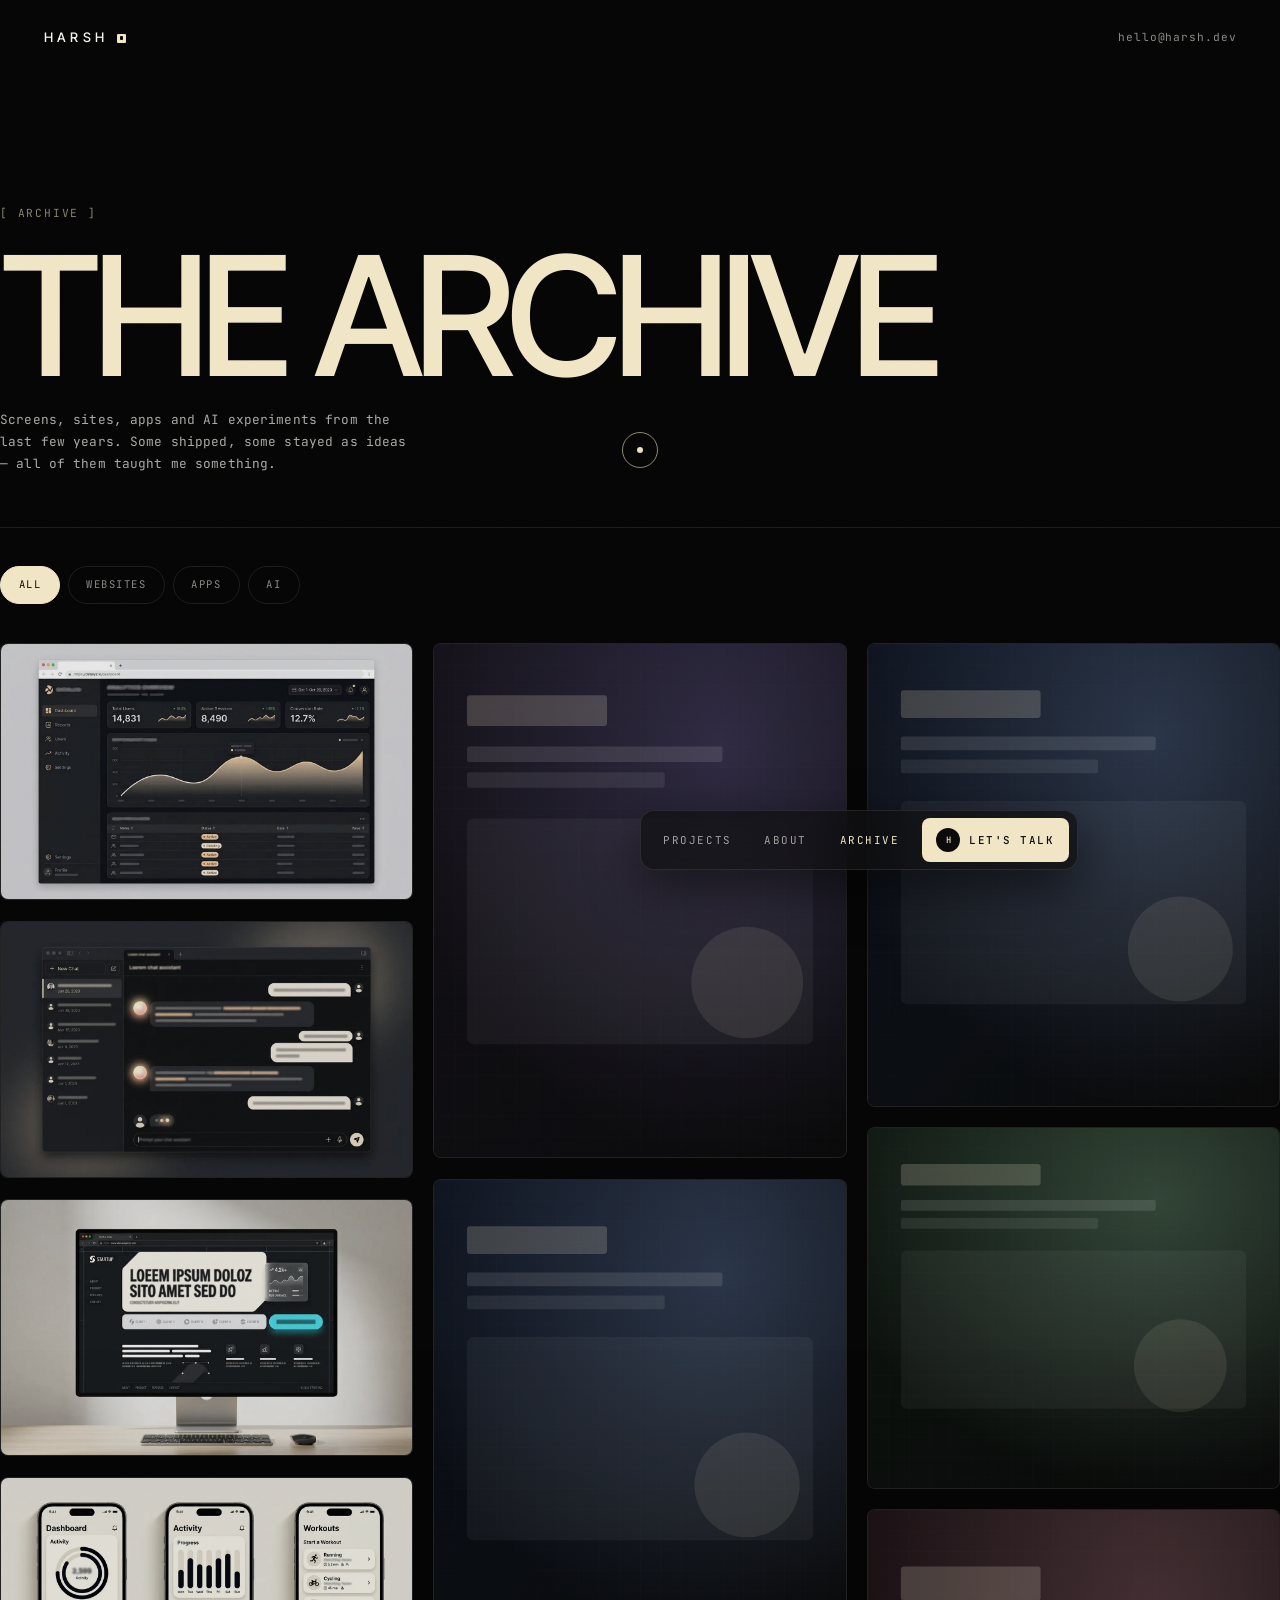
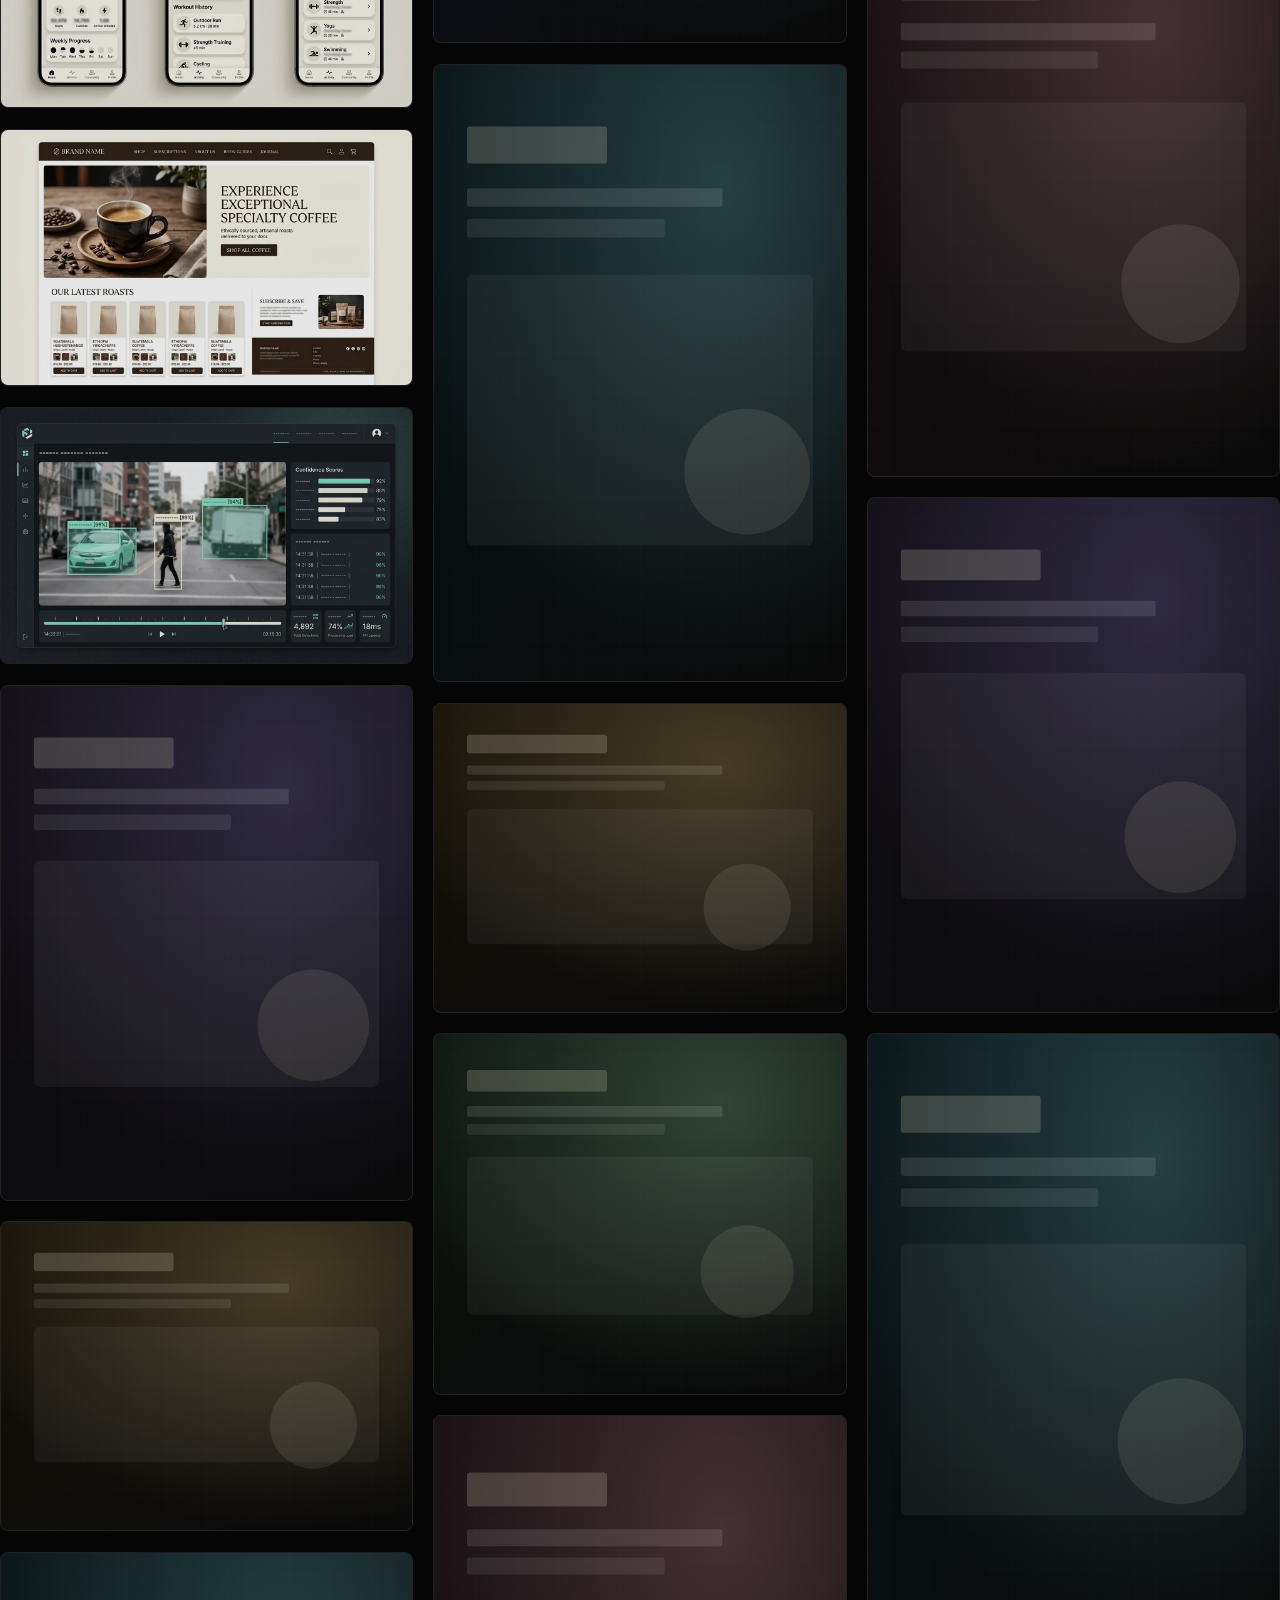
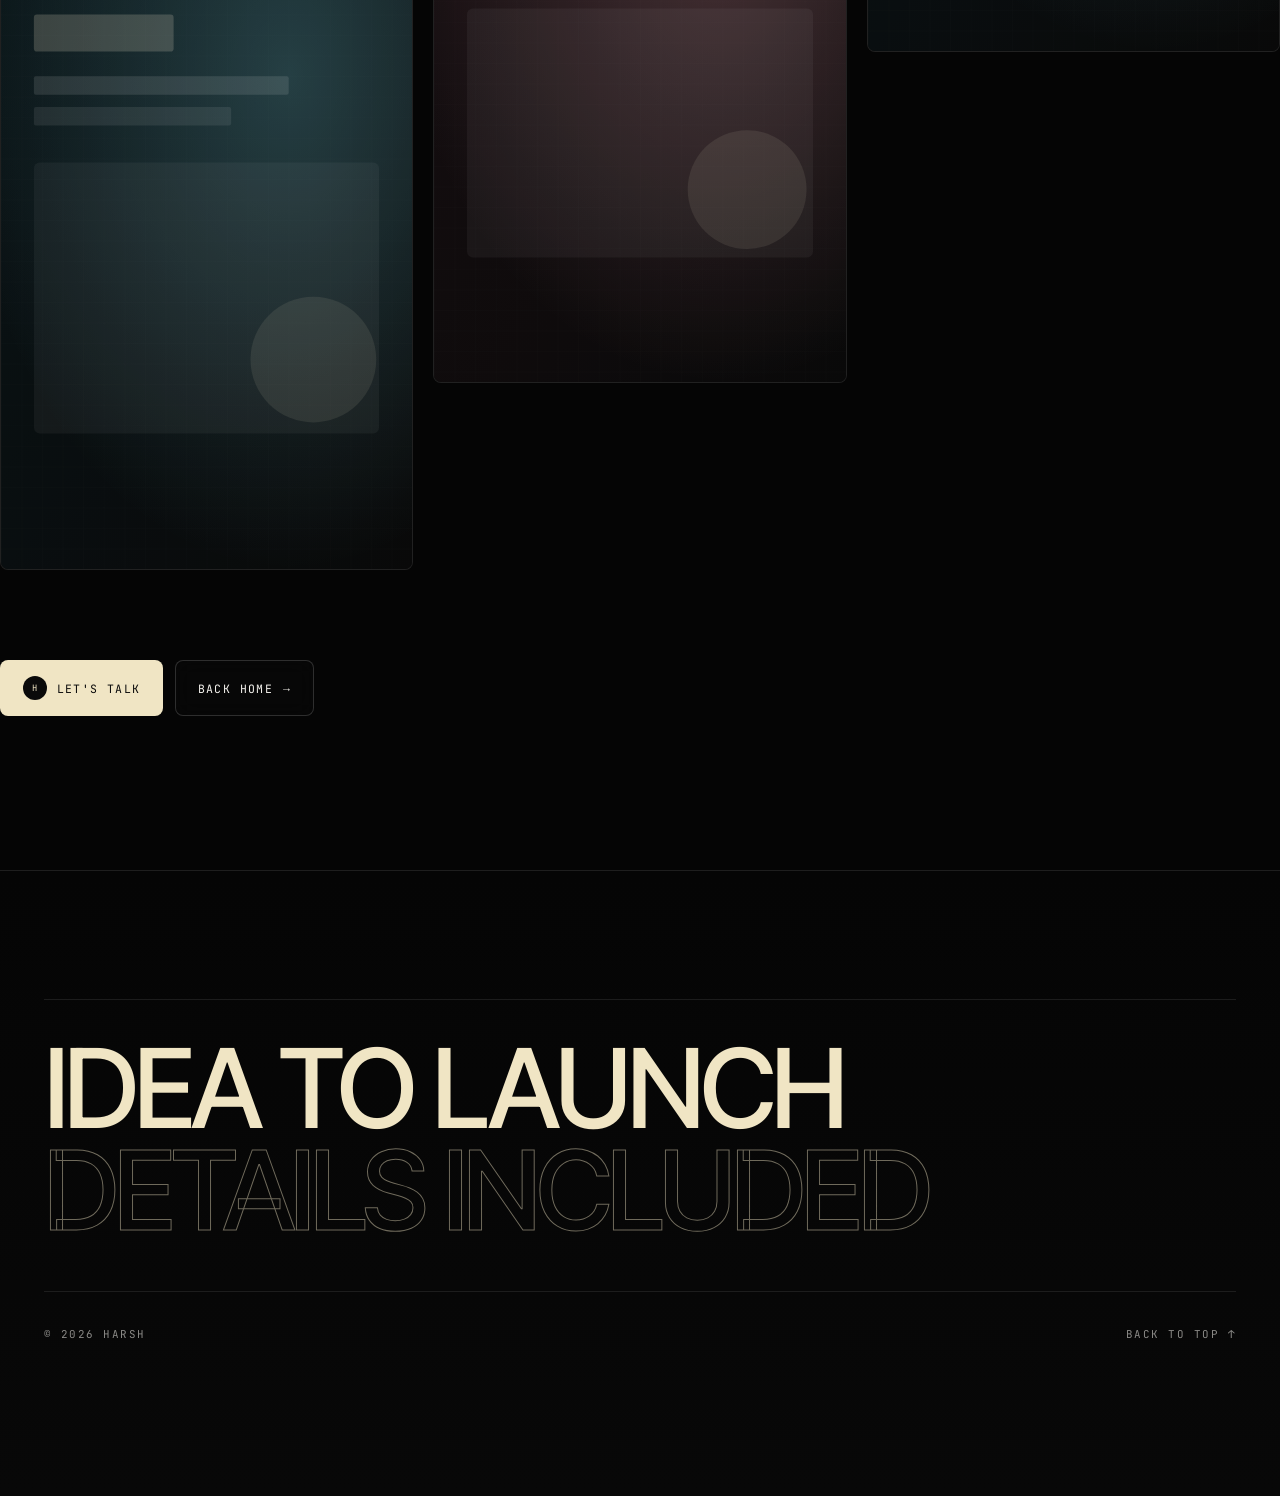
<file: archive.html>
<!DOCTYPE html>
<html lang="en">
<head>
<meta charset="UTF-8">
<script>document.documentElement.classList.add('js');</script>

<meta name="viewport" content="width=device-width, initial-scale=1, viewport-fit=cover">
<title>Archive — Harsh</title>
<meta name="description" content="The archive: websites, apps and AI experiments by Harsh.">
<meta name="theme-color" content="#050505">
<meta property="og:image" content="assets/img/og.png">
<meta property="og:image:width" content="1200">
<meta property="og:image:height" content="630">
<meta name="twitter:card" content="summary_large_image">
<meta name="twitter:title" content="Harsh — Websites, Apps & AI">
<meta name="twitter:description" content="Web developer building websites, apps and AI products.">
<meta name="twitter:image" content="assets/img/og.png">
<meta property="og:title" content="Archive — Harsh">
<meta property="og:description" content="Archive — Harsh — project case study by Harsh.">
<meta property="og:type" content="website">
<link rel="icon" href="assets/img/favicon.svg" type="image/svg+xml">
<link rel="stylesheet" href="assets/css/styles.css">
</head>
<body class="is-loading">

<div class="grain" aria-hidden="true"></div>
<div class="cursor" id="cursor" aria-hidden="true"><span class="cursor__dot"></span><span class="cursor__ring"></span></div>

<header class="topbar">
  <a class="topbar__logo" href="index.html" aria-label="Harsh — home">
    <span class="topbar__logoText">HARSH</span><span class="glyph glyph--sm" aria-hidden="true"></span>
  </a>
  <div class="topbar__right">
    <a class="topbar__mail" href="mailto:hello@harsh.dev">hello@harsh.dev</a>
  </div>
</header>

<main class="archive shell" id="top">
  <header class="archive__head">
    <p class="label">[ Archive ]</p>
    <h1 class="archive__title">The archive</h1>
    <p class="mono-sm archive__sub">Screens, sites, apps and AI experiments from the last few years. Some shipped, some stayed as ideas — all of them taught me something.</p>
  </header>

  <div class="filters" role="tablist" aria-label="Filter work by type">
    <button type="button" class="is-active" data-filter="all">All</button>
    <button type="button" data-filter="websites">Websites</button>
    <button type="button" data-filter="apps">Apps</button>
    <button type="button" data-filter="ai">AI</button>
  </div>

  <div class="archive__grid">
    <figure class="tile" data-title="Nova — Analytics dashboard" data-cat="apps ai">
      <img src="assets/img/project-nova.webp" alt="Nova analytics dashboard" loading="lazy">
      <figcaption><span>Nova — Analytics dashboard</span><span>App · AI</span></figcaption>
    </figure>

    <figure class="tile" data-title="Aria — AI support agent" data-cat="ai apps">
      <img src="assets/img/project-aria.webp" alt="Aria AI support agent" loading="lazy">
      <figcaption><span>Aria — AI support agent</span><span>AI</span></figcaption>
    </figure>

    <figure class="tile" data-title="Cadence — Startup website" data-cat="websites">
      <img src="assets/img/project-cadence.webp" alt="Cadence startup website" loading="lazy">
      <figcaption><span>Cadence — Startup website</span><span>Website</span></figcaption>
    </figure>

    <figure class="tile" data-title="Fitloop — Fitness app" data-cat="apps">
      <img src="assets/img/project-fitloop.webp" alt="Fitloop fitness app" loading="lazy">
      <figcaption><span>Fitloop — Fitness app</span><span>App</span></figcaption>
    </figure>

    <figure class="tile" data-title="Brew &amp; Co. — Coffee store" data-cat="websites">
      <img src="assets/img/project-brew.webp" alt="Brew and Co coffee store" loading="lazy">
      <figcaption><span>Brew &amp; Co. — Coffee store</span><span>Website</span></figcaption>
    </figure>

    <figure class="tile" data-title="Vision — Computer vision platform" data-cat="ai apps">
      <img src="assets/img/project-vision.webp" alt="Vision computer vision platform" loading="lazy">
      <figcaption><span>Vision — CV platform</span><span>AI</span></figcaption>
    </figure>

    <!-- placeholder tiles — swap the src/figcaption with real screenshots -->
    <figure class="tile" data-title="Onboarding flow for a SaaS product" data-cat="apps">
      <img src="assets/img/tile-01.svg" alt="Onboarding flow screens" loading="lazy">
      <figcaption><span>Onboarding flow</span><span>App</span></figcaption>
    </figure>

    <figure class="tile" data-title="Pricing page experiment" data-cat="websites">
      <img src="assets/img/tile-02.svg" alt="Pricing page experiment" loading="lazy">
      <figcaption><span>Pricing experiment</span><span>Website</span></figcaption>
    </figure>

    <figure class="tile" data-title="Chat playground for an LLM product" data-cat="ai">
      <img src="assets/img/tile-03.svg" alt="LLM chat playground" loading="lazy">
      <figcaption><span>LLM playground</span><span>AI</span></figcaption>
    </figure>

    <figure class="tile" data-title="Design system — buttons and inputs" data-cat="websites apps">
      <img src="assets/img/tile-01.svg" alt="Design system components" loading="lazy">
      <figcaption><span>Design system</span><span>Systems</span></figcaption>
    </figure>

    <figure class="tile" data-title="Fintech landing page" data-cat="websites">
      <img src="assets/img/tile-04.svg" alt="Fintech landing page" loading="lazy">
      <figcaption><span>Fintech landing</span><span>Website</span></figcaption>
    </figure>

    <figure class="tile" data-title="Automated invoice generator" data-cat="ai apps">
      <img src="assets/img/tile-03.svg" alt="Invoice generator tool" loading="lazy">
      <figcaption><span>Invoice generator</span><span>AI · Tool</span></figcaption>
    </figure>

    <figure class="tile" data-title="Booking flow for a service business" data-cat="apps websites">
      <img src="assets/img/tile-02.svg" alt="Booking flow" loading="lazy">
      <figcaption><span>Booking flow</span><span>App</span></figcaption>
    </figure>

    <figure class="tile" data-title="Docs site for a developer tool" data-cat="websites">
      <img src="assets/img/tile-05.svg" alt="Developer documentation site" loading="lazy">
      <figcaption><span>Docs site</span><span>Website</span></figcaption>
    </figure>

    <figure class="tile" data-title="Voice AI demo" data-cat="ai">
      <img src="assets/img/tile-06.svg" alt="Voice AI demo" loading="lazy">
      <figcaption><span>Voice AI demo</span><span>AI</span></figcaption>
    </figure>

    <figure class="tile" data-title="Mobile navigation patterns" data-cat="apps">
      <img src="assets/img/tile-04.svg" alt="Mobile navigation patterns" loading="lazy">
      <figcaption><span>Mobile nav patterns</span><span>App</span></figcaption>
    </figure>

    <figure class="tile" data-title="Analytics charts library" data-cat="apps ai">
      <img src="assets/img/tile-05.svg" alt="Charts library" loading="lazy">
      <figcaption><span>Charts library</span><span>App</span></figcaption>
    </figure>

    <figure class="tile" data-title="Portfolio 2025" data-cat="websites">
      <img src="assets/img/tile-06.svg" alt="Portfolio 2025" loading="lazy">
      <figcaption><span>Portfolio '25</span><span>Website</span></figcaption>
    </figure>

    <figure class="tile" data-title="Auth screens — login, signup, reset" data-cat="apps">
      <img src="assets/img/tile-01.svg" alt="Auth screens" loading="lazy">
      <figcaption><span>Auth screens</span><span>App</span></figcaption>
    </figure>

    <figure class="tile" data-title="Email templates for a product launch" data-cat="websites">
      <img src="assets/img/tile-03.svg" alt="Email templates" loading="lazy">
      <figcaption><span>Email templates</span><span>Marketing</span></figcaption>
    </figure>
  </div>

  <div class="cta__actions" style="justify-content:flex-start;margin-top:clamp(50px,7vw,90px)">
    <a class="btn btn--cream" href="mailto:hello@harsh.dev"><span class="avatar avatar--btn" data-initials="H"></span>Let's talk</a>
    <a class="btn btn--ghost" href="index.html">Back home <span aria-hidden="true">→</span></a>
  </div>
</main>

<footer class="footer">
  <div class="shell">
    <div class="footer__huge" aria-hidden="true">
      <span>IDEA TO LAUNCH</span>
      <span class="is-outline">DETAILS INCLUDED</span>
    </div>
    <div class="footer__bottom">
      <p class="mono-xs">© <span data-year>2026</span> harsh</p>
      <a class="mono-xs footer__top-link" href="#top">Back to top ↑</a>
    </div>
  </div>
</footer>

<nav class="dock" aria-label="Primary">
  <div class="dock__inner">
    <a href="index.html#featured">Projects</a>
    <a href="index.html#about">About</a>
    <a href="archive.html" class="is-active">Archive</a>
    <a class="dock__cta" href="mailto:hello@harsh.dev"><span class="avatar avatar--btn" data-initials="H"></span>Let's talk</a>
  </div>
</nav>

<div class="lightbox" id="lightbox" hidden role="dialog" aria-modal="true" aria-label="Project preview">
  <button class="lightbox__close" type="button">Close ✕</button>
  <div>
    <img src="assets/img/project-nova.webp" alt="">
    <div class="lightbox__bar">
      <span class="mono-xs" data-lb-title></span>
      <span class="mono-xs" data-lb-cat></span>
    </div>
  </div>
</div>

<script src="assets/js/main.js"></script>
</body>
</html>
</file>
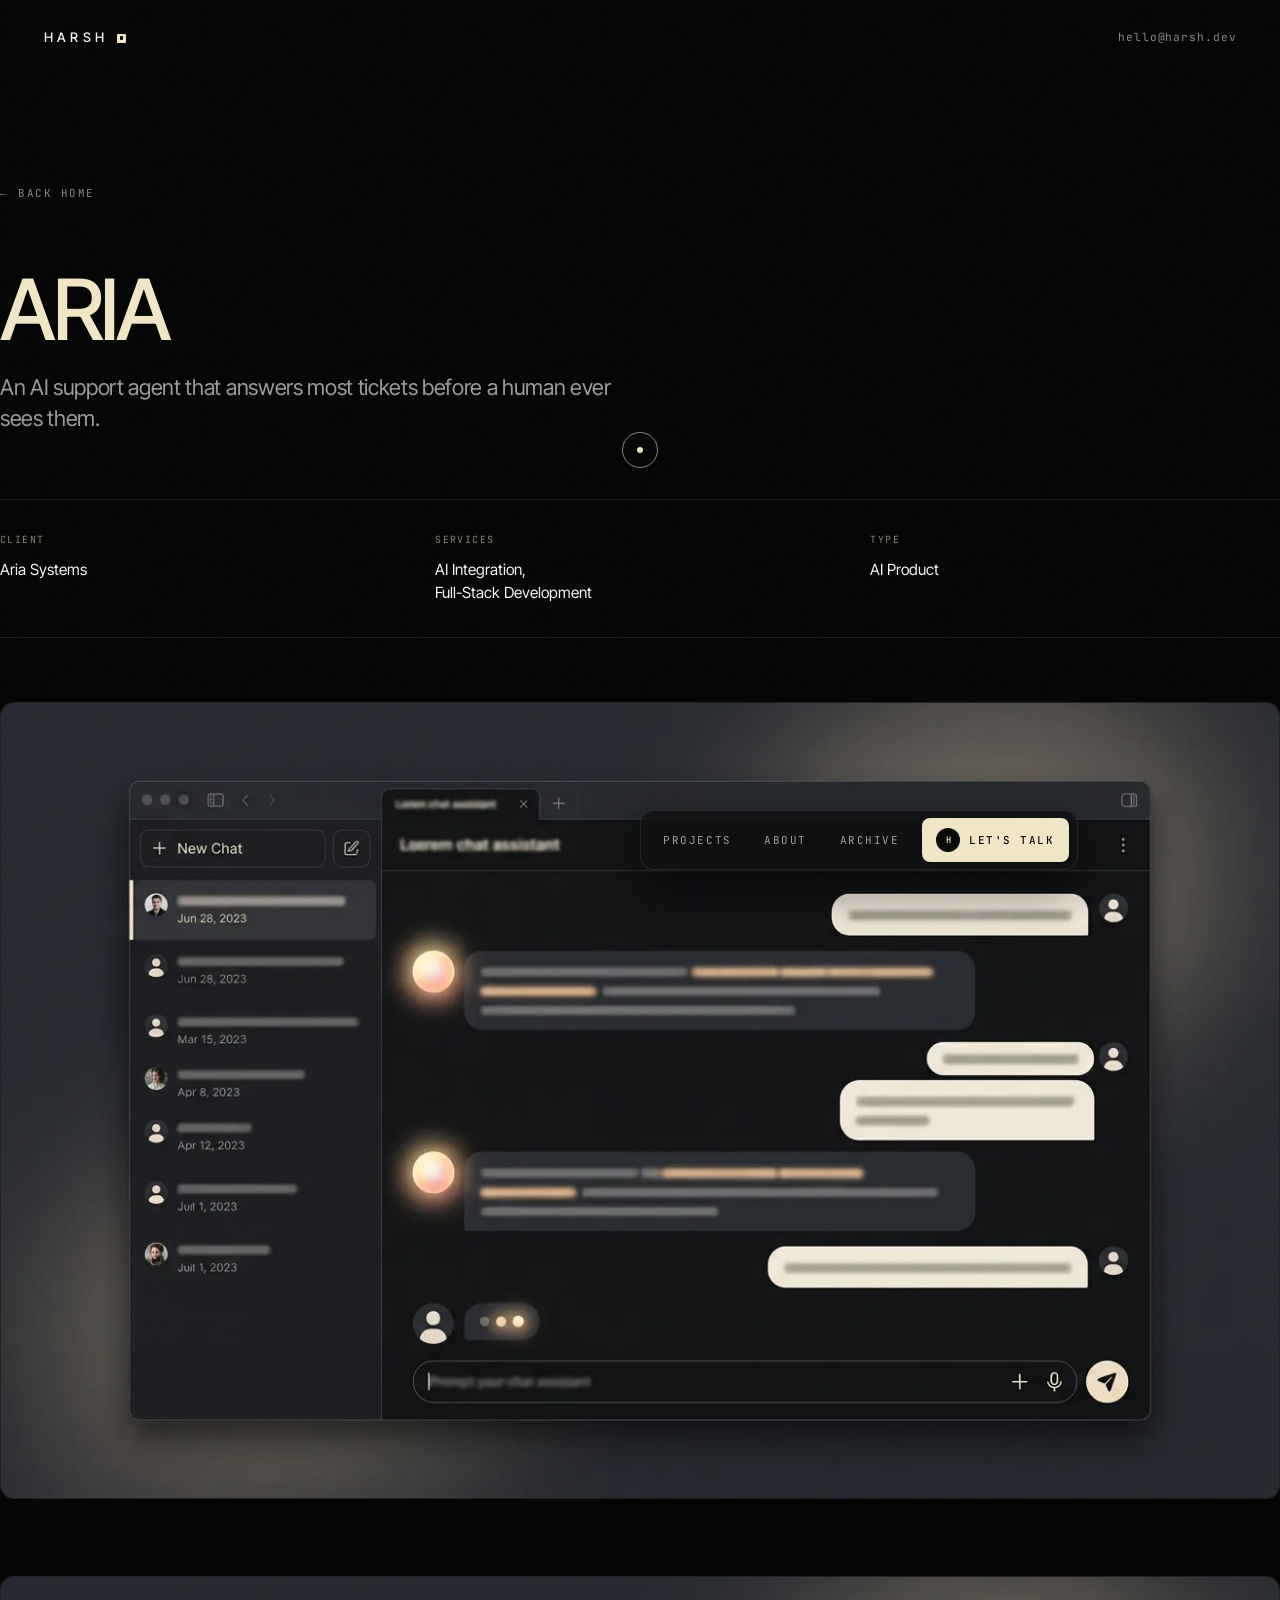
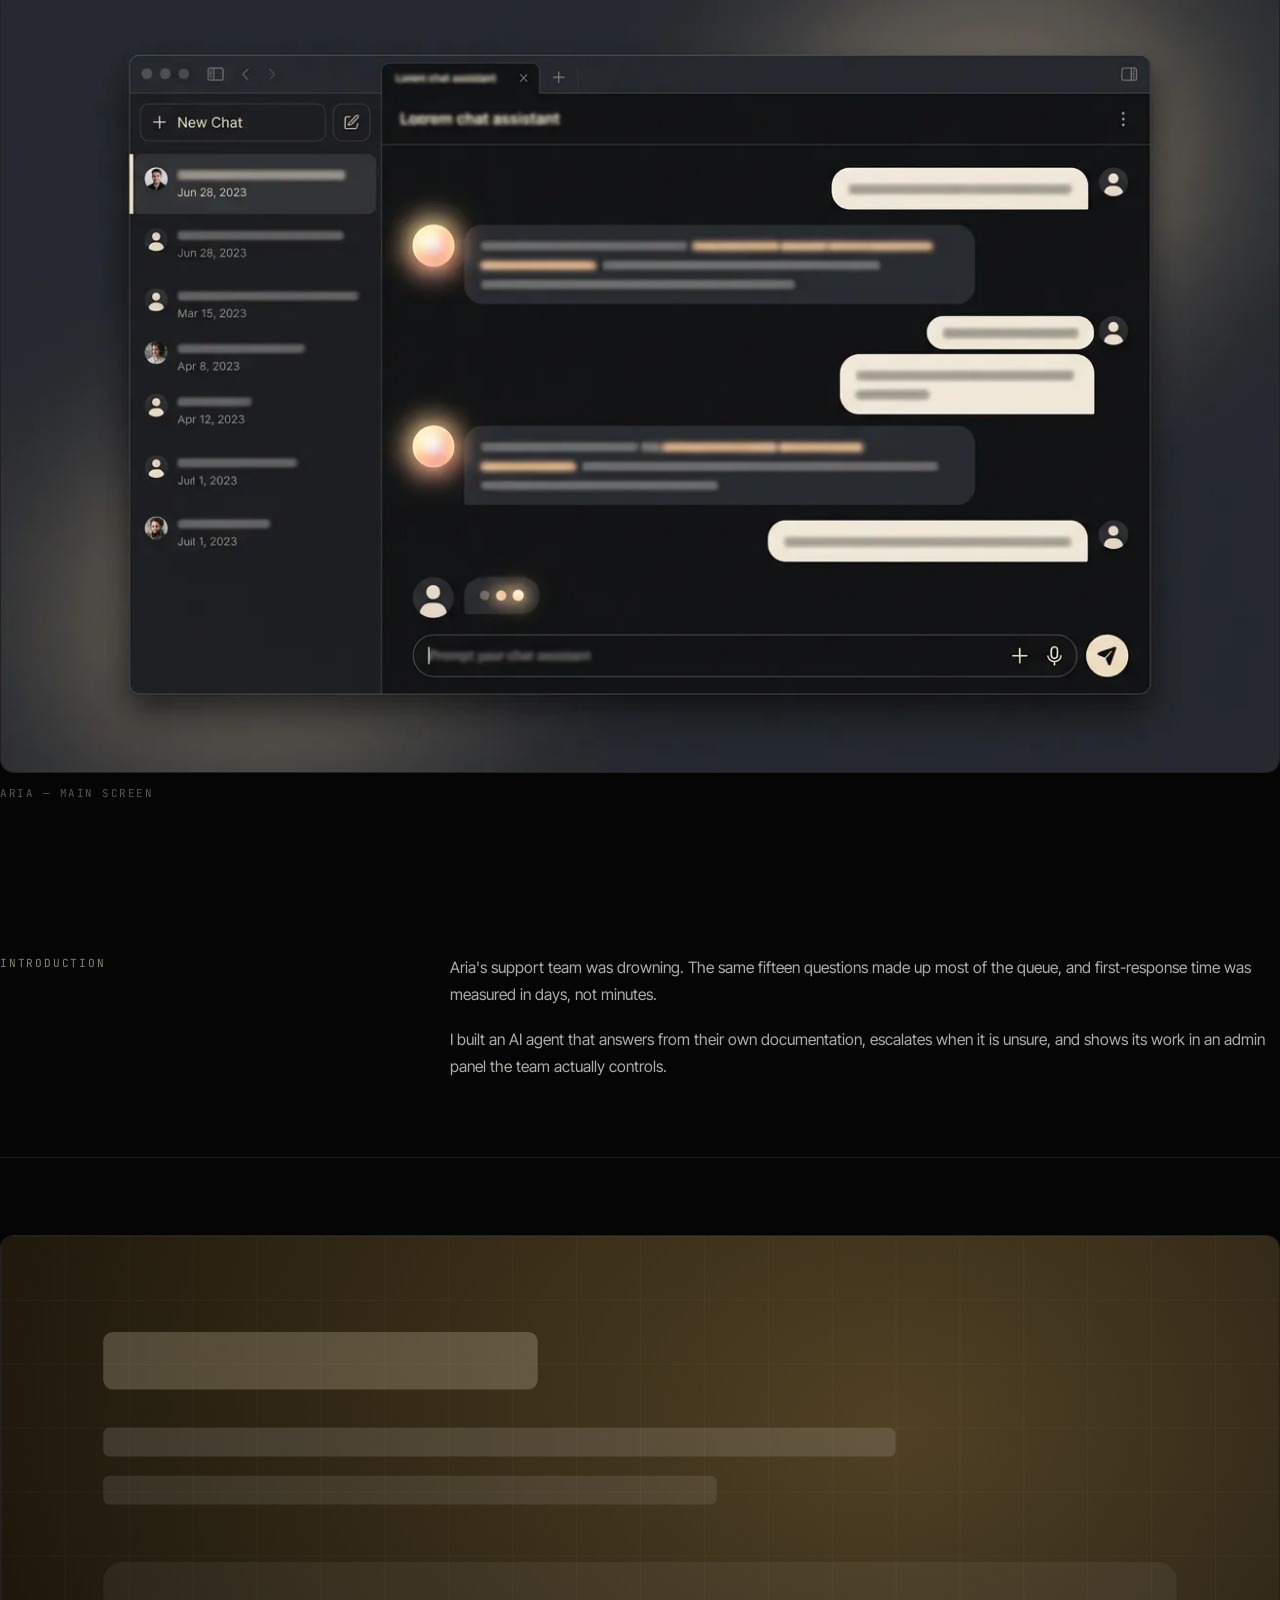
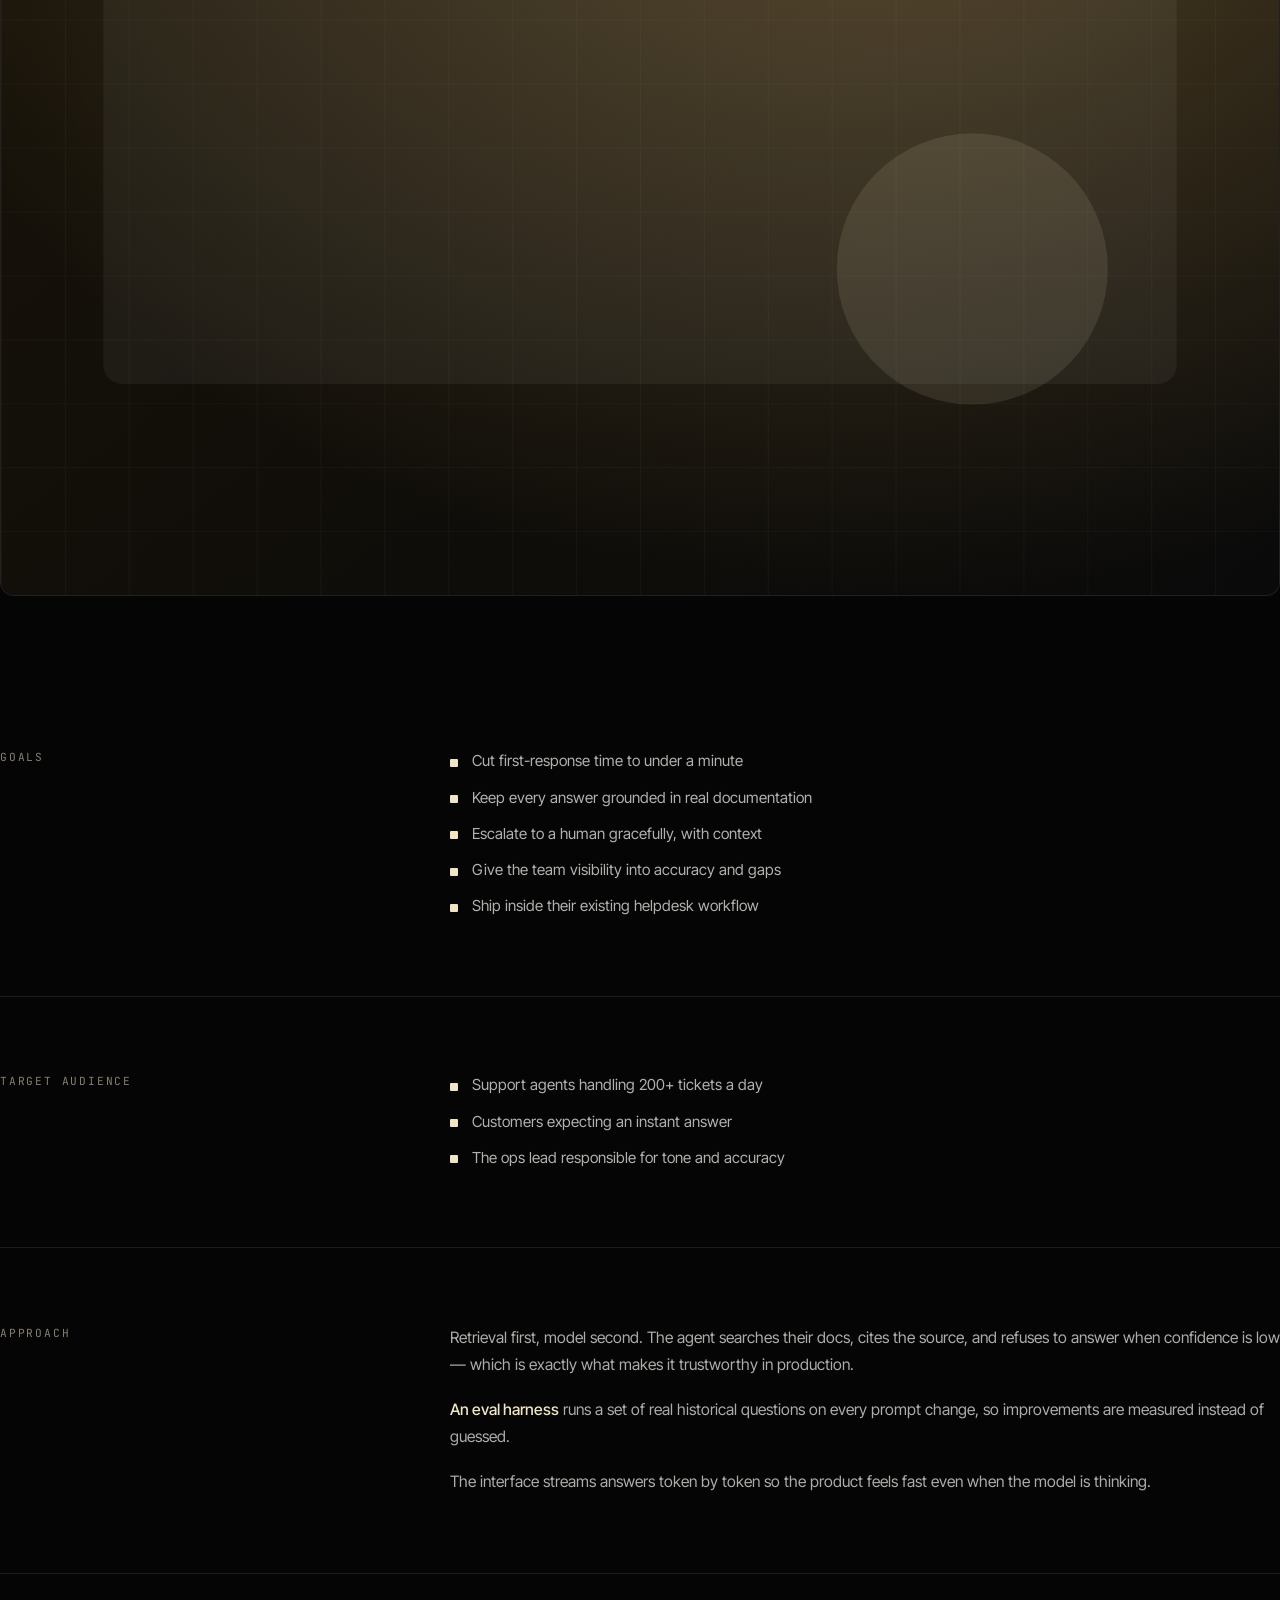
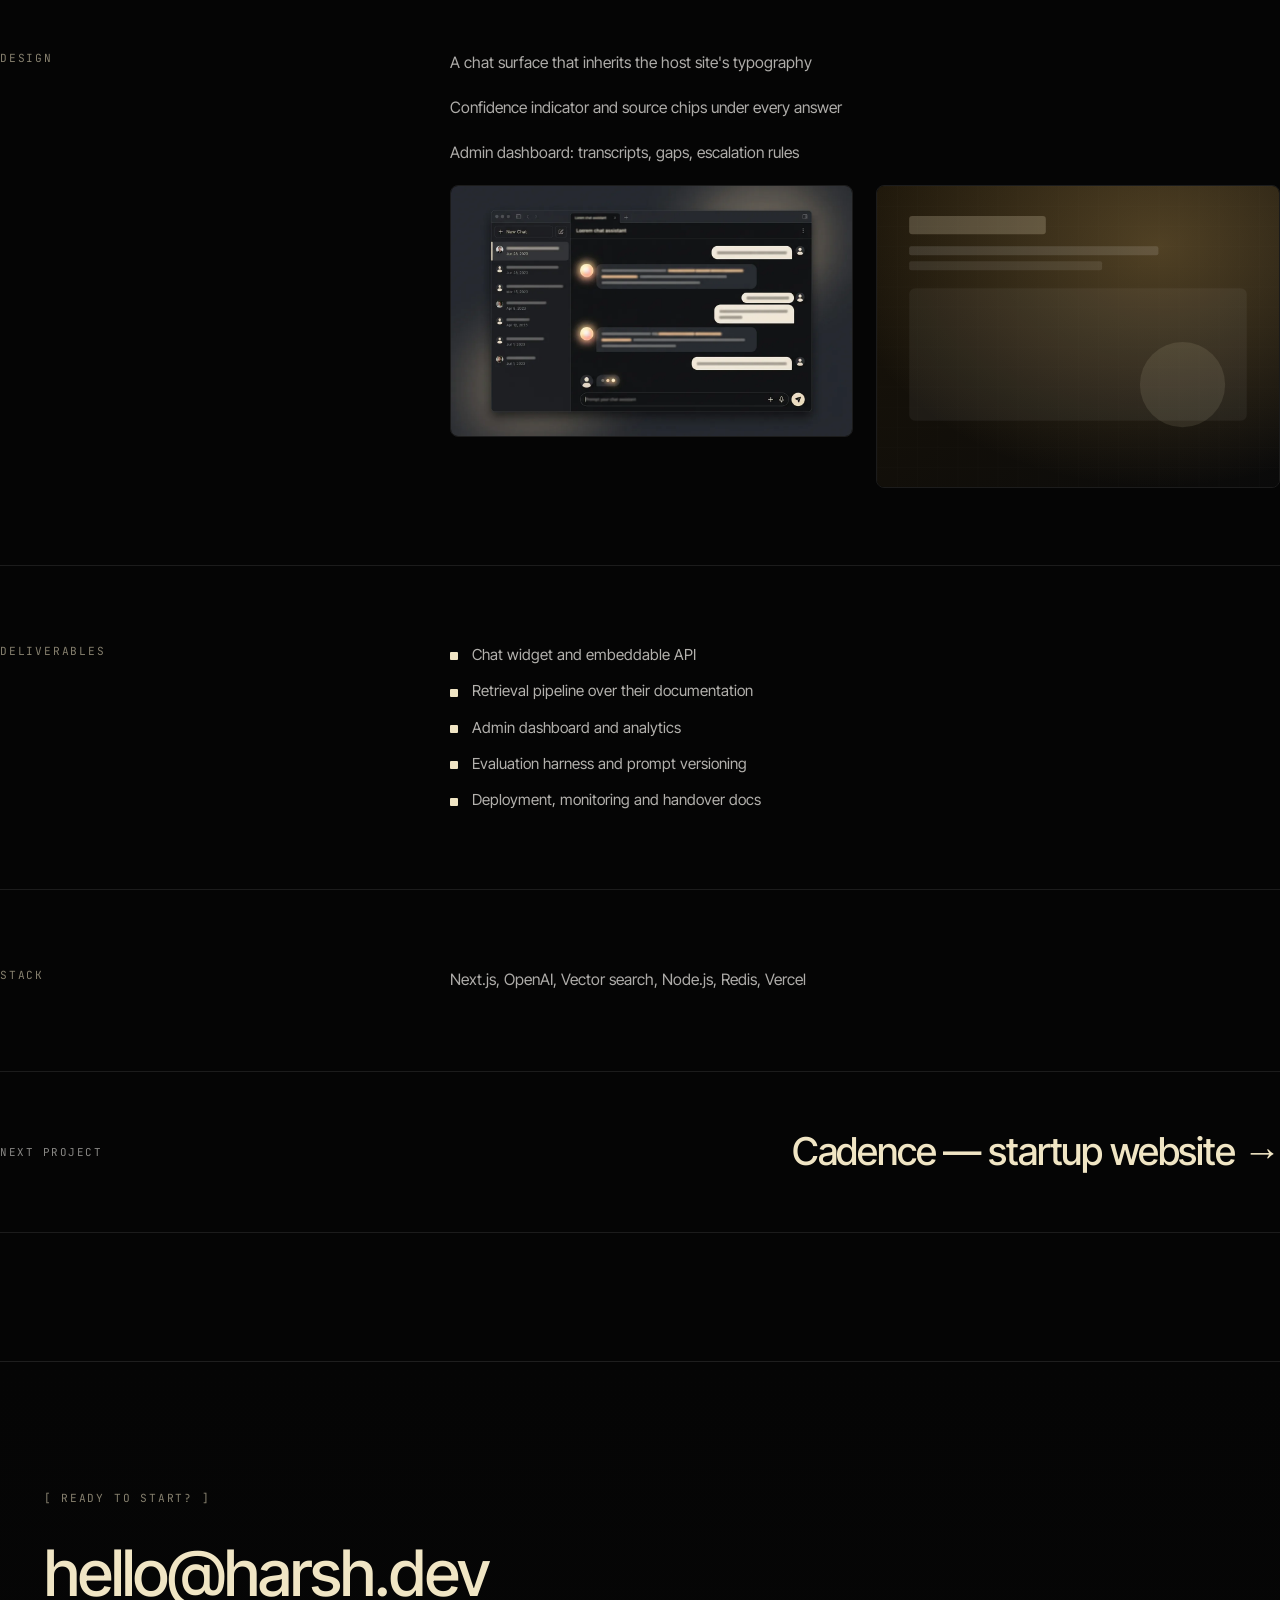
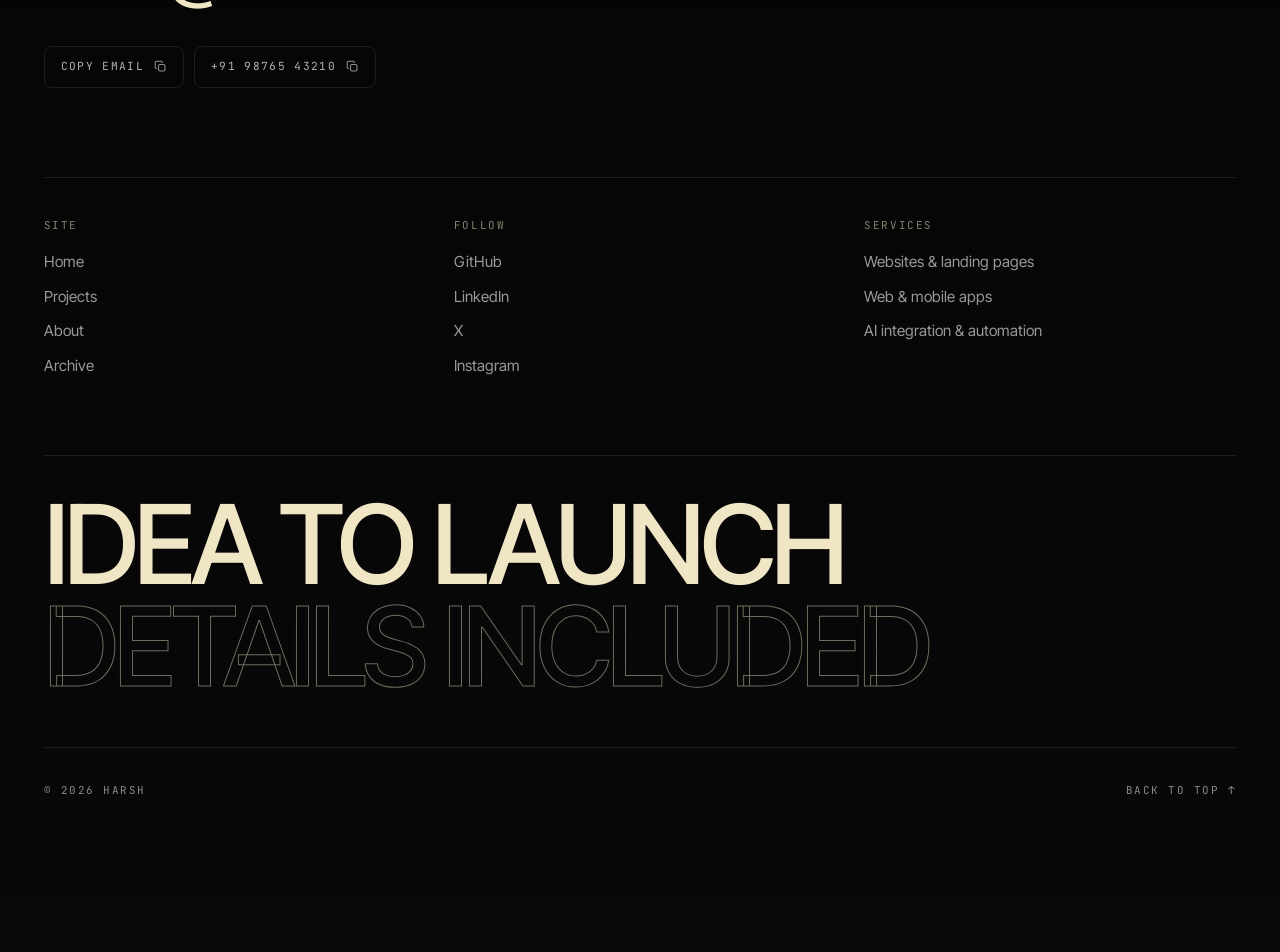
<file: aria.html>
<!DOCTYPE html>
<html lang="en">
<head>
<meta charset="UTF-8">
<script>document.documentElement.classList.add('js');</script>

<meta name="viewport" content="width=device-width, initial-scale=1, viewport-fit=cover">
<title>Aria — Harsh</title>
<meta name="description" content="An AI support agent that answers most tickets before a human ever sees them.">
<meta name="theme-color" content="#050505">
<meta property="og:image" content="assets/img/og.png">
<meta property="og:image:width" content="1200">
<meta property="og:image:height" content="630">
<meta name="twitter:card" content="summary_large_image">
<meta name="twitter:title" content="Harsh — Websites, Apps & AI">
<meta name="twitter:description" content="Web developer building websites, apps and AI products.">
<meta name="twitter:image" content="assets/img/og.png">
<meta property="og:title" content="Aria — Harsh">
<meta property="og:description" content="Aria — Harsh — project case study by Harsh.">
<meta property="og:type" content="website">
<link rel="icon" href="assets/img/favicon.svg" type="image/svg+xml">
<link rel="stylesheet" href="assets/css/styles.css">
</head>
<body>

<div class="grain" aria-hidden="true"></div>
<div class="cursor" id="cursor" aria-hidden="true"><span class="cursor__dot"></span><span class="cursor__ring"></span></div>

<header class="topbar">
  <a class="topbar__logo" href="index.html" aria-label="Harsh — home">
    <span class="topbar__logoText">HARSH</span><span class="glyph glyph--sm" aria-hidden="true"></span>
  </a>
  <div class="topbar__right">
    <a class="topbar__mail" href="mailto:hello@harsh.dev">hello@harsh.dev</a>
  </div>
</header>

<main class="cs shell" id="top">
  <a class="cs__back" href="index.html"><span aria-hidden="true">←</span> Back home</a>

  <h1 class="cs__title">Aria</h1>
  <p class="cs__lede">An AI support agent that answers most tickets before a human ever sees them.</p>

  <div class="cs__meta">
    <div><p class="k">Client</p><p class="v">Aria Systems</p></div>
    <div><p class="k">Services</p><p class="v">AI Integration,<br>Full-Stack Development</p></div>
    <div><p class="k">Type</p><p class="v">AI Product</p></div>
  </div>

  <figure class="cs__hero">
    <img src="assets/img/project-aria.webp" alt="Aria — main screen">
  </figure>

  <figure class="cs__figure">
    <img src="assets/img/project-aria.webp" alt="Aria — main screen" loading="lazy">
    <figcaption class="mono-xs">Aria — main screen</figcaption>
  </figure>

  <section class="cs__section">
    <h2>Introduction</h2>
    <div class="cs__body"><p>Aria's support team was drowning. The same fifteen questions made up most of the queue, and first-response time was measured in days, not minutes.</p><p>I built an AI agent that answers from their own documentation, escalates when it is unsure, and shows its work in an admin panel the team actually controls.</p></div>
  </section>

  <figure class="cs__figure">
    <img src="assets/img/tile-02.svg" alt="Project screen" loading="lazy">
    
  </figure>

  <section class="cs__section">
    <h2>Goals</h2>
    <div class="cs__body"><ul class="cs__list"><li>Cut first-response time to under a minute</li><li>Keep every answer grounded in real documentation</li><li>Escalate to a human gracefully, with context</li><li>Give the team visibility into accuracy and gaps</li><li>Ship inside their existing helpdesk workflow</li></ul></div>
  </section>

  <section class="cs__section">
    <h2>Target audience</h2>
    <div class="cs__body"><ul class="cs__list"><li>Support agents handling 200+ tickets a day</li><li>Customers expecting an instant answer</li><li>The ops lead responsible for tone and accuracy</li></ul></div>
  </section>

  <section class="cs__section">
    <h2>Approach</h2>
    <div class="cs__body"><p>Retrieval first, model second. The agent searches their docs, cites the source, and refuses to answer when confidence is low — which is exactly what makes it trustworthy in production.</p><p><strong>An eval harness</strong> runs a set of real historical questions on every prompt change, so improvements are measured instead of guessed.</p><p>The interface streams answers token by token so the product feels fast even when the model is thinking.</p></div>
  </section>

  <section class="cs__section">
    <h2>Design</h2>
    <div class="cs__body"><p>A chat surface that inherits the host site's typography</p><p>Confidence indicator and source chips under every answer</p><p>Admin dashboard: transcripts, gaps, escalation rules</p><div class="cs__gallery"><img src="assets/img/project-aria.webp" alt="Project detail screen" loading="lazy"><img src="assets/img/tile-02.svg" alt="Project detail screen" loading="lazy"></div></div>
  </section>

  <section class="cs__section">
    <h2>Deliverables</h2>
    <div class="cs__body"><ul class="cs__list"><li>Chat widget and embeddable API</li><li>Retrieval pipeline over their documentation</li><li>Admin dashboard and analytics</li><li>Evaluation harness and prompt versioning</li><li>Deployment, monitoring and handover docs</li></ul></div>
  </section>

  <section class="cs__section">
    <h2>Stack</h2>
    <div class="cs__body"><p>Next.js, OpenAI, Vector search, Node.js, Redis, Vercel</p></div>
  </section>

  <div class="cs__next">
    <span class="mono-xs">Next project</span>
    <a href="cadence.html">Cadence — startup website <span aria-hidden="true">→</span></a>
  </div>
</main>

<footer class="footer">
  <div class="shell">
    <div class="footer__top">
      <p class="label">[ Ready to start? ]</p>
      <a class="footer__mail" href="mailto:hello@harsh.dev">hello@harsh.dev</a>
      <div class="footer__contact">
        <button class="copy" type="button" data-copy="hello@harsh.dev">Copy email <svg class="copy__icon" viewBox="0 0 16 16" aria-hidden="true" focusable="false"><rect x="5.6" y="5.6" width="7.9" height="7.9" rx="1.6" fill="none" stroke="currentColor" stroke-width="1.3"/><path d="M10.4 3.6V3A1.5 1.5 0 0 0 8.9 1.5H3A1.5 1.5 0 0 0 1.5 3v5.9A1.5 1.5 0 0 0 3 10.4h.6" fill="none" stroke="currentColor" stroke-width="1.3"/></svg></button>
        <a class="copy" href="https://wa.me/919876543210" target="_blank" rel="noopener">+91 98765 43210 <svg class="copy__icon" viewBox="0 0 16 16" aria-hidden="true" focusable="false"><rect x="5.6" y="5.6" width="7.9" height="7.9" rx="1.6" fill="none" stroke="currentColor" stroke-width="1.3"/><path d="M10.4 3.6V3A1.5 1.5 0 0 0 8.9 1.5H3A1.5 1.5 0 0 0 1.5 3v5.9A1.5 1.5 0 0 0 3 10.4h.6" fill="none" stroke="currentColor" stroke-width="1.3"/></svg></a>
      </div>
    </div>

    <div class="footer__cols">
      <div class="footer__col">
        <p class="mono-xs">Site</p>
        <a href="index.html">Home</a>
        <a href="index.html#featured">Projects</a>
        <a href="index.html#about">About</a>
        <a href="archive.html">Archive</a>
      </div>
      <div class="footer__col">
        <p class="mono-xs">Follow</p>
        <a href="https://github.com/" target="_blank" rel="noopener">GitHub</a>
        <a href="https://www.linkedin.com/" target="_blank" rel="noopener">LinkedIn</a>
        <a href="https://x.com/" target="_blank" rel="noopener">X</a>
        <a href="https://instagram.com/" target="_blank" rel="noopener">Instagram</a>
      </div>
      <div class="footer__col footer__col--wide">
        <p class="mono-xs">Services</p>
        <a href="mailto:hello@harsh.dev?subject=Website%20project">Websites &amp; landing pages</a>
        <a href="mailto:hello@harsh.dev?subject=App%20project">Web &amp; mobile apps</a>
        <a href="mailto:hello@harsh.dev?subject=AI%20project">AI integration &amp; automation</a>
      </div>
    </div>

    <div class="footer__huge" aria-hidden="true">
      <span>IDEA TO LAUNCH</span>
      <span class="is-outline">DETAILS INCLUDED</span>
    </div>

    <div class="footer__bottom">
      <p class="mono-xs">© <span data-year>2026</span> harsh</p>
      <a class="mono-xs footer__top-link" href="#top">Back to top ↑</a>
    </div>
  </div>
</footer>

<nav class="dock" aria-label="Primary">
  <div class="dock__inner">
    <a href="index.html#featured">Projects</a>
    <a href="index.html#about">About</a>
    <a href="archive.html">Archive</a>
    <a class="dock__cta" href="mailto:hello@harsh.dev"><span class="avatar avatar--btn" data-initials="H"></span>Let's talk</a>
  </div>
</nav>

<script src="assets/js/main.js"></script>
</body>
</html>
</file>
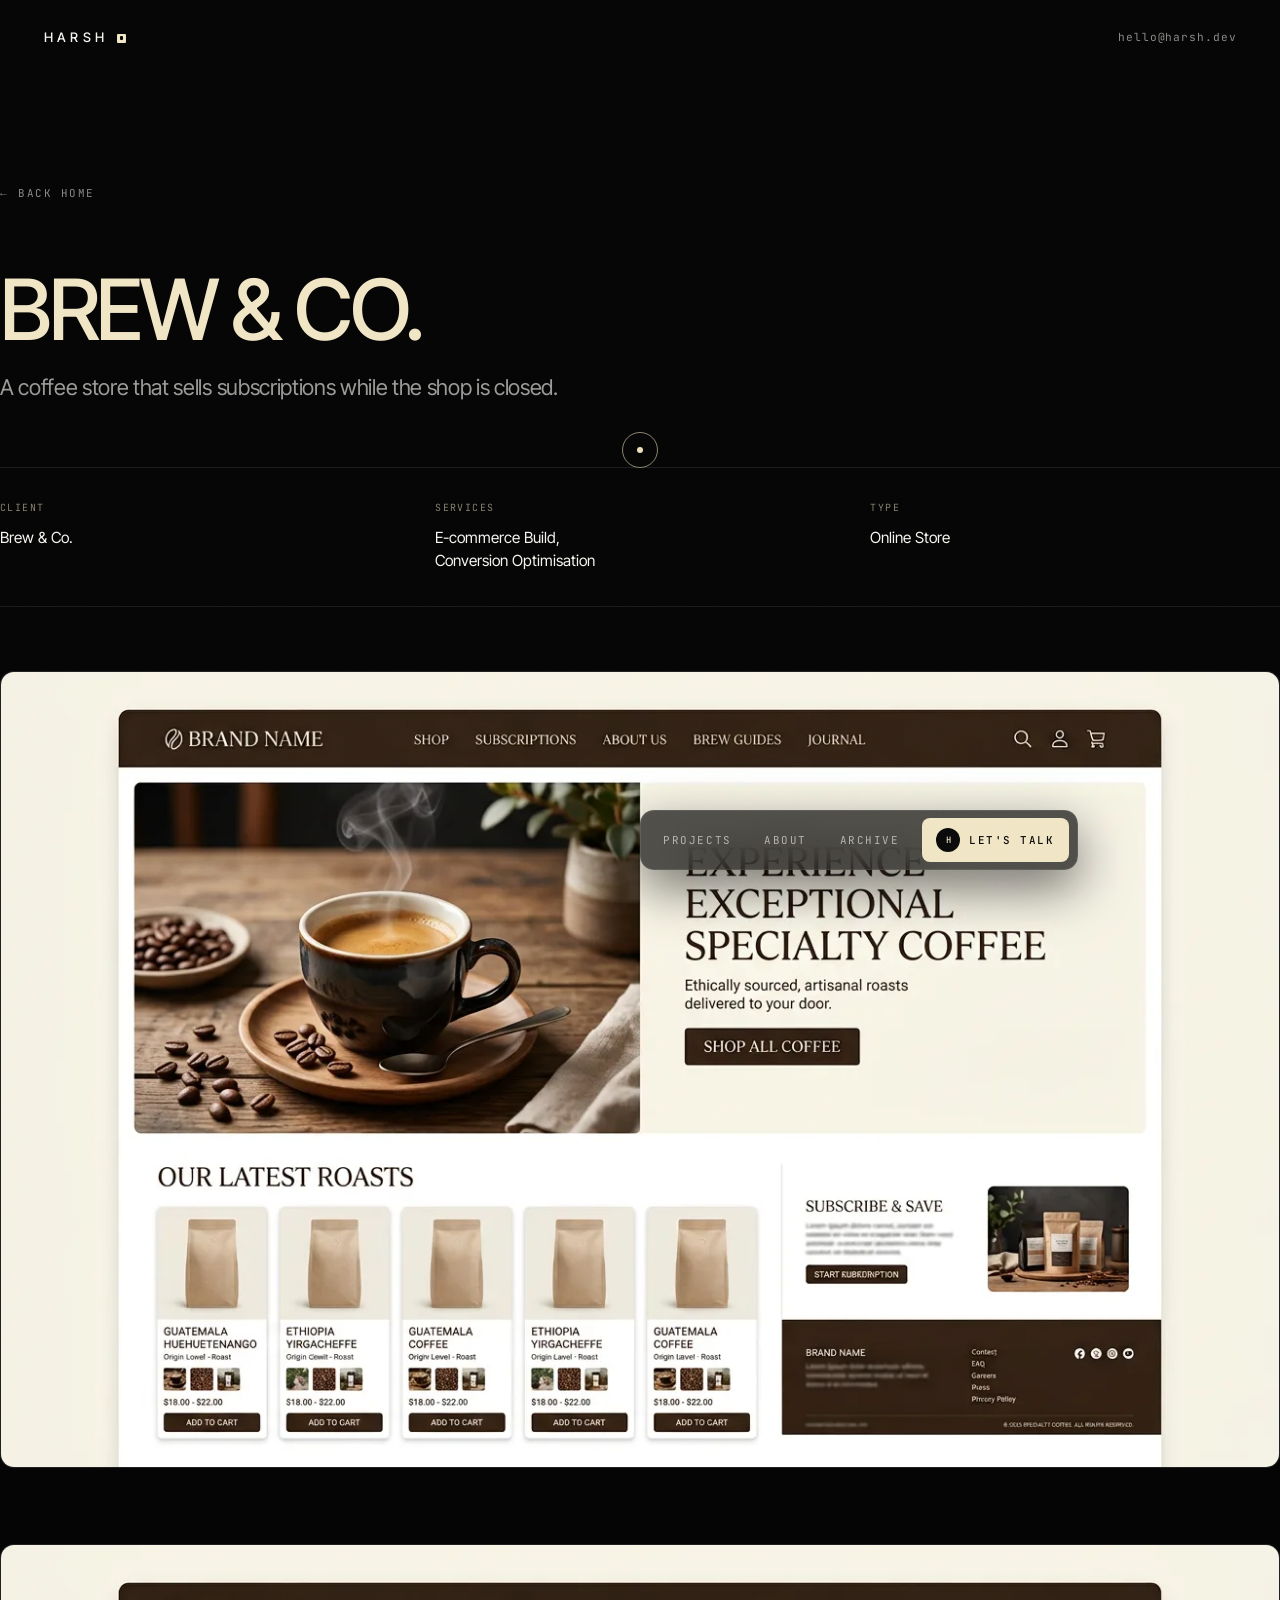
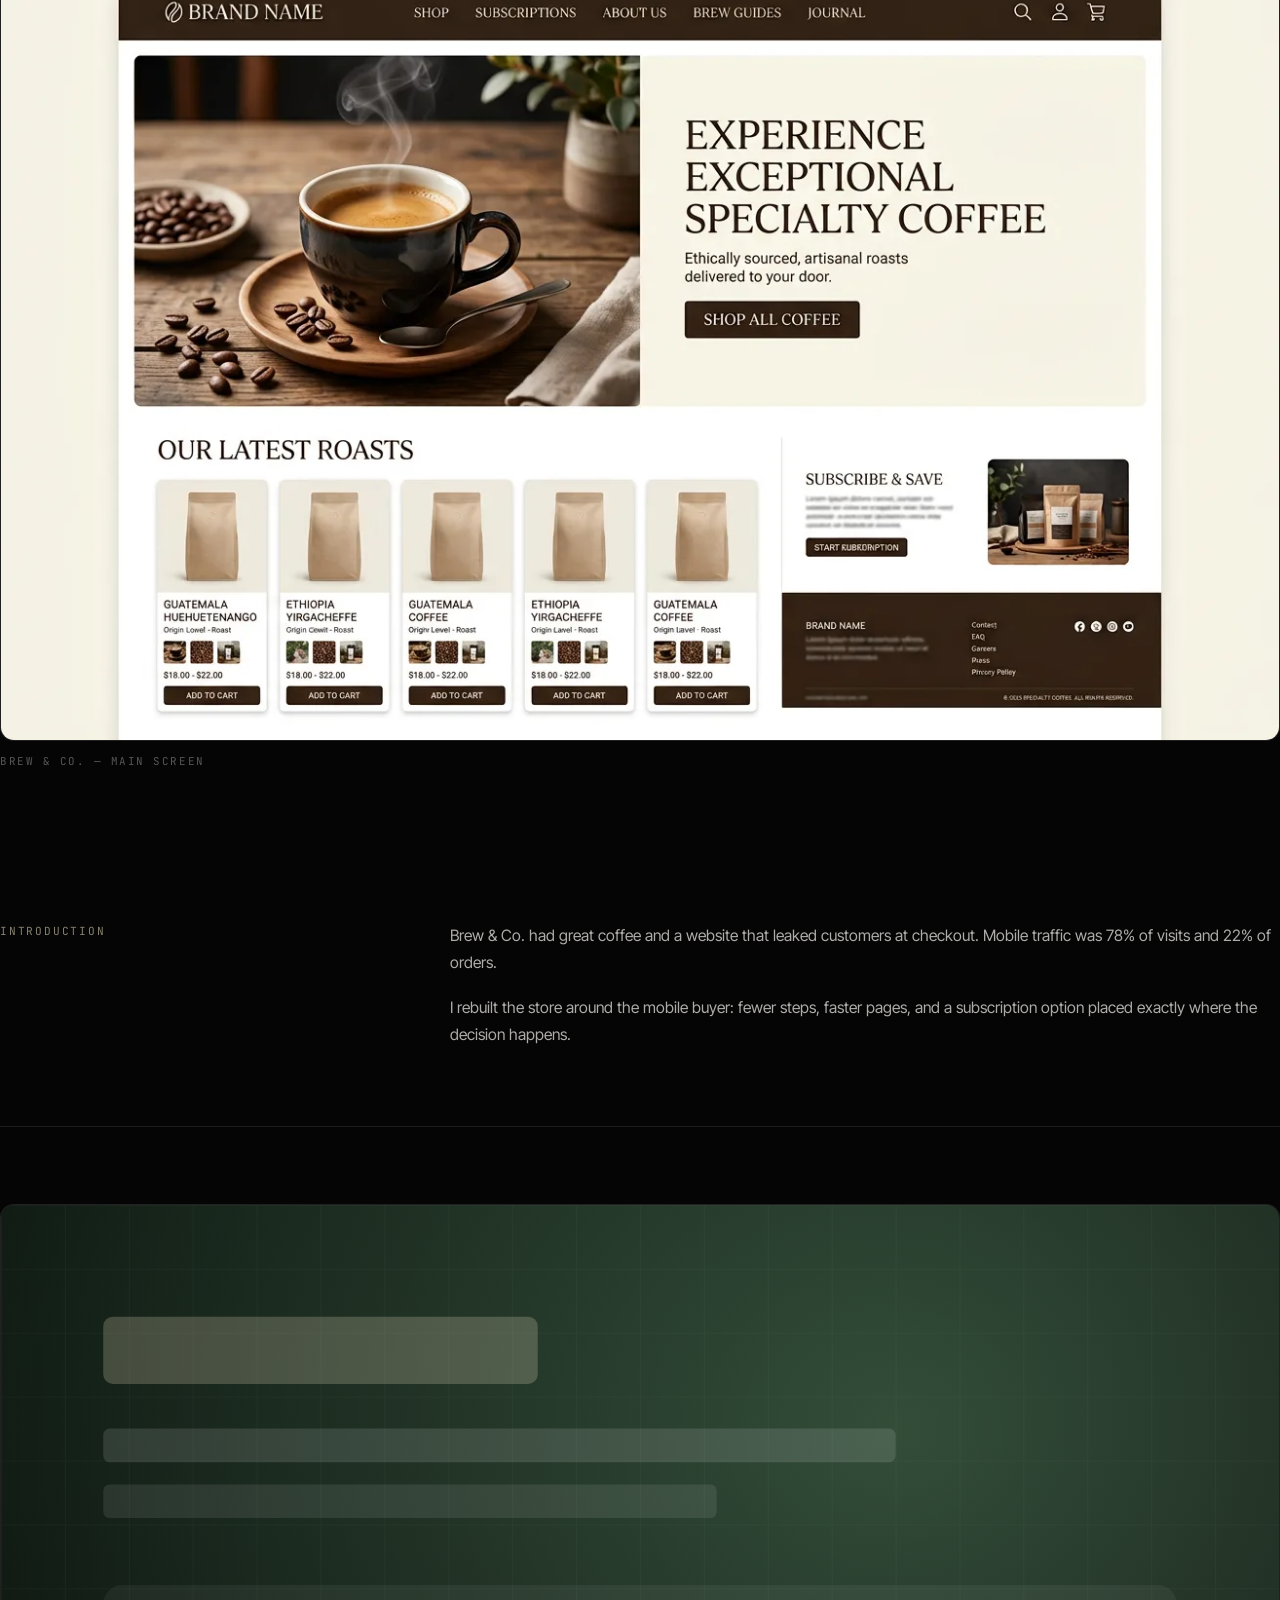
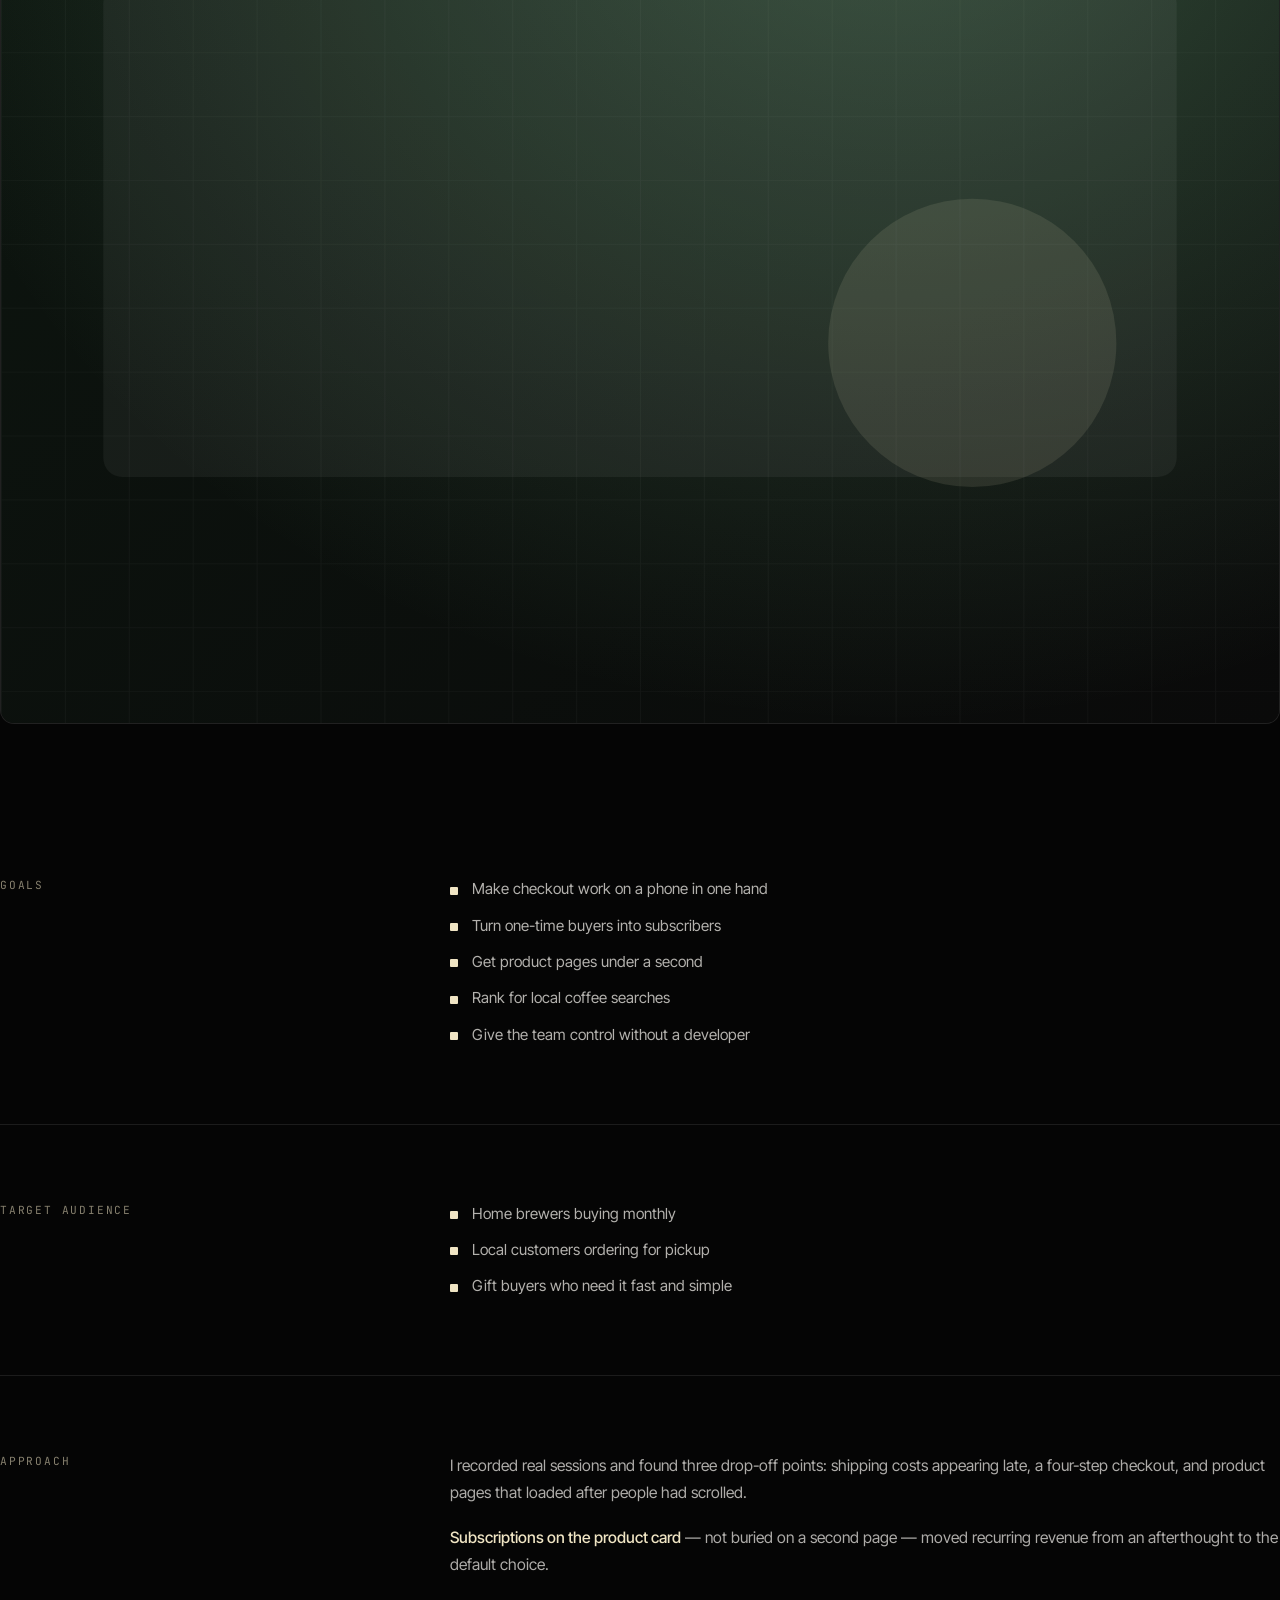
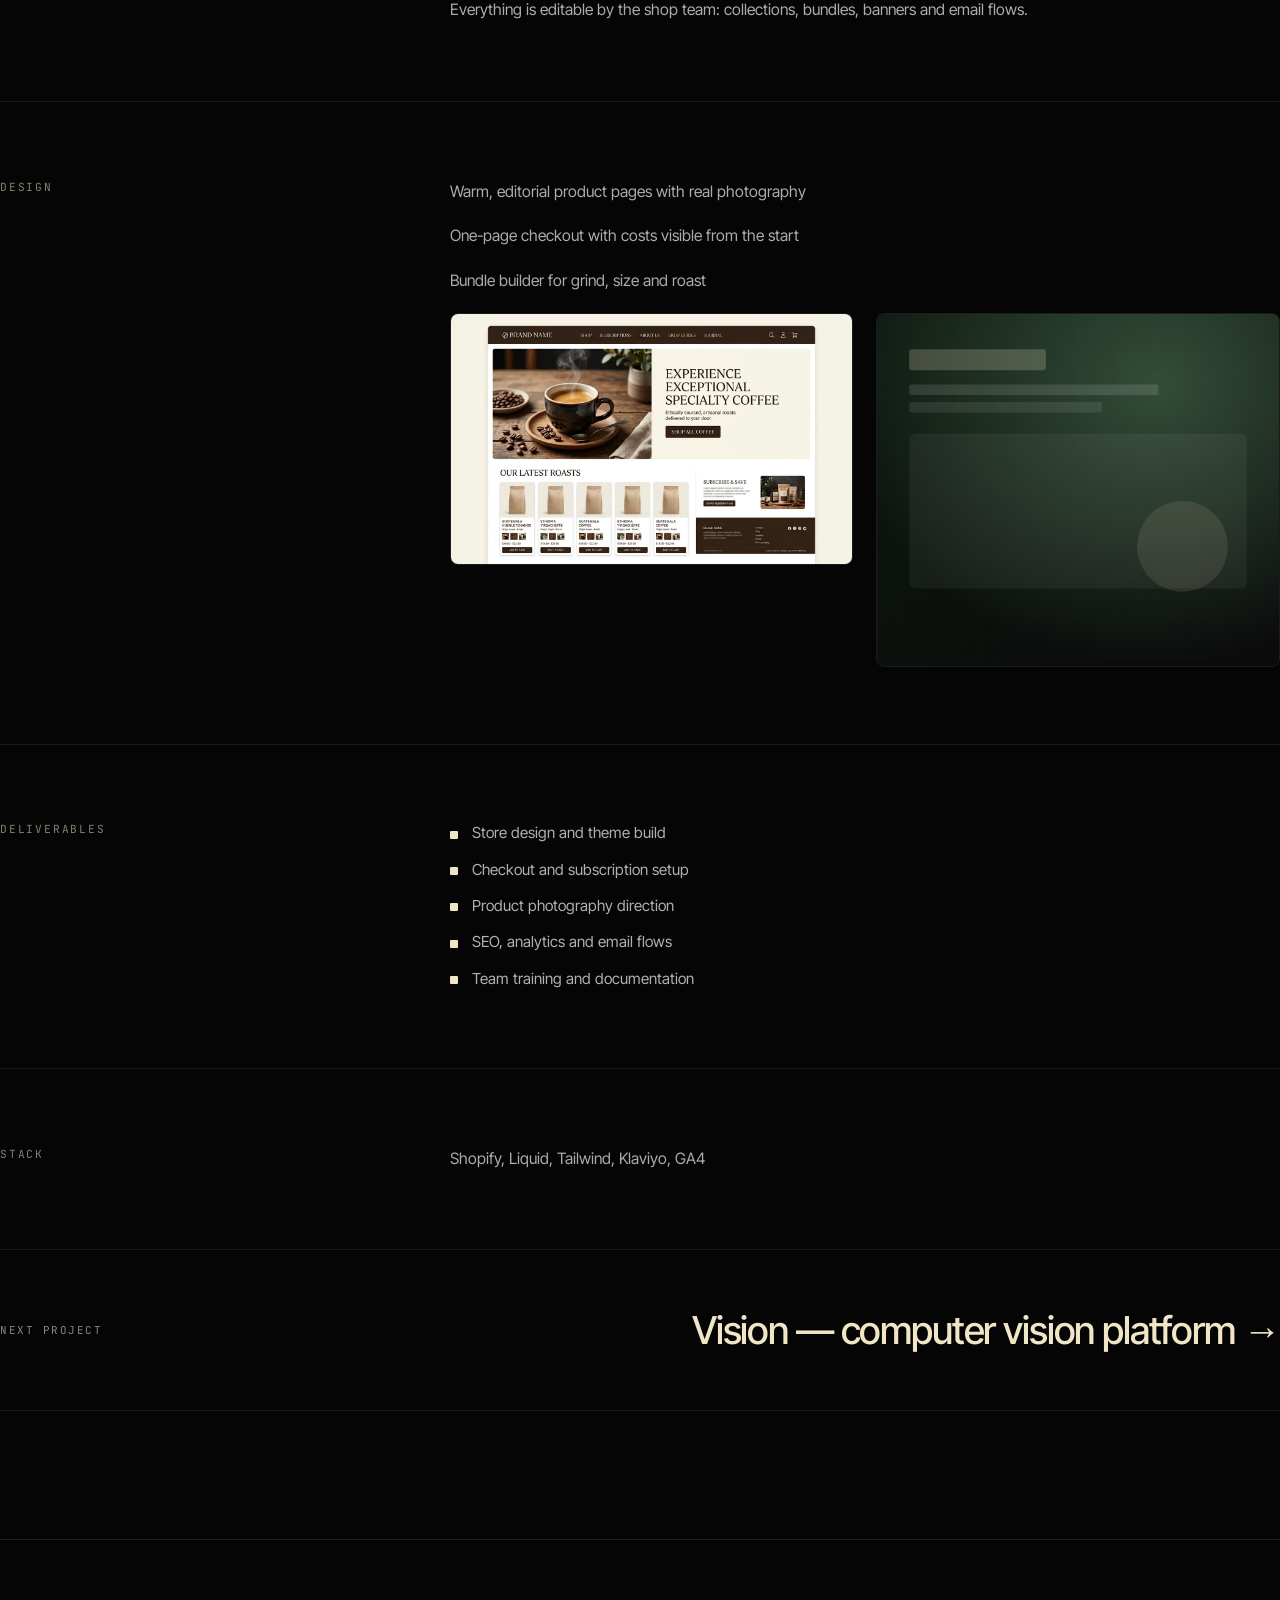
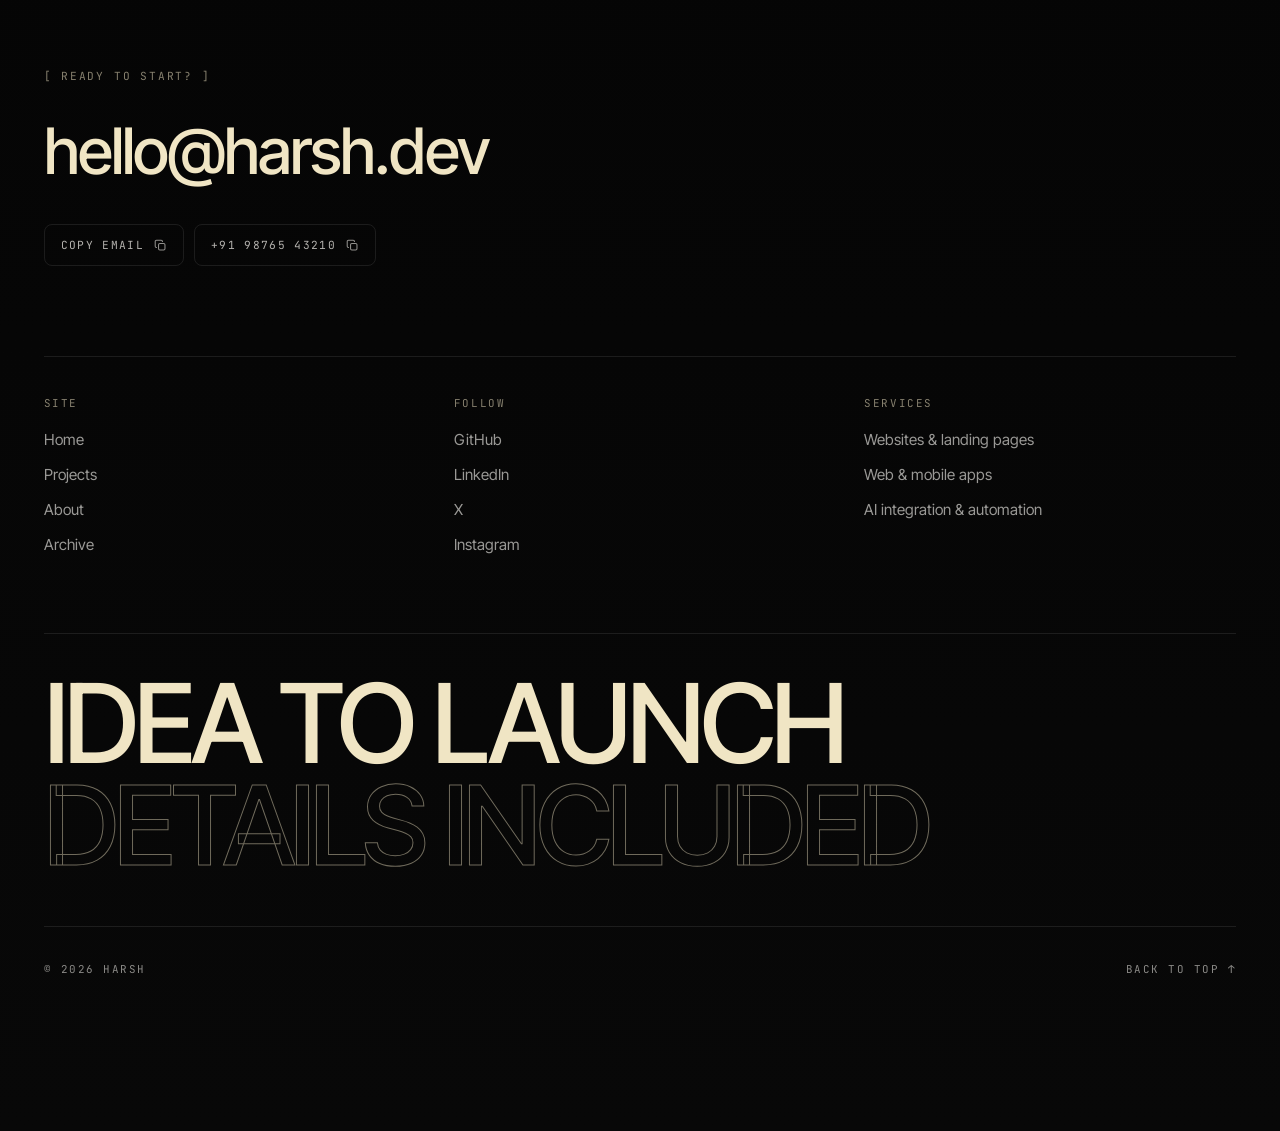
<file: brew.html>
<!DOCTYPE html>
<html lang="en">
<head>
<meta charset="UTF-8">
<script>document.documentElement.classList.add('js');</script>

<meta name="viewport" content="width=device-width, initial-scale=1, viewport-fit=cover">
<title>Brew &amp; Co. — Harsh</title>
<meta name="description" content="A coffee store that sells subscriptions while the shop is closed.">
<meta name="theme-color" content="#050505">
<meta property="og:image" content="assets/img/og.png">
<meta property="og:image:width" content="1200">
<meta property="og:image:height" content="630">
<meta name="twitter:card" content="summary_large_image">
<meta name="twitter:title" content="Harsh — Websites, Apps & AI">
<meta name="twitter:description" content="Web developer building websites, apps and AI products.">
<meta name="twitter:image" content="assets/img/og.png">
<meta property="og:title" content="Brew &amp; Co. — Harsh">
<meta property="og:description" content="Brew &amp; Co. — Harsh — project case study by Harsh.">
<meta property="og:type" content="website">
<link rel="icon" href="assets/img/favicon.svg" type="image/svg+xml">
<link rel="stylesheet" href="assets/css/styles.css">
</head>
<body>

<div class="grain" aria-hidden="true"></div>
<div class="cursor" id="cursor" aria-hidden="true"><span class="cursor__dot"></span><span class="cursor__ring"></span></div>

<header class="topbar">
  <a class="topbar__logo" href="index.html" aria-label="Harsh — home">
    <span class="topbar__logoText">HARSH</span><span class="glyph glyph--sm" aria-hidden="true"></span>
  </a>
  <div class="topbar__right">
    <a class="topbar__mail" href="mailto:hello@harsh.dev">hello@harsh.dev</a>
  </div>
</header>

<main class="cs shell" id="top">
  <a class="cs__back" href="index.html"><span aria-hidden="true">←</span> Back home</a>

  <h1 class="cs__title">Brew &amp; Co.</h1>
  <p class="cs__lede">A coffee store that sells subscriptions while the shop is closed.</p>

  <div class="cs__meta">
    <div><p class="k">Client</p><p class="v">Brew &amp; Co.</p></div>
    <div><p class="k">Services</p><p class="v">E-commerce Build,<br>Conversion Optimisation</p></div>
    <div><p class="k">Type</p><p class="v">Online Store</p></div>
  </div>

  <figure class="cs__hero">
    <img src="assets/img/project-brew.webp" alt="Brew &amp; Co. — main screen">
  </figure>

  <figure class="cs__figure">
    <img src="assets/img/project-brew.webp" alt="Brew &amp; Co. — main screen" loading="lazy">
    <figcaption class="mono-xs">Brew &amp; Co. — main screen</figcaption>
  </figure>

  <section class="cs__section">
    <h2>Introduction</h2>
    <div class="cs__body"><p>Brew &amp; Co. had great coffee and a website that leaked customers at checkout. Mobile traffic was 78% of visits and 22% of orders.</p><p>I rebuilt the store around the mobile buyer: fewer steps, faster pages, and a subscription option placed exactly where the decision happens.</p></div>
  </section>

  <figure class="cs__figure">
    <img src="assets/img/tile-05.svg" alt="Project screen" loading="lazy">
    
  </figure>

  <section class="cs__section">
    <h2>Goals</h2>
    <div class="cs__body"><ul class="cs__list"><li>Make checkout work on a phone in one hand</li><li>Turn one-time buyers into subscribers</li><li>Get product pages under a second</li><li>Rank for local coffee searches</li><li>Give the team control without a developer</li></ul></div>
  </section>

  <section class="cs__section">
    <h2>Target audience</h2>
    <div class="cs__body"><ul class="cs__list"><li>Home brewers buying monthly</li><li>Local customers ordering for pickup</li><li>Gift buyers who need it fast and simple</li></ul></div>
  </section>

  <section class="cs__section">
    <h2>Approach</h2>
    <div class="cs__body"><p>I recorded real sessions and found three drop-off points: shipping costs appearing late, a four-step checkout, and product pages that loaded after people had scrolled.</p><p><strong>Subscriptions on the product card</strong> — not buried on a second page — moved recurring revenue from an afterthought to the default choice.</p><p>Everything is editable by the shop team: collections, bundles, banners and email flows.</p></div>
  </section>

  <section class="cs__section">
    <h2>Design</h2>
    <div class="cs__body"><p>Warm, editorial product pages with real photography</p><p>One-page checkout with costs visible from the start</p><p>Bundle builder for grind, size and roast</p><div class="cs__gallery"><img src="assets/img/project-brew.webp" alt="Project detail screen" loading="lazy"><img src="assets/img/tile-05.svg" alt="Project detail screen" loading="lazy"></div></div>
  </section>

  <section class="cs__section">
    <h2>Deliverables</h2>
    <div class="cs__body"><ul class="cs__list"><li>Store design and theme build</li><li>Checkout and subscription setup</li><li>Product photography direction</li><li>SEO, analytics and email flows</li><li>Team training and documentation</li></ul></div>
  </section>

  <section class="cs__section">
    <h2>Stack</h2>
    <div class="cs__body"><p>Shopify, Liquid, Tailwind, Klaviyo, GA4</p></div>
  </section>

  <div class="cs__next">
    <span class="mono-xs">Next project</span>
    <a href="vision.html">Vision — computer vision platform <span aria-hidden="true">→</span></a>
  </div>
</main>

<footer class="footer">
  <div class="shell">
    <div class="footer__top">
      <p class="label">[ Ready to start? ]</p>
      <a class="footer__mail" href="mailto:hello@harsh.dev">hello@harsh.dev</a>
      <div class="footer__contact">
        <button class="copy" type="button" data-copy="hello@harsh.dev">Copy email <svg class="copy__icon" viewBox="0 0 16 16" aria-hidden="true" focusable="false"><rect x="5.6" y="5.6" width="7.9" height="7.9" rx="1.6" fill="none" stroke="currentColor" stroke-width="1.3"/><path d="M10.4 3.6V3A1.5 1.5 0 0 0 8.9 1.5H3A1.5 1.5 0 0 0 1.5 3v5.9A1.5 1.5 0 0 0 3 10.4h.6" fill="none" stroke="currentColor" stroke-width="1.3"/></svg></button>
        <a class="copy" href="https://wa.me/919876543210" target="_blank" rel="noopener">+91 98765 43210 <svg class="copy__icon" viewBox="0 0 16 16" aria-hidden="true" focusable="false"><rect x="5.6" y="5.6" width="7.9" height="7.9" rx="1.6" fill="none" stroke="currentColor" stroke-width="1.3"/><path d="M10.4 3.6V3A1.5 1.5 0 0 0 8.9 1.5H3A1.5 1.5 0 0 0 1.5 3v5.9A1.5 1.5 0 0 0 3 10.4h.6" fill="none" stroke="currentColor" stroke-width="1.3"/></svg></a>
      </div>
    </div>

    <div class="footer__cols">
      <div class="footer__col">
        <p class="mono-xs">Site</p>
        <a href="index.html">Home</a>
        <a href="index.html#featured">Projects</a>
        <a href="index.html#about">About</a>
        <a href="archive.html">Archive</a>
      </div>
      <div class="footer__col">
        <p class="mono-xs">Follow</p>
        <a href="https://github.com/" target="_blank" rel="noopener">GitHub</a>
        <a href="https://www.linkedin.com/" target="_blank" rel="noopener">LinkedIn</a>
        <a href="https://x.com/" target="_blank" rel="noopener">X</a>
        <a href="https://instagram.com/" target="_blank" rel="noopener">Instagram</a>
      </div>
      <div class="footer__col footer__col--wide">
        <p class="mono-xs">Services</p>
        <a href="mailto:hello@harsh.dev?subject=Website%20project">Websites &amp; landing pages</a>
        <a href="mailto:hello@harsh.dev?subject=App%20project">Web &amp; mobile apps</a>
        <a href="mailto:hello@harsh.dev?subject=AI%20project">AI integration &amp; automation</a>
      </div>
    </div>

    <div class="footer__huge" aria-hidden="true">
      <span>IDEA TO LAUNCH</span>
      <span class="is-outline">DETAILS INCLUDED</span>
    </div>

    <div class="footer__bottom">
      <p class="mono-xs">© <span data-year>2026</span> harsh</p>
      <a class="mono-xs footer__top-link" href="#top">Back to top ↑</a>
    </div>
  </div>
</footer>

<nav class="dock" aria-label="Primary">
  <div class="dock__inner">
    <a href="index.html#featured">Projects</a>
    <a href="index.html#about">About</a>
    <a href="archive.html">Archive</a>
    <a class="dock__cta" href="mailto:hello@harsh.dev"><span class="avatar avatar--btn" data-initials="H"></span>Let's talk</a>
  </div>
</nav>

<script src="assets/js/main.js"></script>
</body>
</html>
</file>
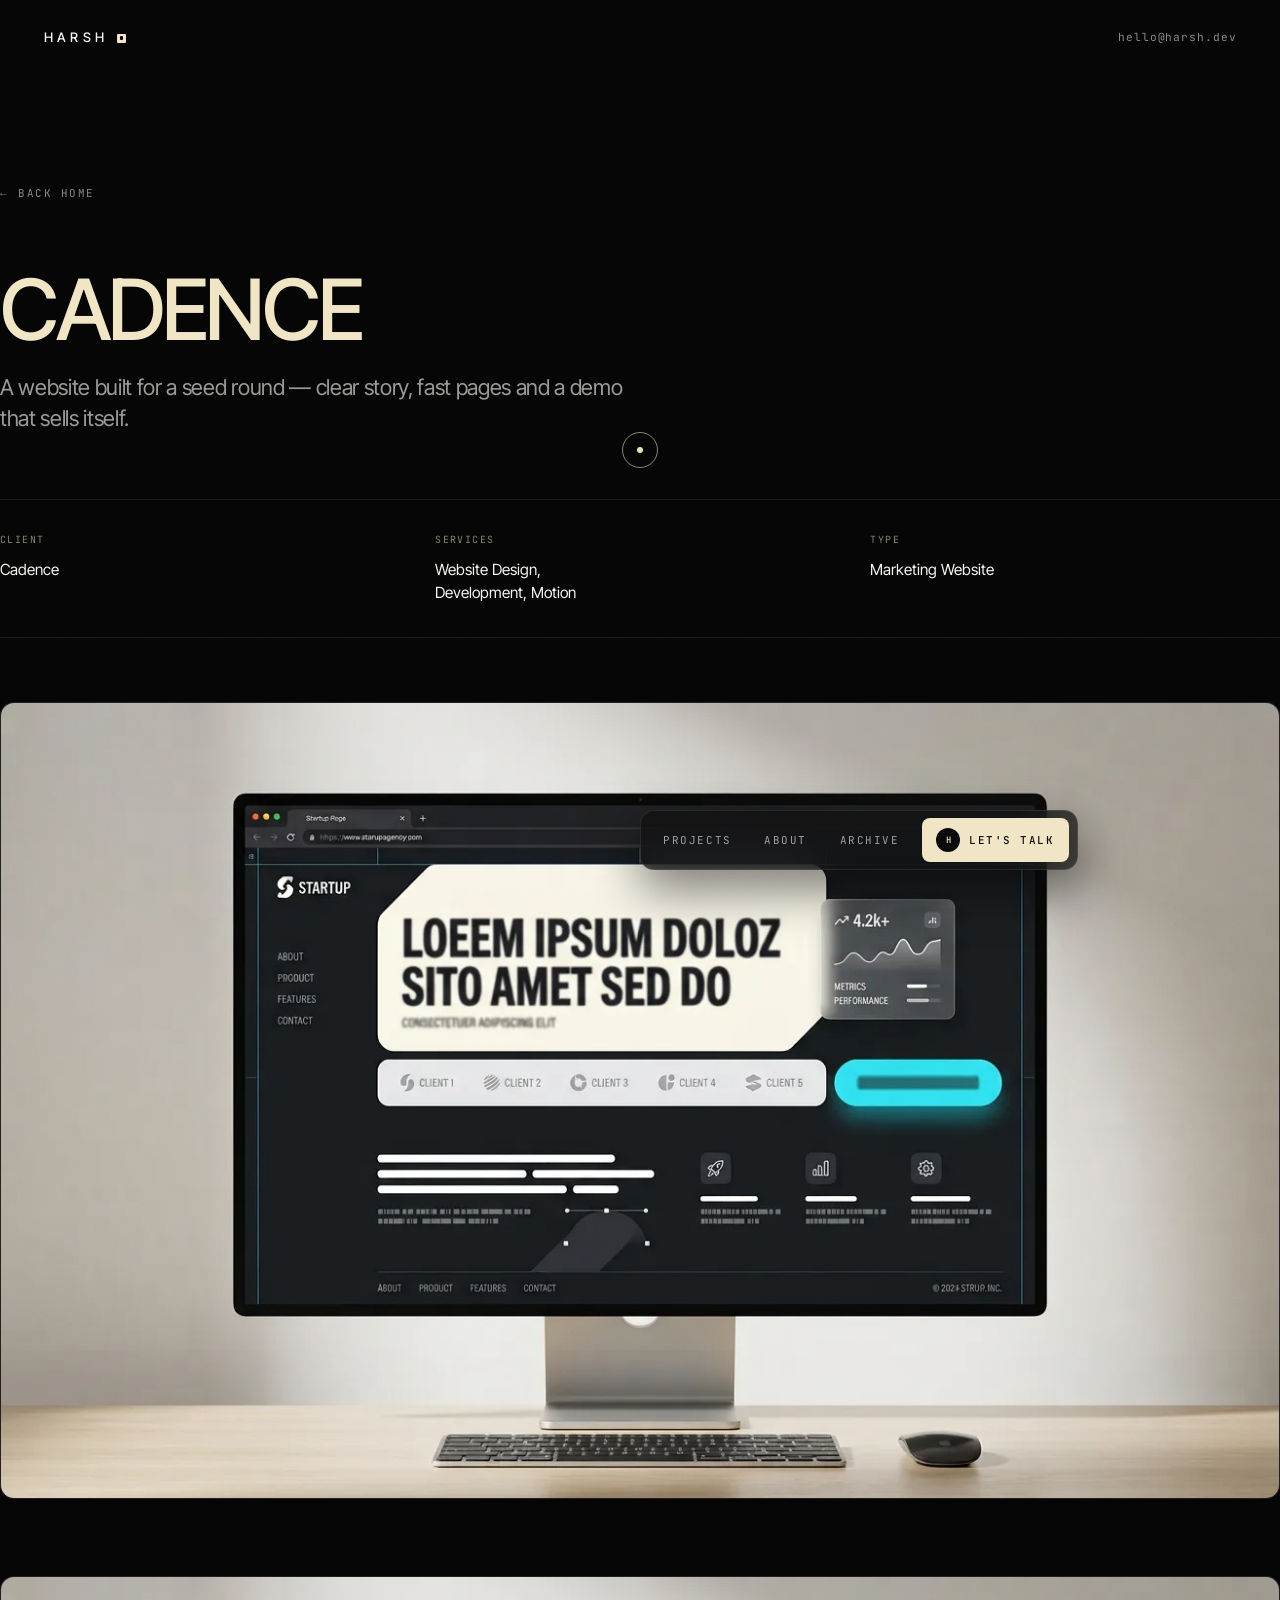
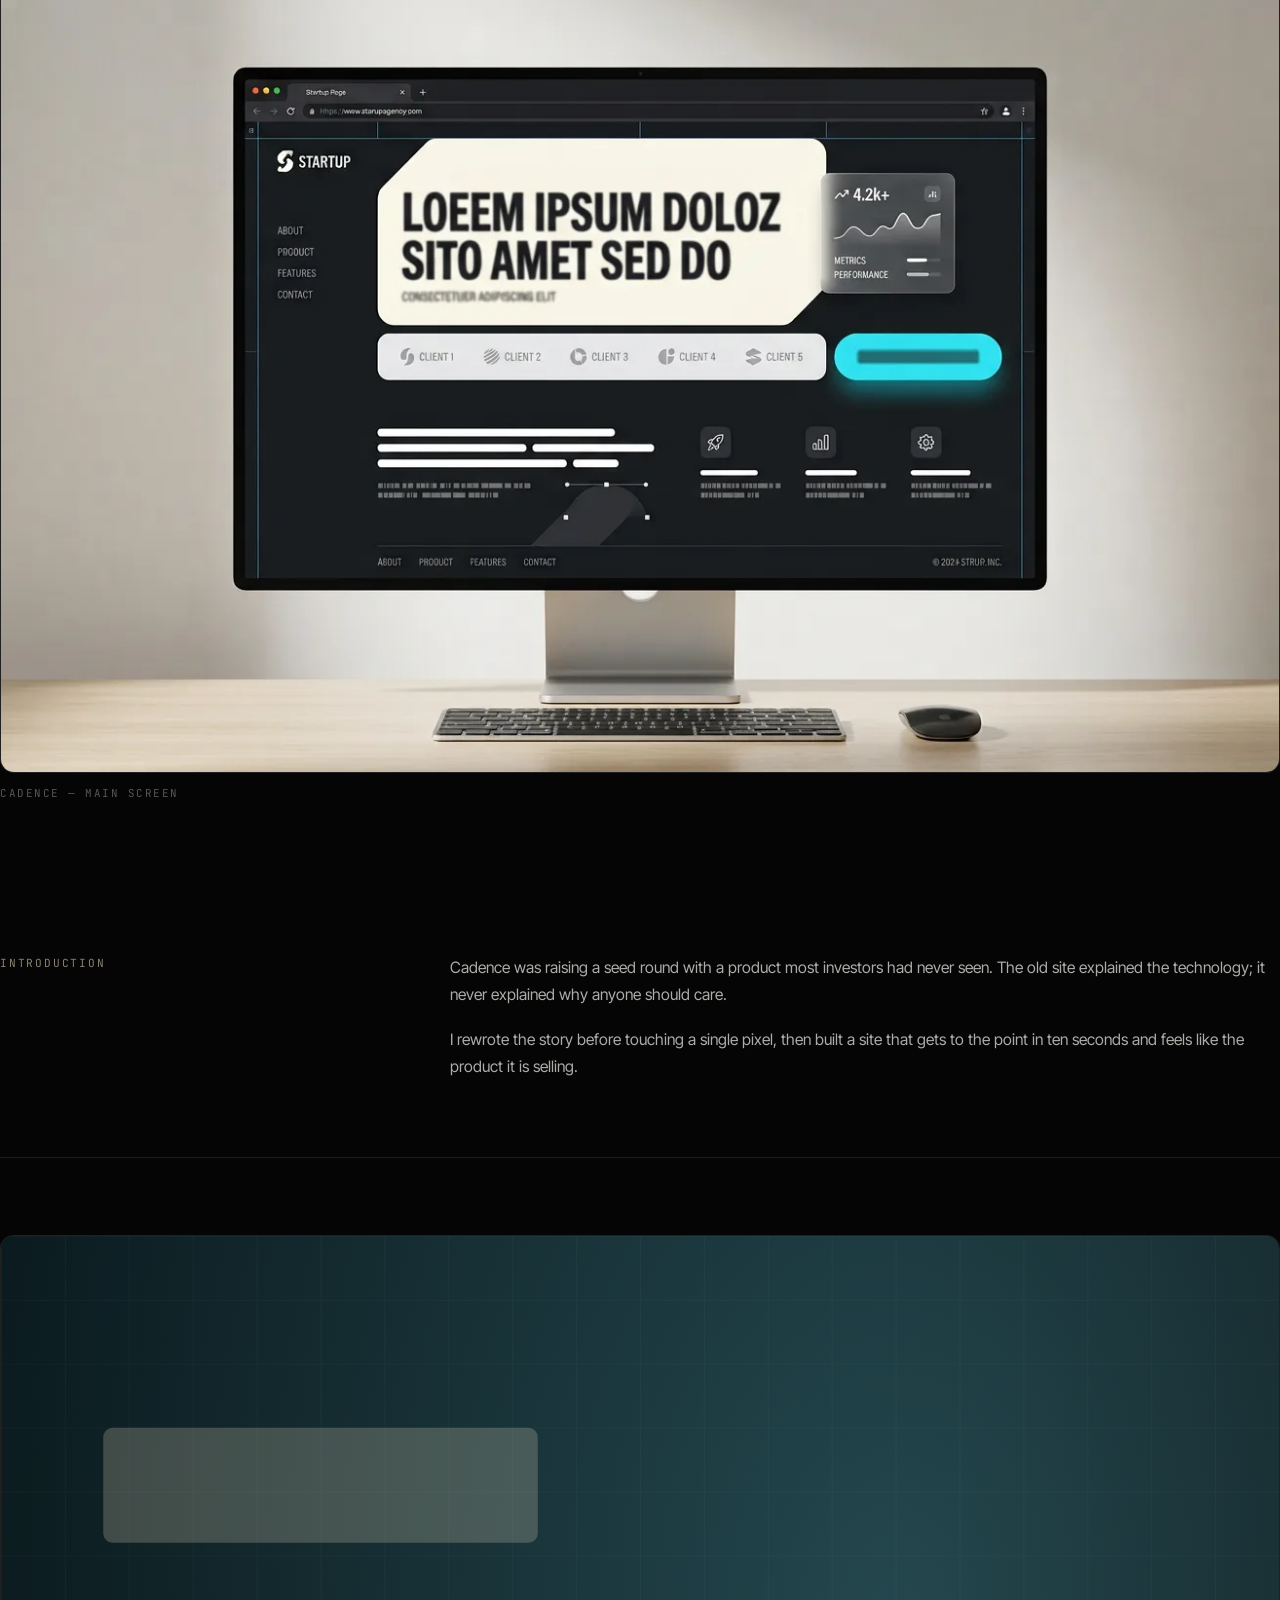
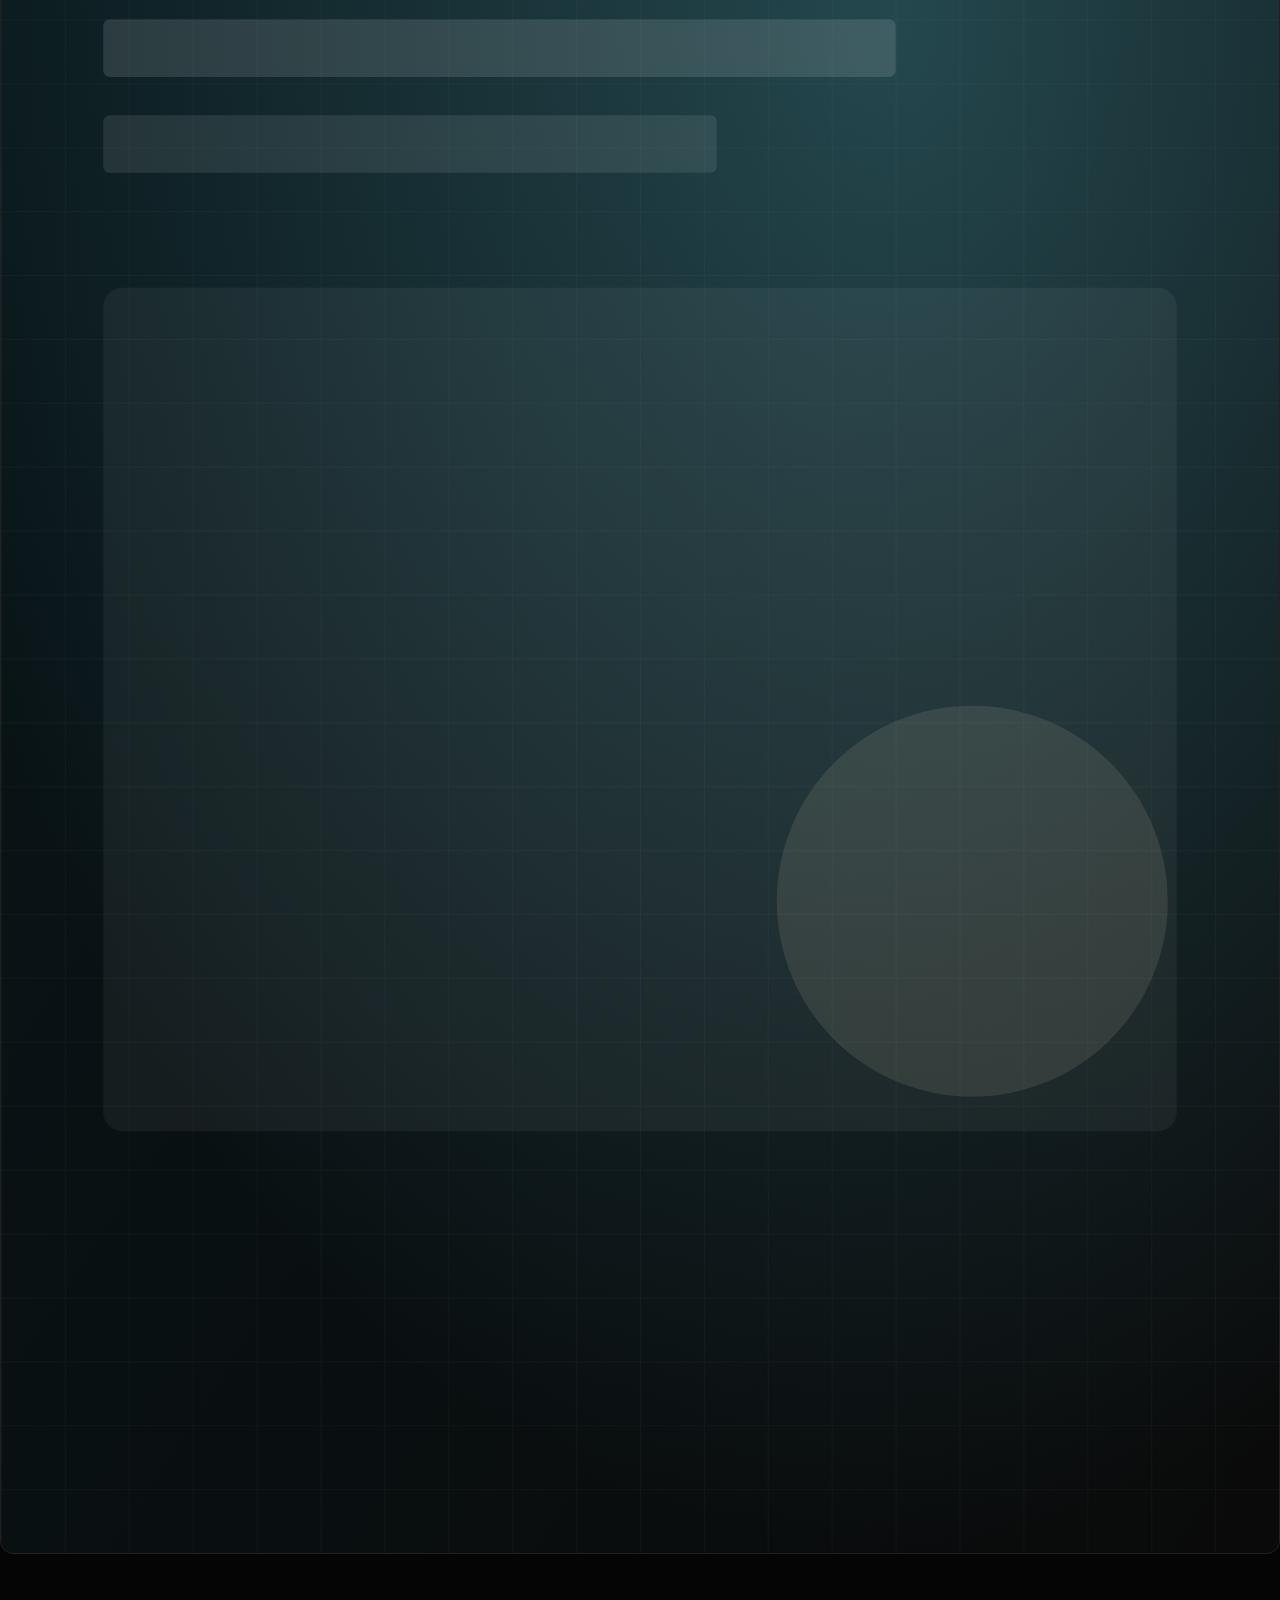
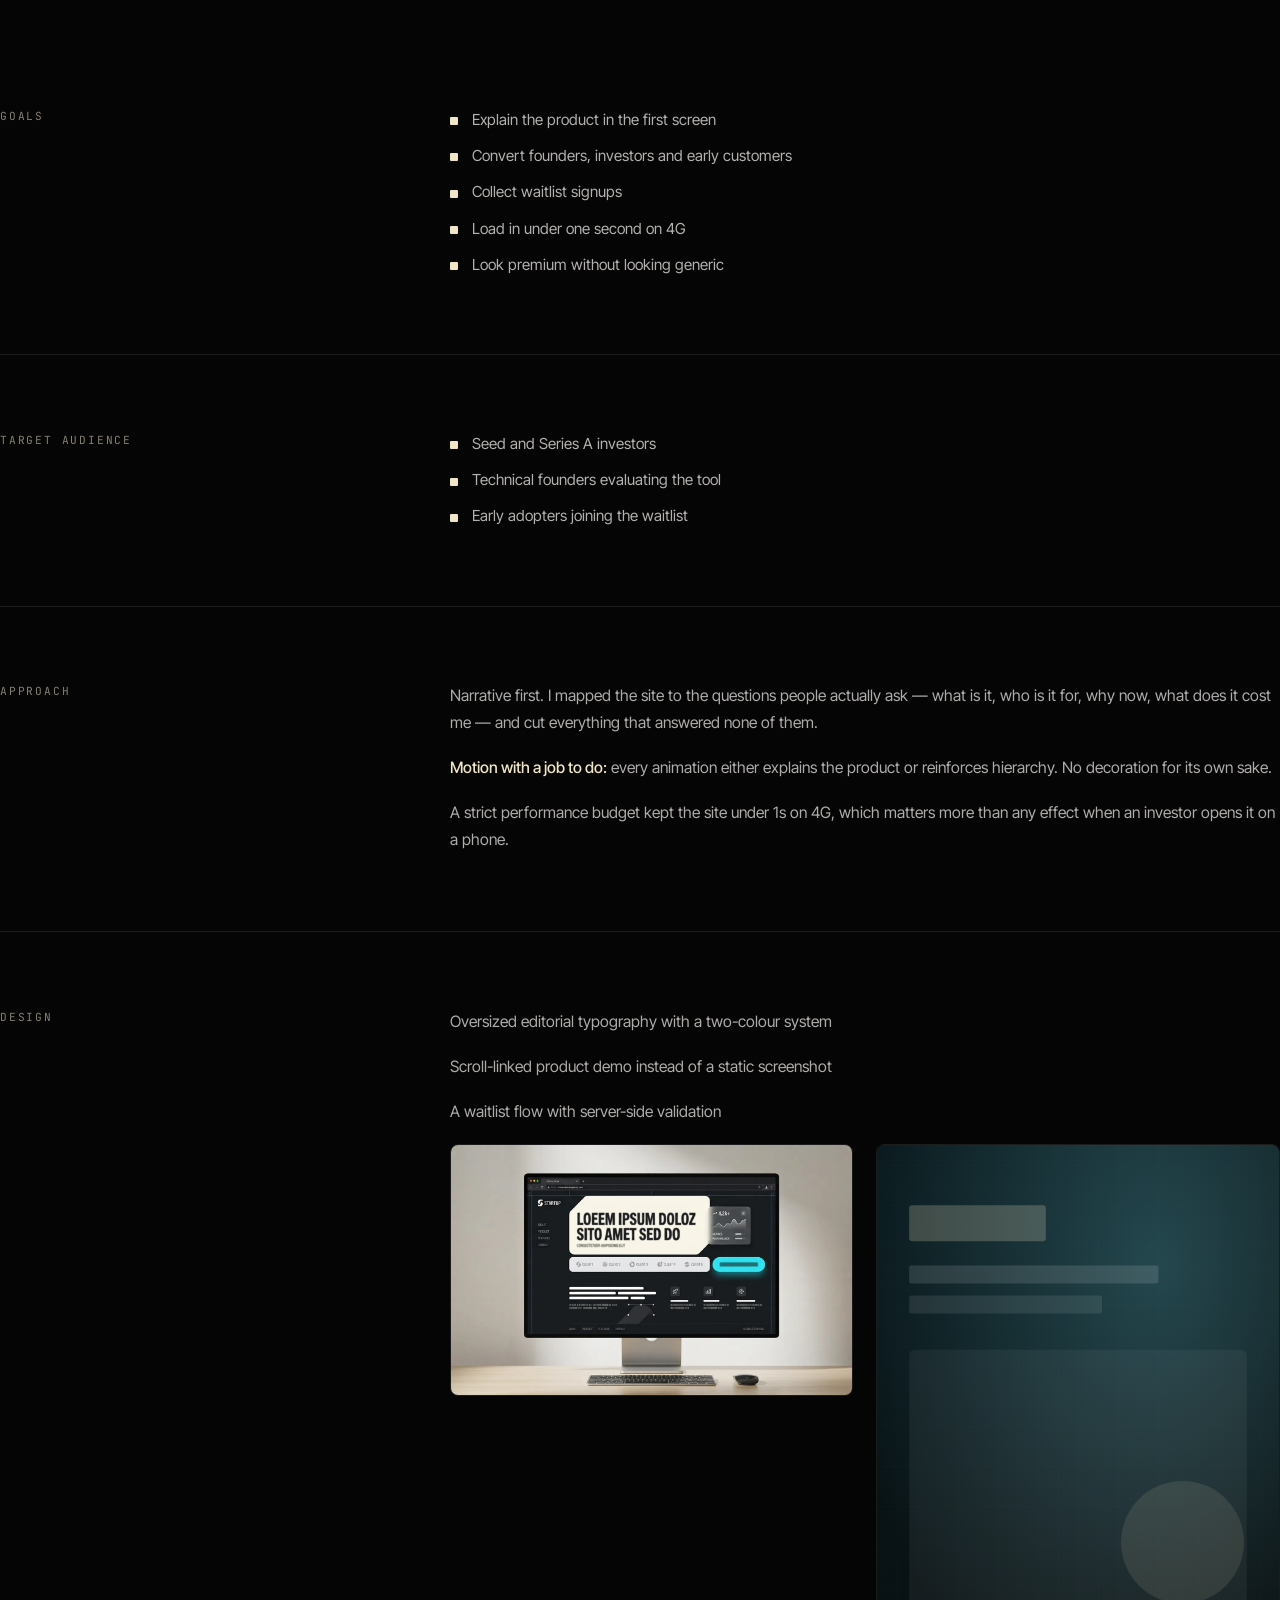
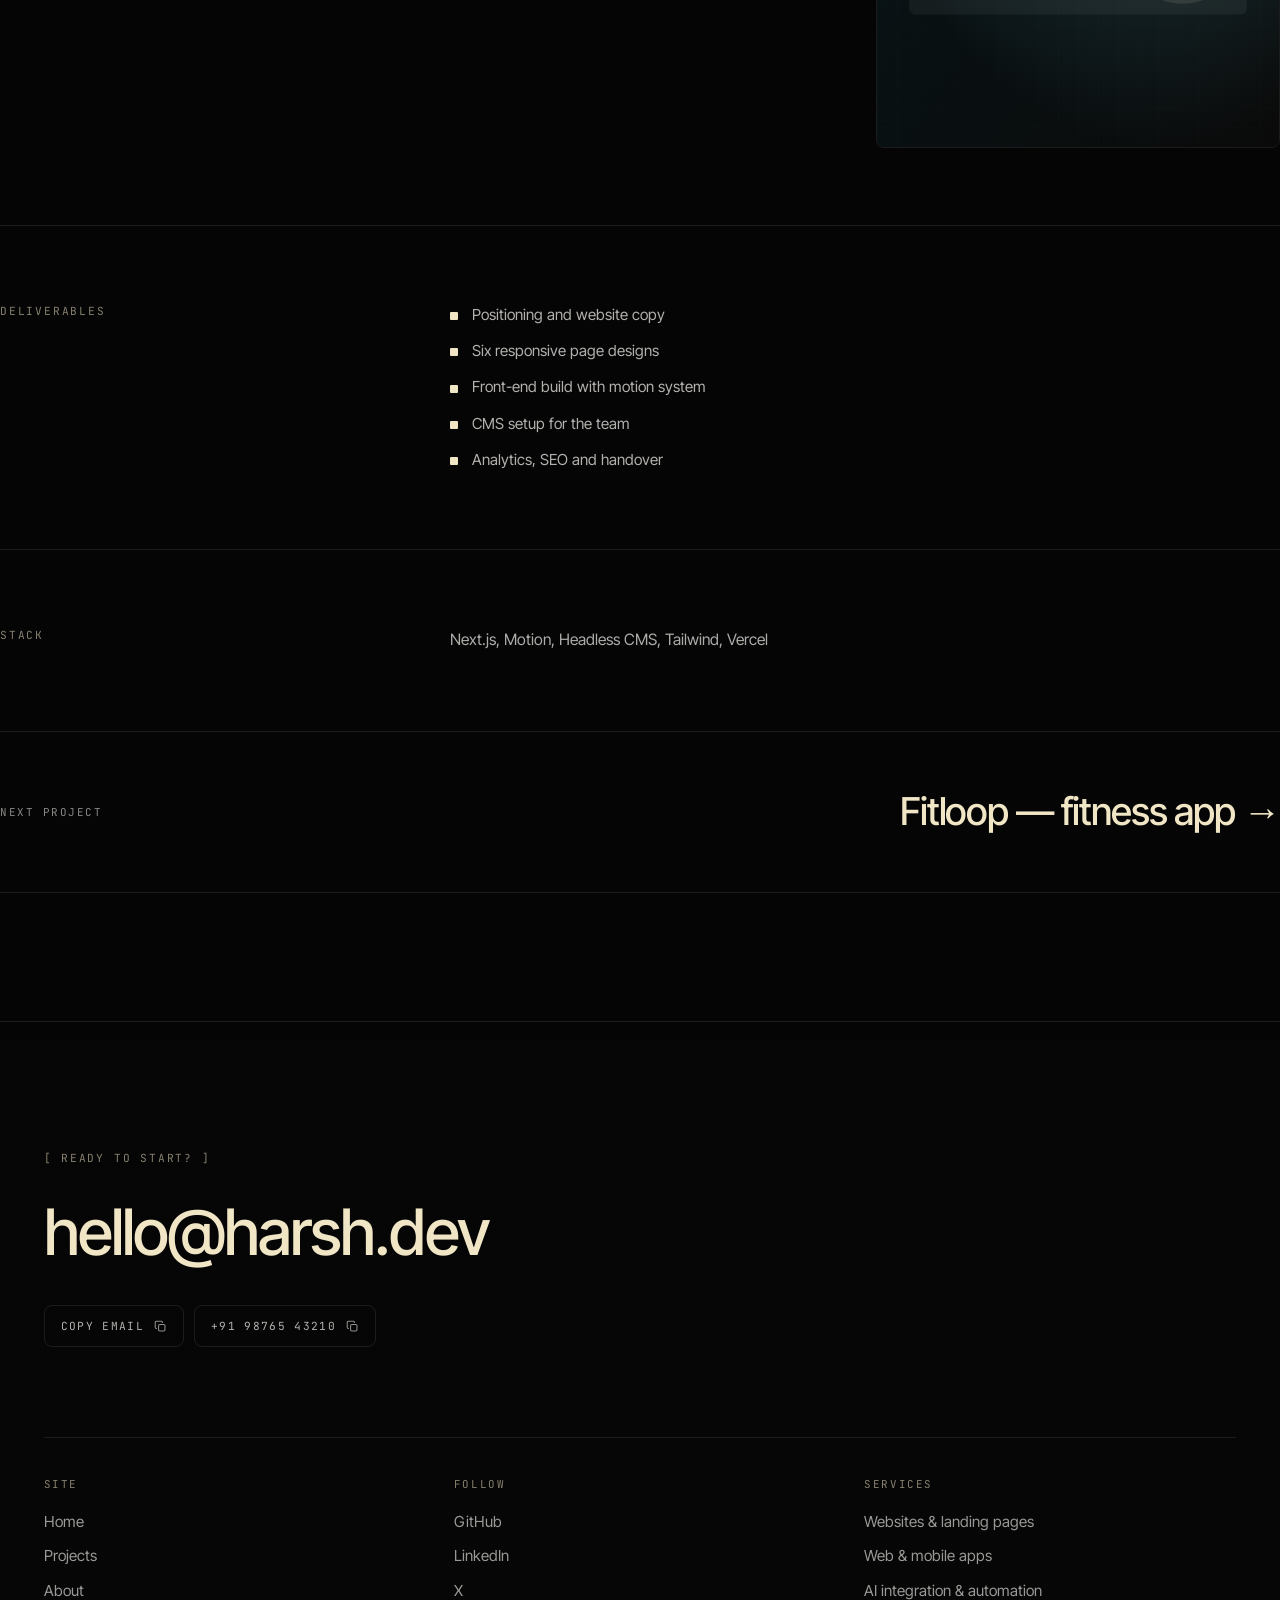
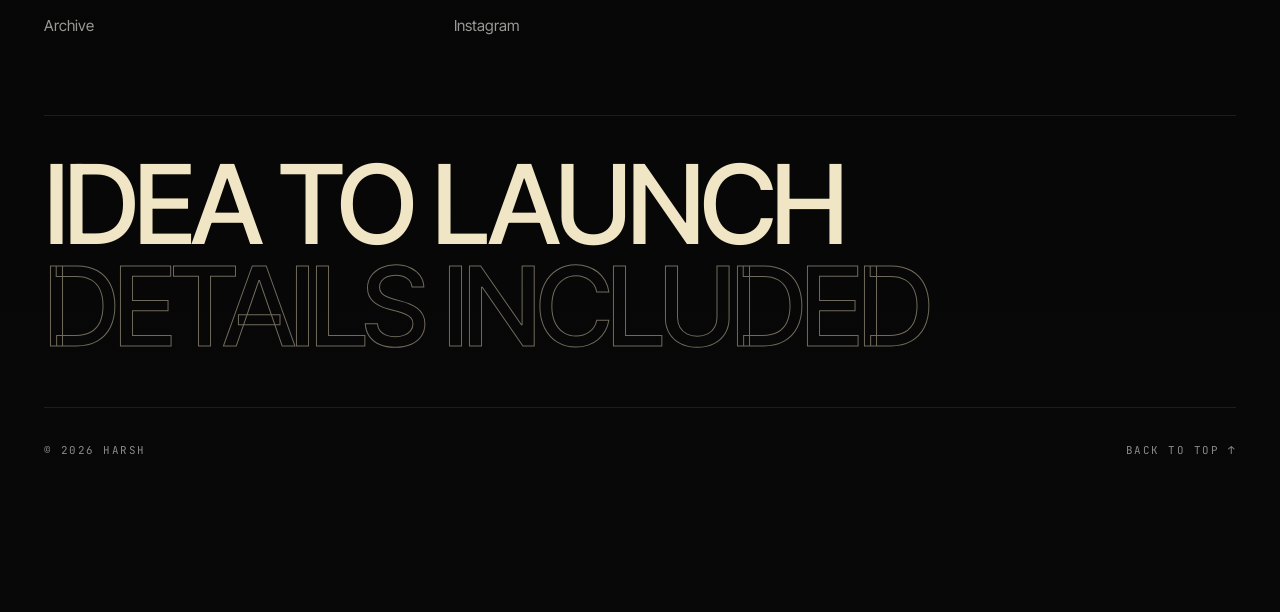
<file: cadence.html>
<!DOCTYPE html>
<html lang="en">
<head>
<meta charset="UTF-8">
<script>document.documentElement.classList.add('js');</script>

<meta name="viewport" content="width=device-width, initial-scale=1, viewport-fit=cover">
<title>Cadence — Harsh</title>
<meta name="description" content="A website built for a seed round — clear story, fast pages and a demo that sells itself.">
<meta name="theme-color" content="#050505">
<meta property="og:image" content="assets/img/og.png">
<meta property="og:image:width" content="1200">
<meta property="og:image:height" content="630">
<meta name="twitter:card" content="summary_large_image">
<meta name="twitter:title" content="Harsh — Websites, Apps & AI">
<meta name="twitter:description" content="Web developer building websites, apps and AI products.">
<meta name="twitter:image" content="assets/img/og.png">
<meta property="og:title" content="Cadence — Harsh">
<meta property="og:description" content="Cadence — Harsh — project case study by Harsh.">
<meta property="og:type" content="website">
<link rel="icon" href="assets/img/favicon.svg" type="image/svg+xml">
<link rel="stylesheet" href="assets/css/styles.css">
</head>
<body>

<div class="grain" aria-hidden="true"></div>
<div class="cursor" id="cursor" aria-hidden="true"><span class="cursor__dot"></span><span class="cursor__ring"></span></div>

<header class="topbar">
  <a class="topbar__logo" href="index.html" aria-label="Harsh — home">
    <span class="topbar__logoText">HARSH</span><span class="glyph glyph--sm" aria-hidden="true"></span>
  </a>
  <div class="topbar__right">
    <a class="topbar__mail" href="mailto:hello@harsh.dev">hello@harsh.dev</a>
  </div>
</header>

<main class="cs shell" id="top">
  <a class="cs__back" href="index.html"><span aria-hidden="true">←</span> Back home</a>

  <h1 class="cs__title">Cadence</h1>
  <p class="cs__lede">A website built for a seed round — clear story, fast pages and a demo that sells itself.</p>

  <div class="cs__meta">
    <div><p class="k">Client</p><p class="v">Cadence</p></div>
    <div><p class="k">Services</p><p class="v">Website Design,<br>Development, Motion</p></div>
    <div><p class="k">Type</p><p class="v">Marketing Website</p></div>
  </div>

  <figure class="cs__hero">
    <img src="assets/img/project-cadence.webp" alt="Cadence — main screen">
  </figure>

  <figure class="cs__figure">
    <img src="assets/img/project-cadence.webp" alt="Cadence — main screen" loading="lazy">
    <figcaption class="mono-xs">Cadence — main screen</figcaption>
  </figure>

  <section class="cs__section">
    <h2>Introduction</h2>
    <div class="cs__body"><p>Cadence was raising a seed round with a product most investors had never seen. The old site explained the technology; it never explained why anyone should care.</p><p>I rewrote the story before touching a single pixel, then built a site that gets to the point in ten seconds and feels like the product it is selling.</p></div>
  </section>

  <figure class="cs__figure">
    <img src="assets/img/tile-03.svg" alt="Project screen" loading="lazy">
    
  </figure>

  <section class="cs__section">
    <h2>Goals</h2>
    <div class="cs__body"><ul class="cs__list"><li>Explain the product in the first screen</li><li>Convert founders, investors and early customers</li><li>Collect waitlist signups</li><li>Load in under one second on 4G</li><li>Look premium without looking generic</li></ul></div>
  </section>

  <section class="cs__section">
    <h2>Target audience</h2>
    <div class="cs__body"><ul class="cs__list"><li>Seed and Series A investors</li><li>Technical founders evaluating the tool</li><li>Early adopters joining the waitlist</li></ul></div>
  </section>

  <section class="cs__section">
    <h2>Approach</h2>
    <div class="cs__body"><p>Narrative first. I mapped the site to the questions people actually ask — what is it, who is it for, why now, what does it cost me — and cut everything that answered none of them.</p><p><strong>Motion with a job to do:</strong> every animation either explains the product or reinforces hierarchy. No decoration for its own sake.</p><p>A strict performance budget kept the site under 1s on 4G, which matters more than any effect when an investor opens it on a phone.</p></div>
  </section>

  <section class="cs__section">
    <h2>Design</h2>
    <div class="cs__body"><p>Oversized editorial typography with a two-colour system</p><p>Scroll-linked product demo instead of a static screenshot</p><p>A waitlist flow with server-side validation</p><div class="cs__gallery"><img src="assets/img/project-cadence.webp" alt="Project detail screen" loading="lazy"><img src="assets/img/tile-03.svg" alt="Project detail screen" loading="lazy"></div></div>
  </section>

  <section class="cs__section">
    <h2>Deliverables</h2>
    <div class="cs__body"><ul class="cs__list"><li>Positioning and website copy</li><li>Six responsive page designs</li><li>Front-end build with motion system</li><li>CMS setup for the team</li><li>Analytics, SEO and handover</li></ul></div>
  </section>

  <section class="cs__section">
    <h2>Stack</h2>
    <div class="cs__body"><p>Next.js, Motion, Headless CMS, Tailwind, Vercel</p></div>
  </section>

  <div class="cs__next">
    <span class="mono-xs">Next project</span>
    <a href="fitloop.html">Fitloop — fitness app <span aria-hidden="true">→</span></a>
  </div>
</main>

<footer class="footer">
  <div class="shell">
    <div class="footer__top">
      <p class="label">[ Ready to start? ]</p>
      <a class="footer__mail" href="mailto:hello@harsh.dev">hello@harsh.dev</a>
      <div class="footer__contact">
        <button class="copy" type="button" data-copy="hello@harsh.dev">Copy email <svg class="copy__icon" viewBox="0 0 16 16" aria-hidden="true" focusable="false"><rect x="5.6" y="5.6" width="7.9" height="7.9" rx="1.6" fill="none" stroke="currentColor" stroke-width="1.3"/><path d="M10.4 3.6V3A1.5 1.5 0 0 0 8.9 1.5H3A1.5 1.5 0 0 0 1.5 3v5.9A1.5 1.5 0 0 0 3 10.4h.6" fill="none" stroke="currentColor" stroke-width="1.3"/></svg></button>
        <a class="copy" href="https://wa.me/919876543210" target="_blank" rel="noopener">+91 98765 43210 <svg class="copy__icon" viewBox="0 0 16 16" aria-hidden="true" focusable="false"><rect x="5.6" y="5.6" width="7.9" height="7.9" rx="1.6" fill="none" stroke="currentColor" stroke-width="1.3"/><path d="M10.4 3.6V3A1.5 1.5 0 0 0 8.9 1.5H3A1.5 1.5 0 0 0 1.5 3v5.9A1.5 1.5 0 0 0 3 10.4h.6" fill="none" stroke="currentColor" stroke-width="1.3"/></svg></a>
      </div>
    </div>

    <div class="footer__cols">
      <div class="footer__col">
        <p class="mono-xs">Site</p>
        <a href="index.html">Home</a>
        <a href="index.html#featured">Projects</a>
        <a href="index.html#about">About</a>
        <a href="archive.html">Archive</a>
      </div>
      <div class="footer__col">
        <p class="mono-xs">Follow</p>
        <a href="https://github.com/" target="_blank" rel="noopener">GitHub</a>
        <a href="https://www.linkedin.com/" target="_blank" rel="noopener">LinkedIn</a>
        <a href="https://x.com/" target="_blank" rel="noopener">X</a>
        <a href="https://instagram.com/" target="_blank" rel="noopener">Instagram</a>
      </div>
      <div class="footer__col footer__col--wide">
        <p class="mono-xs">Services</p>
        <a href="mailto:hello@harsh.dev?subject=Website%20project">Websites &amp; landing pages</a>
        <a href="mailto:hello@harsh.dev?subject=App%20project">Web &amp; mobile apps</a>
        <a href="mailto:hello@harsh.dev?subject=AI%20project">AI integration &amp; automation</a>
      </div>
    </div>

    <div class="footer__huge" aria-hidden="true">
      <span>IDEA TO LAUNCH</span>
      <span class="is-outline">DETAILS INCLUDED</span>
    </div>

    <div class="footer__bottom">
      <p class="mono-xs">© <span data-year>2026</span> harsh</p>
      <a class="mono-xs footer__top-link" href="#top">Back to top ↑</a>
    </div>
  </div>
</footer>

<nav class="dock" aria-label="Primary">
  <div class="dock__inner">
    <a href="index.html#featured">Projects</a>
    <a href="index.html#about">About</a>
    <a href="archive.html">Archive</a>
    <a class="dock__cta" href="mailto:hello@harsh.dev"><span class="avatar avatar--btn" data-initials="H"></span>Let's talk</a>
  </div>
</nav>

<script src="assets/js/main.js"></script>
</body>
</html>
</file>
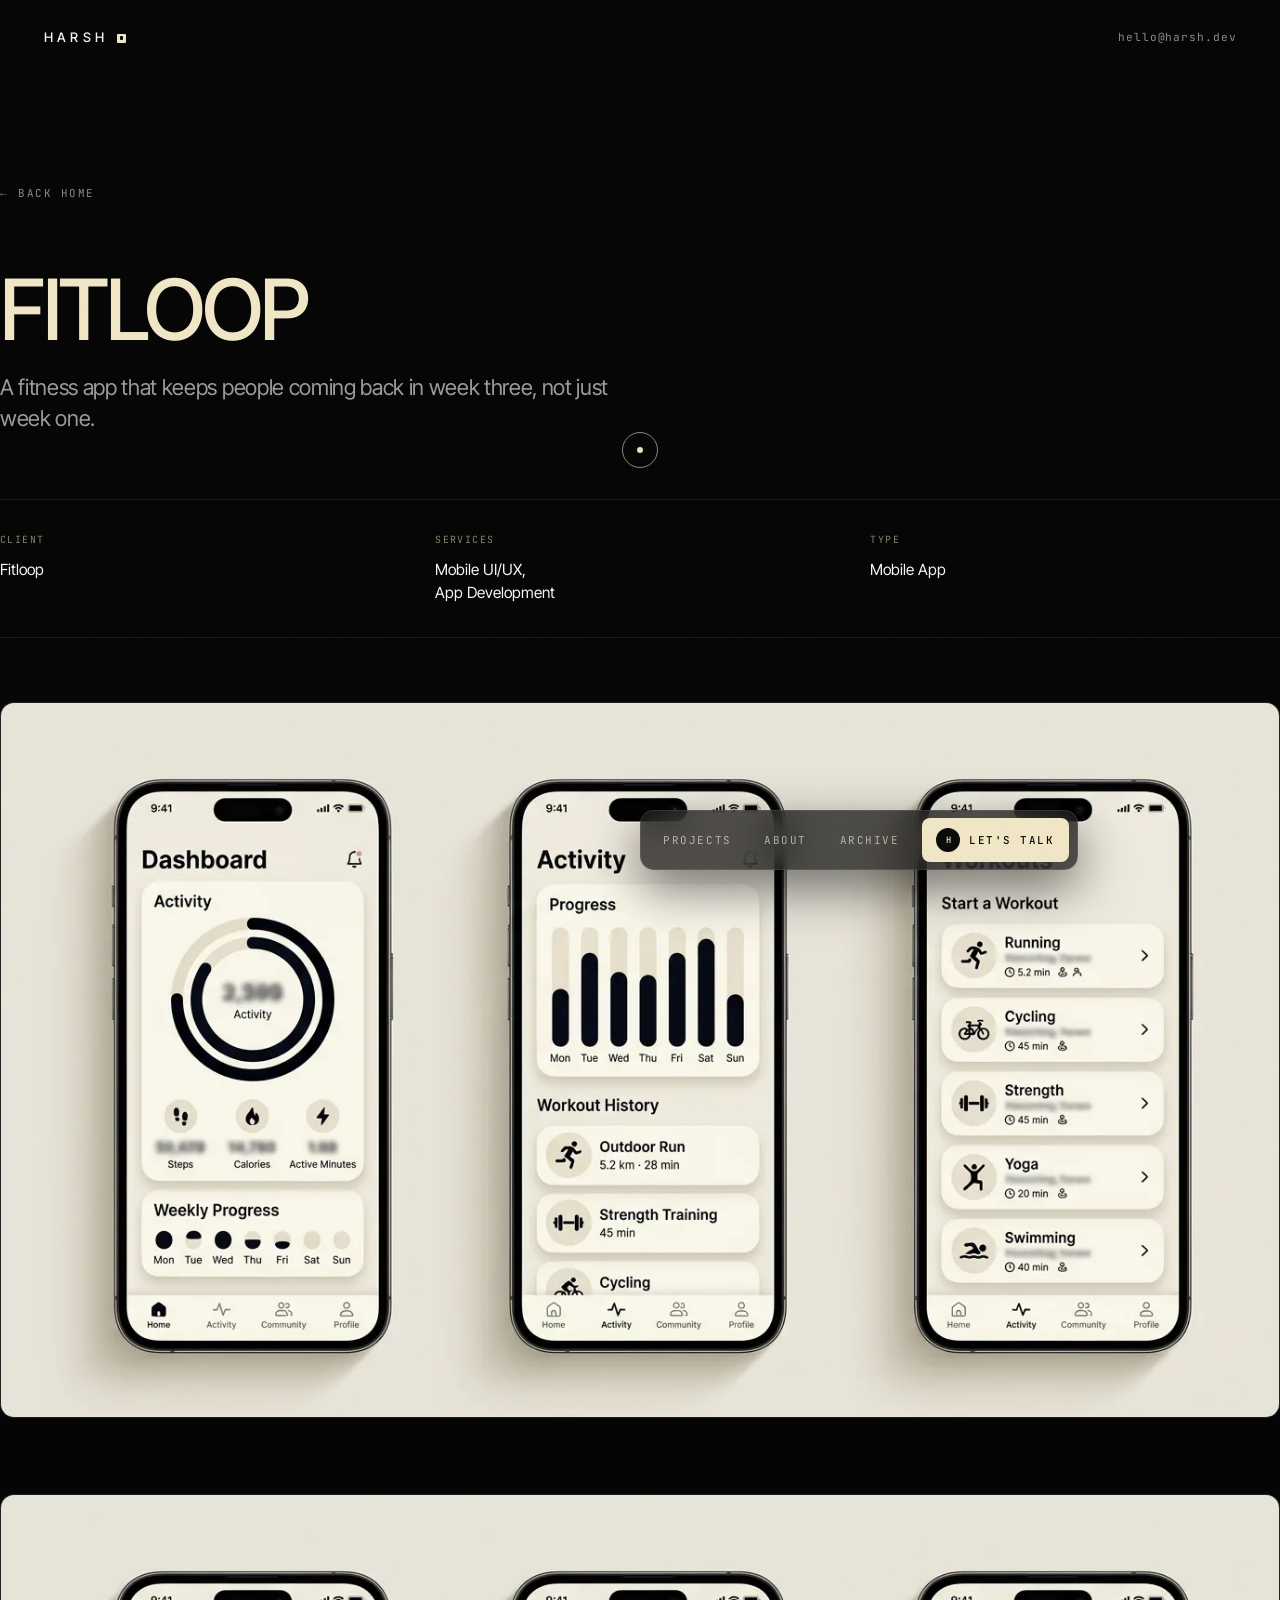
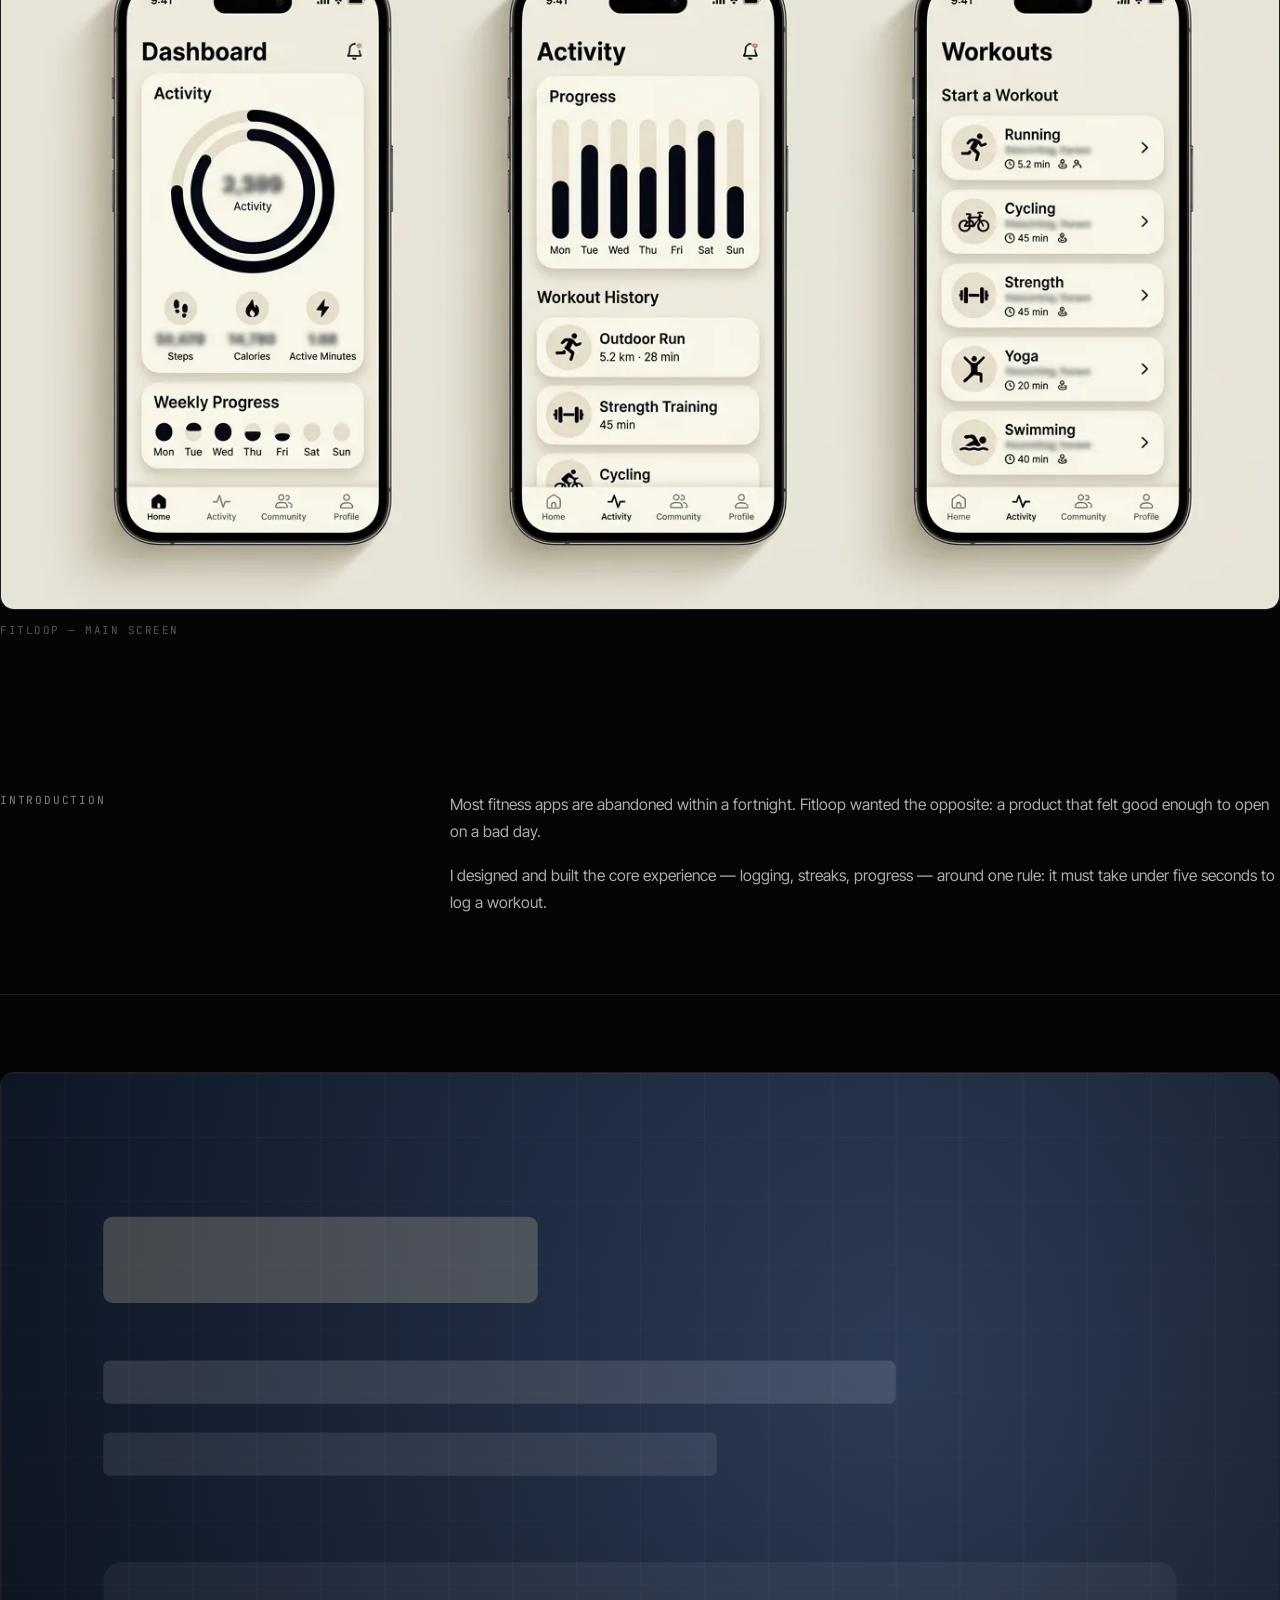
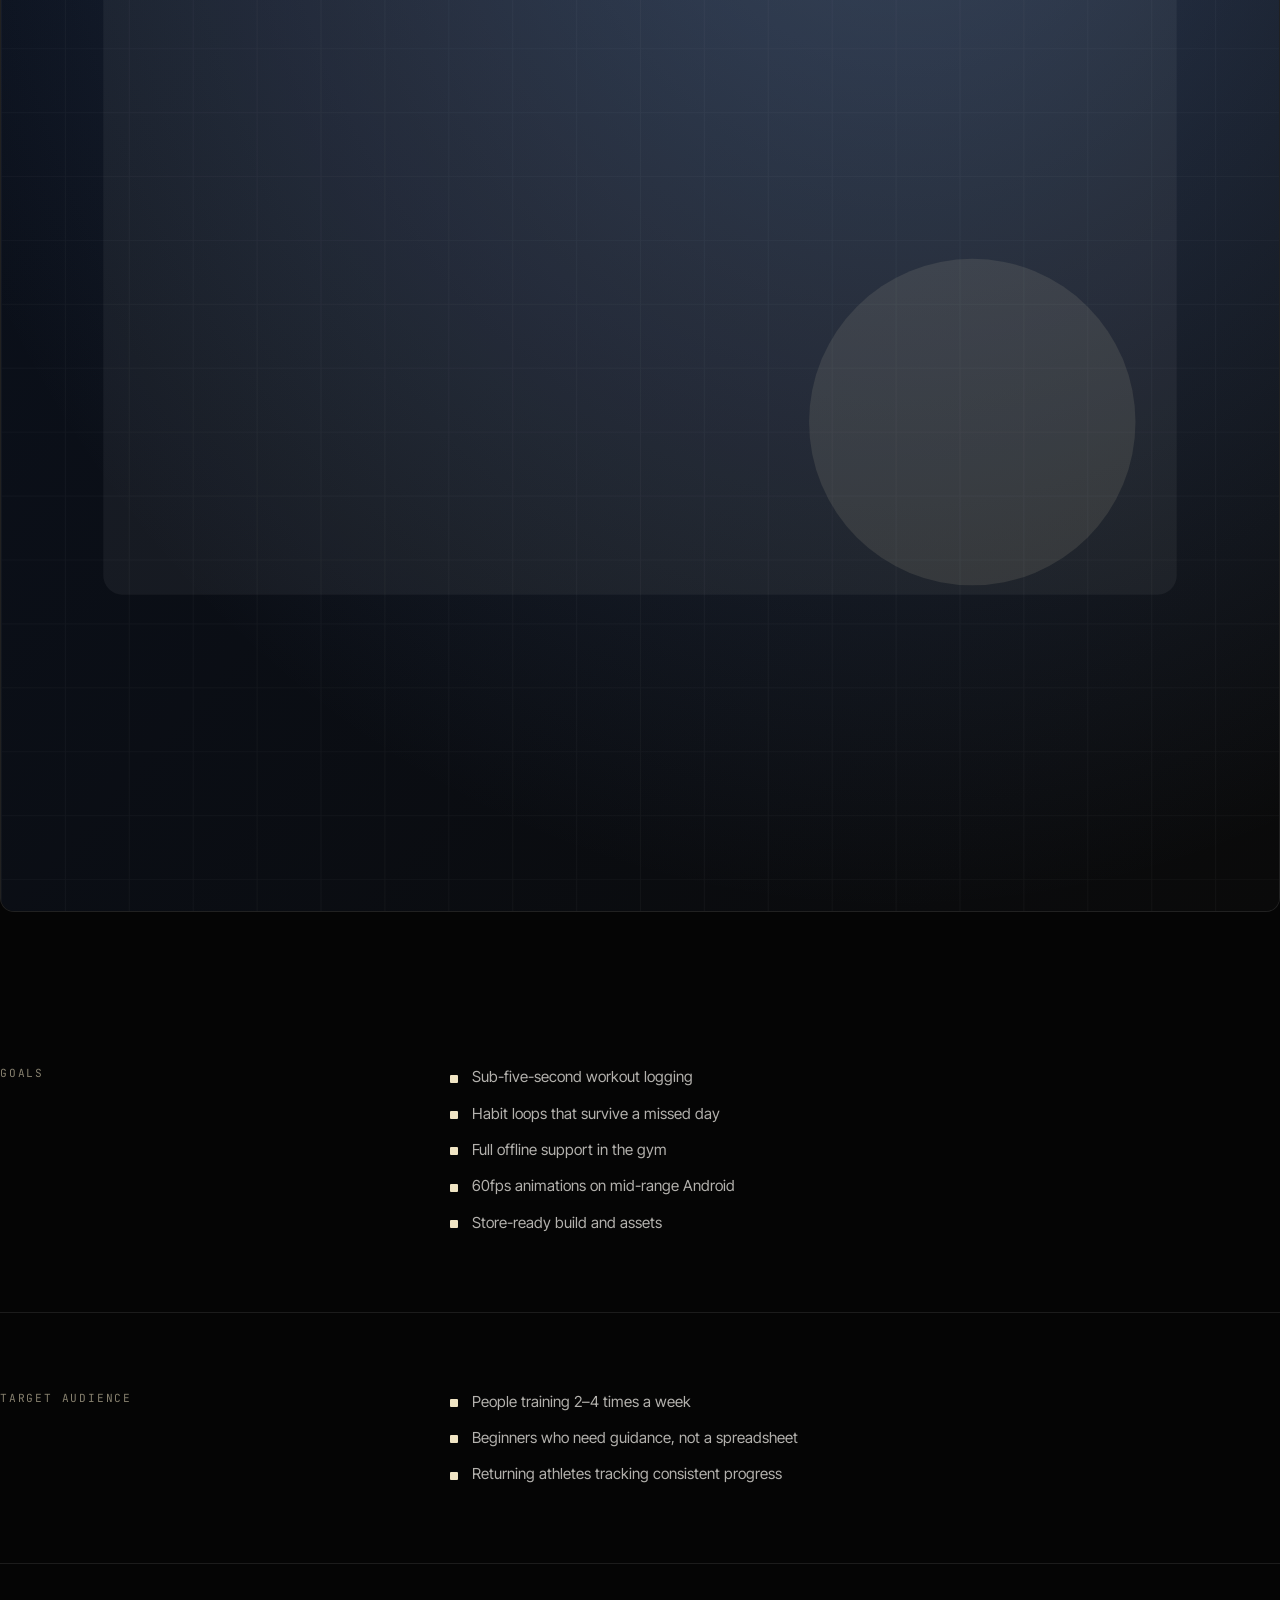
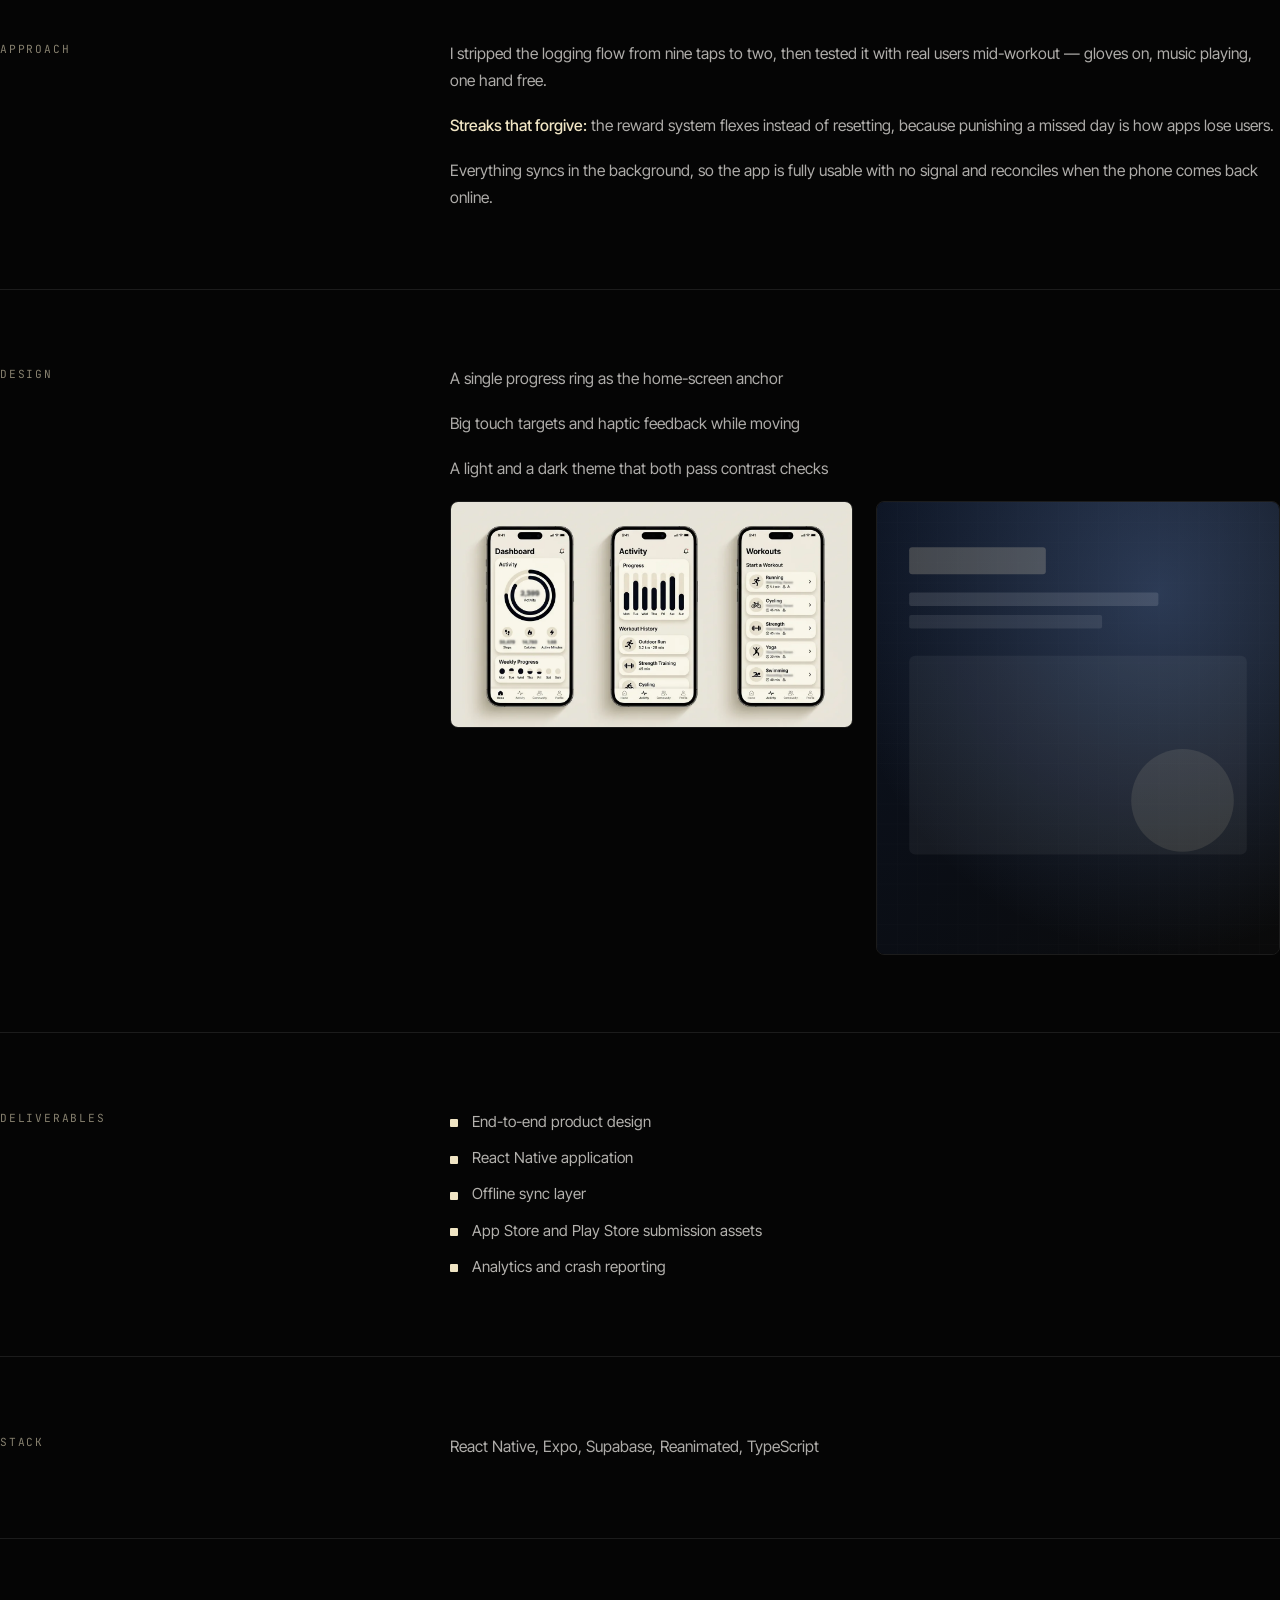
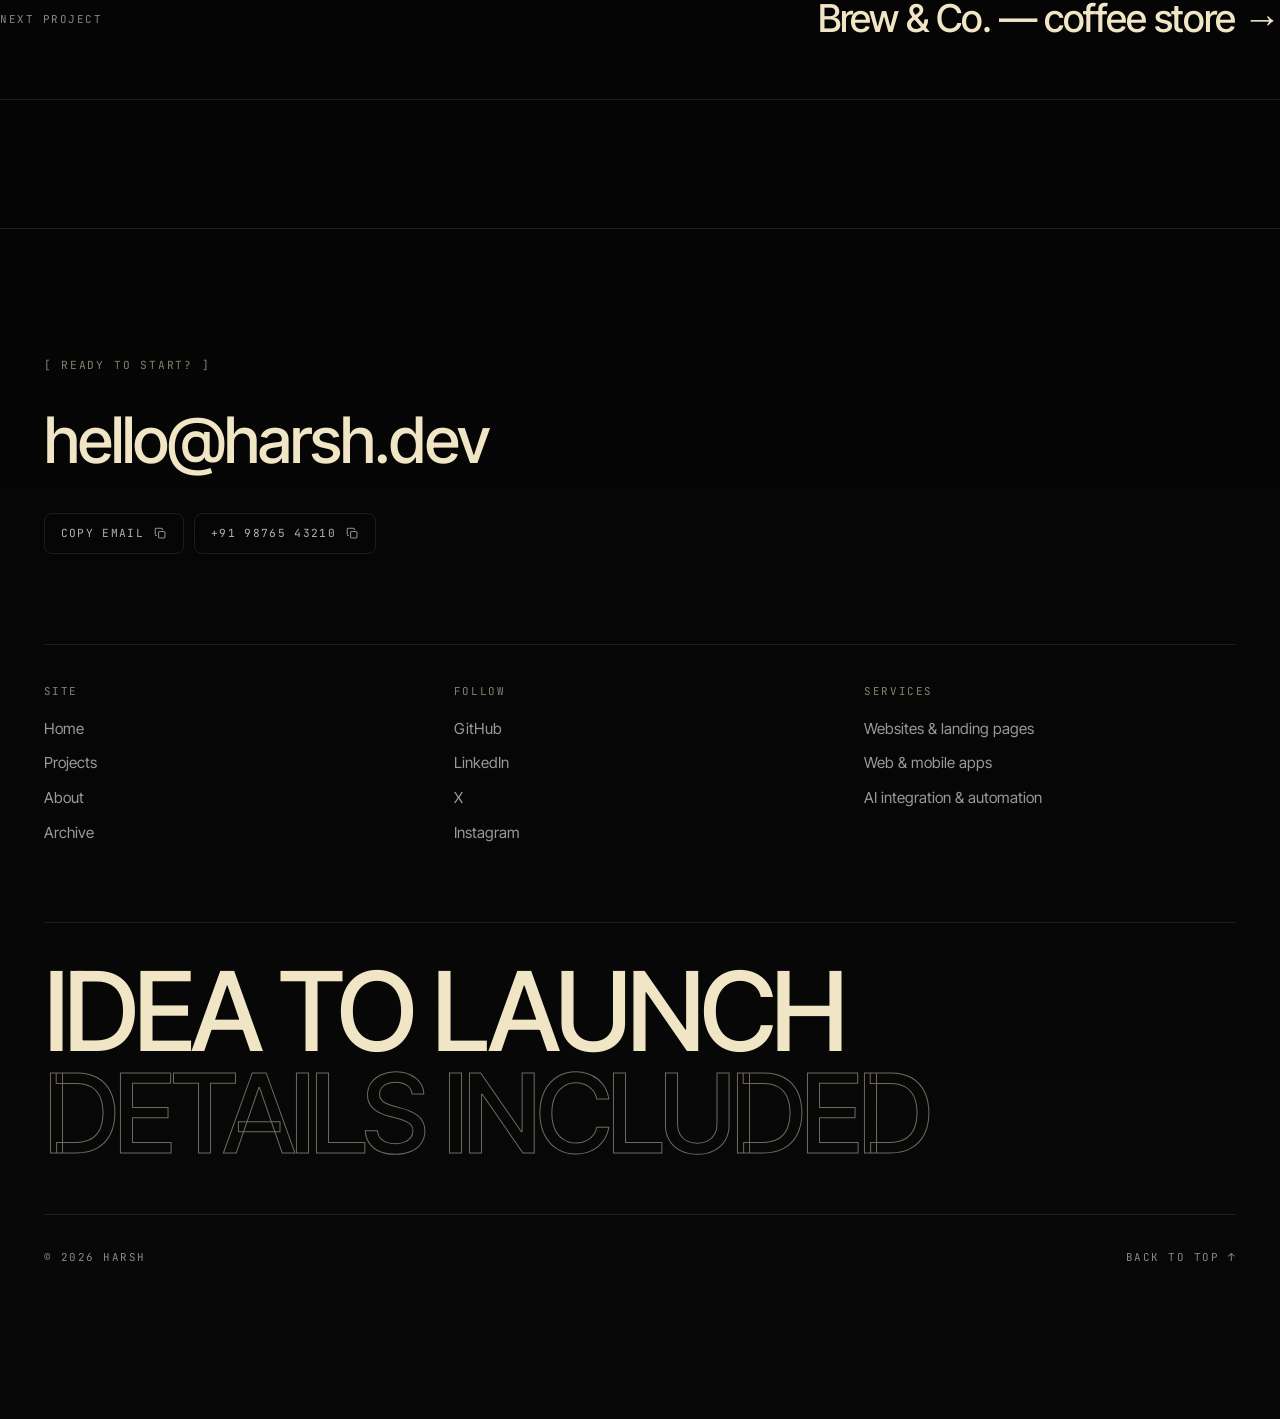
<file: fitloop.html>
<!DOCTYPE html>
<html lang="en">
<head>
<meta charset="UTF-8">
<script>document.documentElement.classList.add('js');</script>

<meta name="viewport" content="width=device-width, initial-scale=1, viewport-fit=cover">
<title>Fitloop — Harsh</title>
<meta name="description" content="A fitness app that keeps people coming back in week three, not just week one.">
<meta name="theme-color" content="#050505">
<meta property="og:image" content="assets/img/og.png">
<meta property="og:image:width" content="1200">
<meta property="og:image:height" content="630">
<meta name="twitter:card" content="summary_large_image">
<meta name="twitter:title" content="Harsh — Websites, Apps & AI">
<meta name="twitter:description" content="Web developer building websites, apps and AI products.">
<meta name="twitter:image" content="assets/img/og.png">
<meta property="og:title" content="Fitloop — Harsh">
<meta property="og:description" content="Fitloop — Harsh — project case study by Harsh.">
<meta property="og:type" content="website">
<link rel="icon" href="assets/img/favicon.svg" type="image/svg+xml">
<link rel="stylesheet" href="assets/css/styles.css">
</head>
<body>

<div class="grain" aria-hidden="true"></div>
<div class="cursor" id="cursor" aria-hidden="true"><span class="cursor__dot"></span><span class="cursor__ring"></span></div>

<header class="topbar">
  <a class="topbar__logo" href="index.html" aria-label="Harsh — home">
    <span class="topbar__logoText">HARSH</span><span class="glyph glyph--sm" aria-hidden="true"></span>
  </a>
  <div class="topbar__right">
    <a class="topbar__mail" href="mailto:hello@harsh.dev">hello@harsh.dev</a>
  </div>
</header>

<main class="cs shell" id="top">
  <a class="cs__back" href="index.html"><span aria-hidden="true">←</span> Back home</a>

  <h1 class="cs__title">Fitloop</h1>
  <p class="cs__lede">A fitness app that keeps people coming back in week three, not just week one.</p>

  <div class="cs__meta">
    <div><p class="k">Client</p><p class="v">Fitloop</p></div>
    <div><p class="k">Services</p><p class="v">Mobile UI/UX,<br>App Development</p></div>
    <div><p class="k">Type</p><p class="v">Mobile App</p></div>
  </div>

  <figure class="cs__hero">
    <img src="assets/img/project-fitloop.webp" alt="Fitloop — main screen">
  </figure>

  <figure class="cs__figure">
    <img src="assets/img/project-fitloop.webp" alt="Fitloop — main screen" loading="lazy">
    <figcaption class="mono-xs">Fitloop — main screen</figcaption>
  </figure>

  <section class="cs__section">
    <h2>Introduction</h2>
    <div class="cs__body"><p>Most fitness apps are abandoned within a fortnight. Fitloop wanted the opposite: a product that felt good enough to open on a bad day.</p><p>I designed and built the core experience — logging, streaks, progress — around one rule: it must take under five seconds to log a workout.</p></div>
  </section>

  <figure class="cs__figure">
    <img src="assets/img/tile-04.svg" alt="Project screen" loading="lazy">
    
  </figure>

  <section class="cs__section">
    <h2>Goals</h2>
    <div class="cs__body"><ul class="cs__list"><li>Sub-five-second workout logging</li><li>Habit loops that survive a missed day</li><li>Full offline support in the gym</li><li>60fps animations on mid-range Android</li><li>Store-ready build and assets</li></ul></div>
  </section>

  <section class="cs__section">
    <h2>Target audience</h2>
    <div class="cs__body"><ul class="cs__list"><li>People training 2–4 times a week</li><li>Beginners who need guidance, not a spreadsheet</li><li>Returning athletes tracking consistent progress</li></ul></div>
  </section>

  <section class="cs__section">
    <h2>Approach</h2>
    <div class="cs__body"><p>I stripped the logging flow from nine taps to two, then tested it with real users mid-workout — gloves on, music playing, one hand free.</p><p><strong>Streaks that forgive:</strong> the reward system flexes instead of resetting, because punishing a missed day is how apps lose users.</p><p>Everything syncs in the background, so the app is fully usable with no signal and reconciles when the phone comes back online.</p></div>
  </section>

  <section class="cs__section">
    <h2>Design</h2>
    <div class="cs__body"><p>A single progress ring as the home-screen anchor</p><p>Big touch targets and haptic feedback while moving</p><p>A light and a dark theme that both pass contrast checks</p><div class="cs__gallery"><img src="assets/img/project-fitloop.webp" alt="Project detail screen" loading="lazy"><img src="assets/img/tile-04.svg" alt="Project detail screen" loading="lazy"></div></div>
  </section>

  <section class="cs__section">
    <h2>Deliverables</h2>
    <div class="cs__body"><ul class="cs__list"><li>End-to-end product design</li><li>React Native application</li><li>Offline sync layer</li><li>App Store and Play Store submission assets</li><li>Analytics and crash reporting</li></ul></div>
  </section>

  <section class="cs__section">
    <h2>Stack</h2>
    <div class="cs__body"><p>React Native, Expo, Supabase, Reanimated, TypeScript</p></div>
  </section>

  <div class="cs__next">
    <span class="mono-xs">Next project</span>
    <a href="brew.html">Brew & Co. — coffee store <span aria-hidden="true">→</span></a>
  </div>
</main>

<footer class="footer">
  <div class="shell">
    <div class="footer__top">
      <p class="label">[ Ready to start? ]</p>
      <a class="footer__mail" href="mailto:hello@harsh.dev">hello@harsh.dev</a>
      <div class="footer__contact">
        <button class="copy" type="button" data-copy="hello@harsh.dev">Copy email <svg class="copy__icon" viewBox="0 0 16 16" aria-hidden="true" focusable="false"><rect x="5.6" y="5.6" width="7.9" height="7.9" rx="1.6" fill="none" stroke="currentColor" stroke-width="1.3"/><path d="M10.4 3.6V3A1.5 1.5 0 0 0 8.9 1.5H3A1.5 1.5 0 0 0 1.5 3v5.9A1.5 1.5 0 0 0 3 10.4h.6" fill="none" stroke="currentColor" stroke-width="1.3"/></svg></button>
        <a class="copy" href="https://wa.me/919876543210" target="_blank" rel="noopener">+91 98765 43210 <svg class="copy__icon" viewBox="0 0 16 16" aria-hidden="true" focusable="false"><rect x="5.6" y="5.6" width="7.9" height="7.9" rx="1.6" fill="none" stroke="currentColor" stroke-width="1.3"/><path d="M10.4 3.6V3A1.5 1.5 0 0 0 8.9 1.5H3A1.5 1.5 0 0 0 1.5 3v5.9A1.5 1.5 0 0 0 3 10.4h.6" fill="none" stroke="currentColor" stroke-width="1.3"/></svg></a>
      </div>
    </div>

    <div class="footer__cols">
      <div class="footer__col">
        <p class="mono-xs">Site</p>
        <a href="index.html">Home</a>
        <a href="index.html#featured">Projects</a>
        <a href="index.html#about">About</a>
        <a href="archive.html">Archive</a>
      </div>
      <div class="footer__col">
        <p class="mono-xs">Follow</p>
        <a href="https://github.com/" target="_blank" rel="noopener">GitHub</a>
        <a href="https://www.linkedin.com/" target="_blank" rel="noopener">LinkedIn</a>
        <a href="https://x.com/" target="_blank" rel="noopener">X</a>
        <a href="https://instagram.com/" target="_blank" rel="noopener">Instagram</a>
      </div>
      <div class="footer__col footer__col--wide">
        <p class="mono-xs">Services</p>
        <a href="mailto:hello@harsh.dev?subject=Website%20project">Websites &amp; landing pages</a>
        <a href="mailto:hello@harsh.dev?subject=App%20project">Web &amp; mobile apps</a>
        <a href="mailto:hello@harsh.dev?subject=AI%20project">AI integration &amp; automation</a>
      </div>
    </div>

    <div class="footer__huge" aria-hidden="true">
      <span>IDEA TO LAUNCH</span>
      <span class="is-outline">DETAILS INCLUDED</span>
    </div>

    <div class="footer__bottom">
      <p class="mono-xs">© <span data-year>2026</span> harsh</p>
      <a class="mono-xs footer__top-link" href="#top">Back to top ↑</a>
    </div>
  </div>
</footer>

<nav class="dock" aria-label="Primary">
  <div class="dock__inner">
    <a href="index.html#featured">Projects</a>
    <a href="index.html#about">About</a>
    <a href="archive.html">Archive</a>
    <a class="dock__cta" href="mailto:hello@harsh.dev"><span class="avatar avatar--btn" data-initials="H"></span>Let's talk</a>
  </div>
</nav>

<script src="assets/js/main.js"></script>
</body>
</html>
</file>
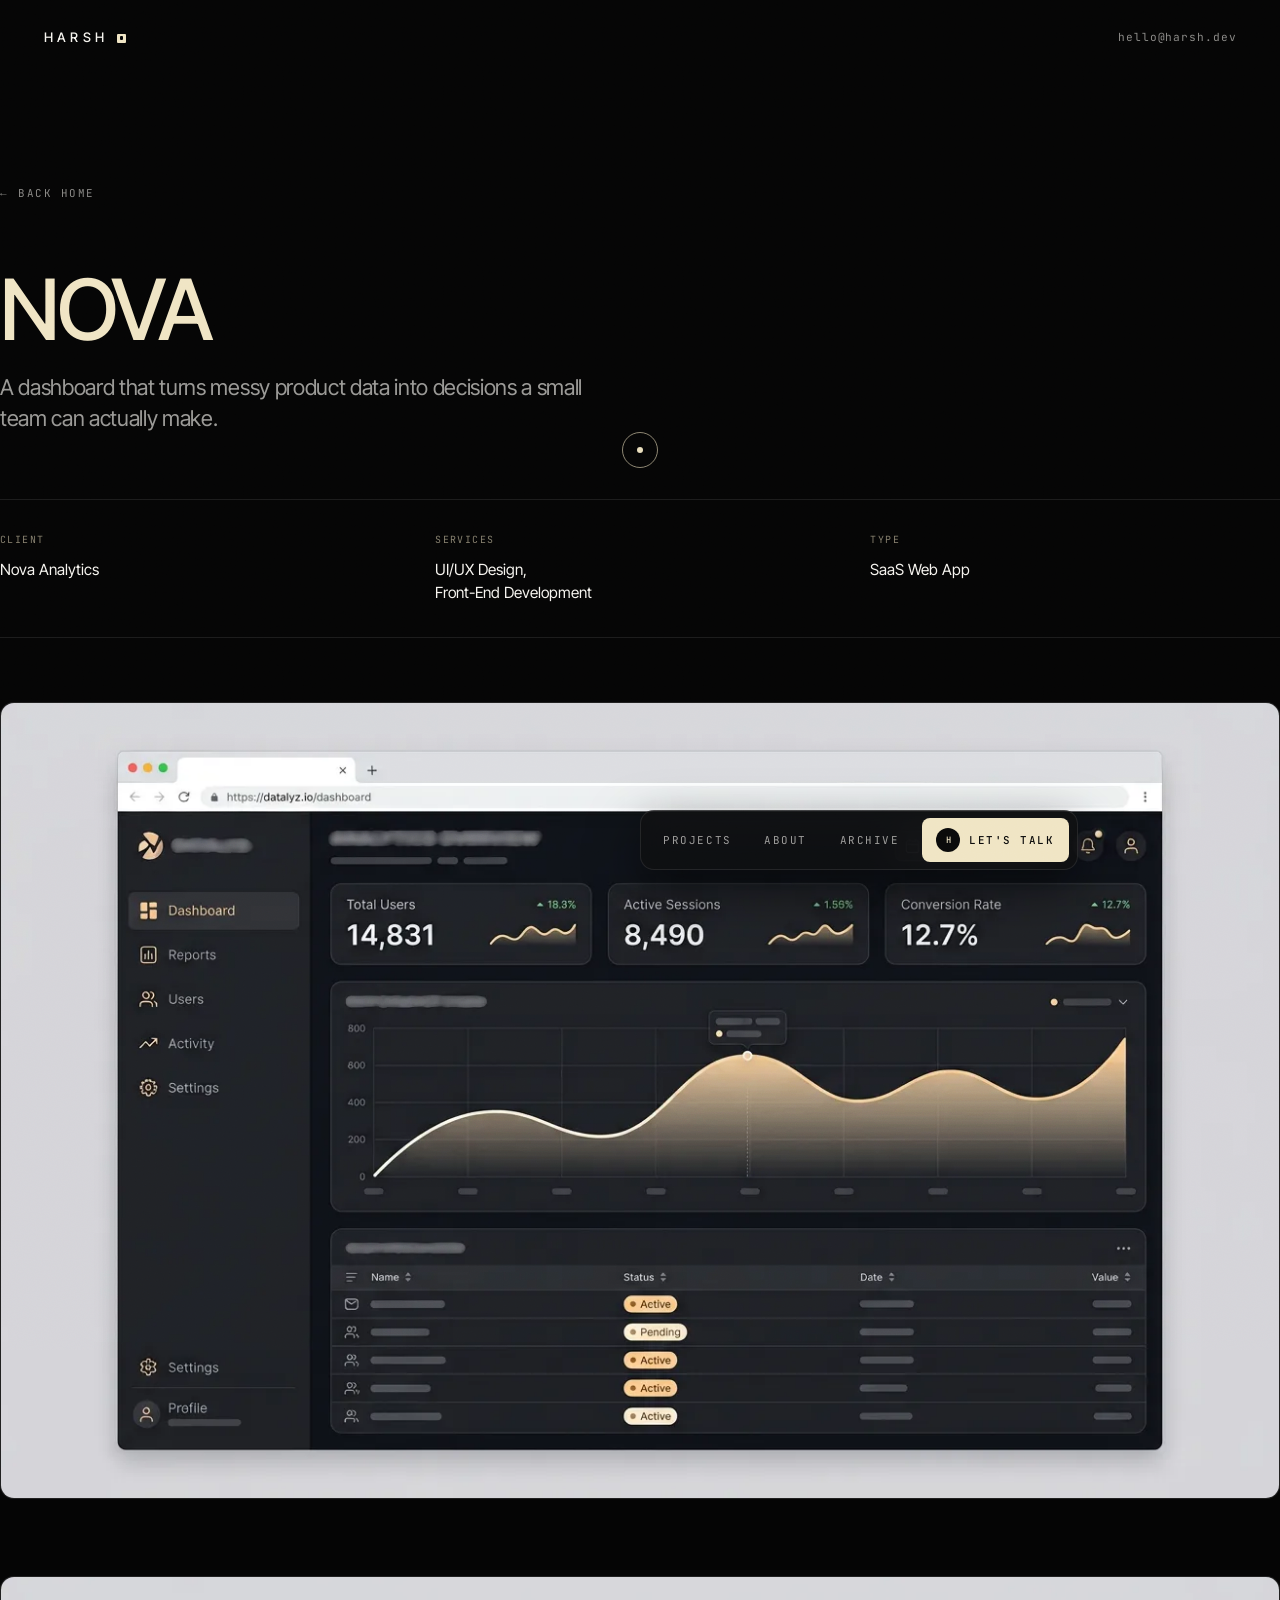
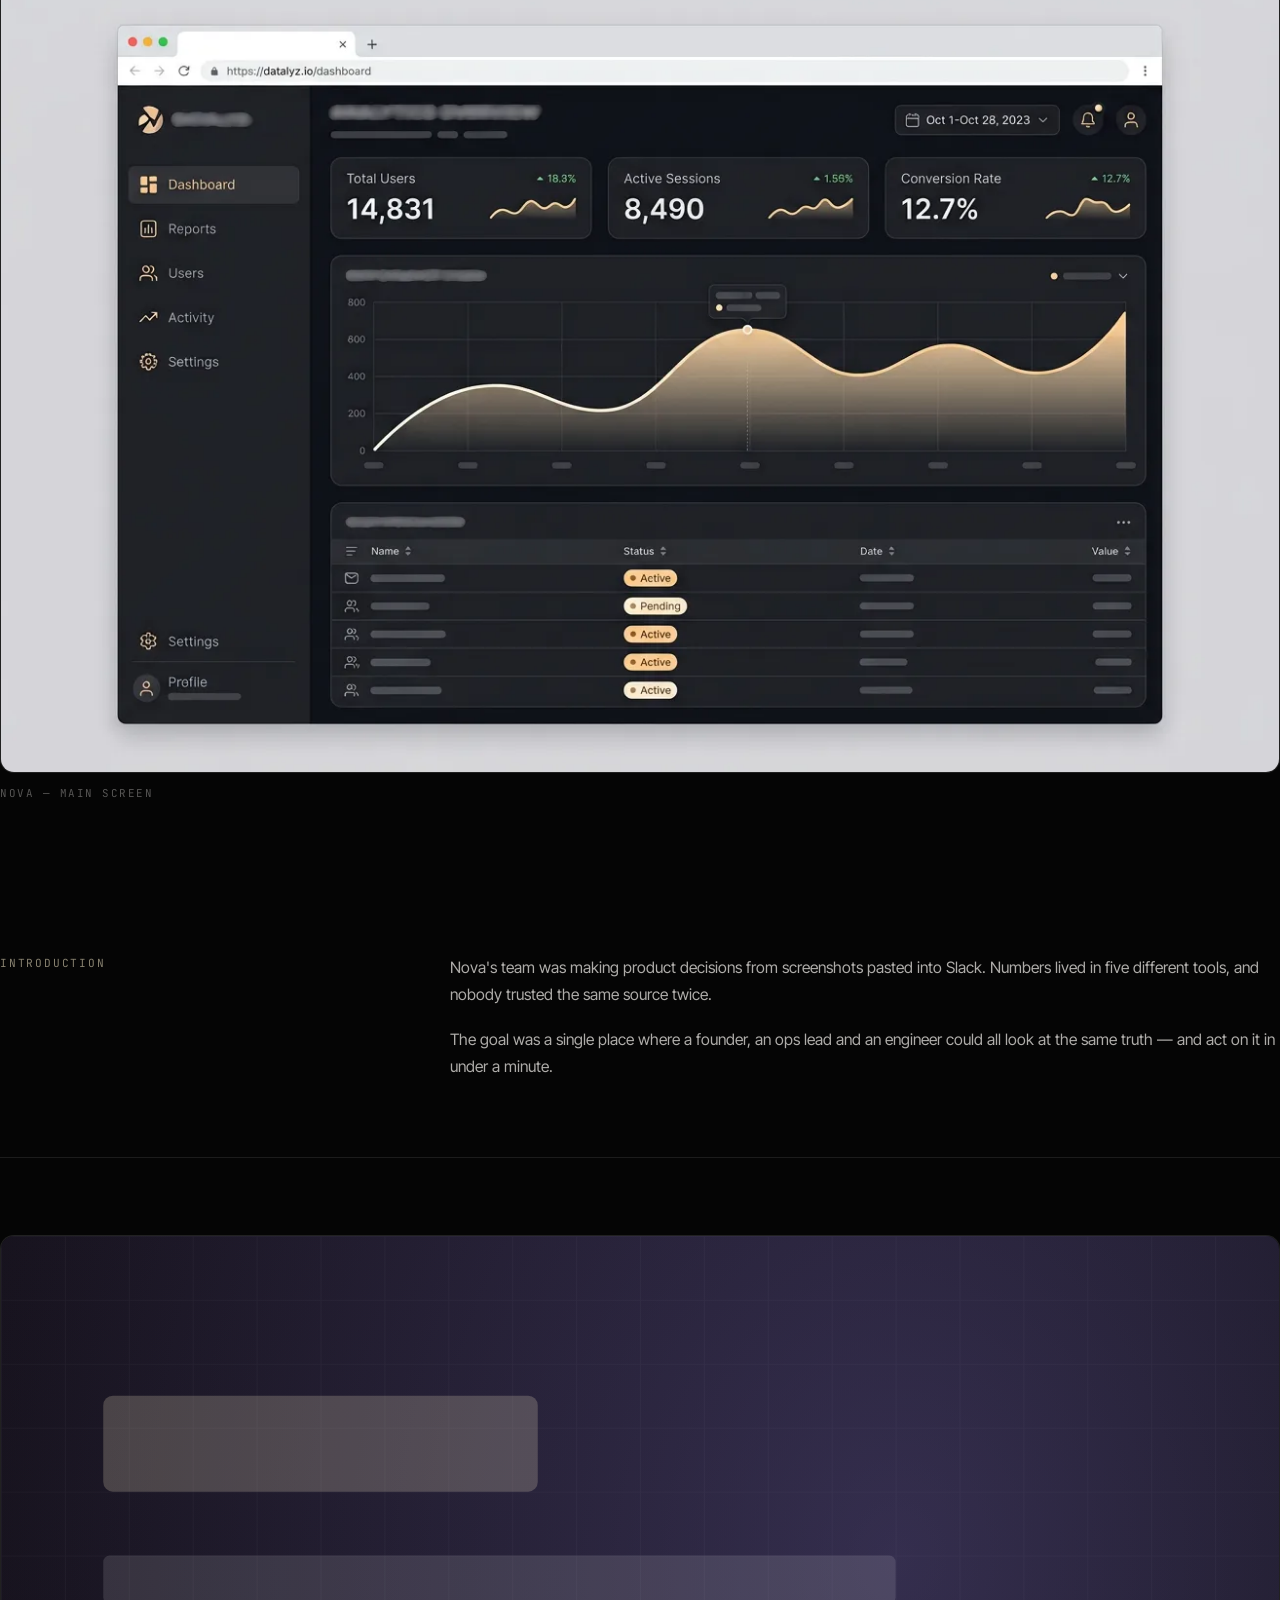
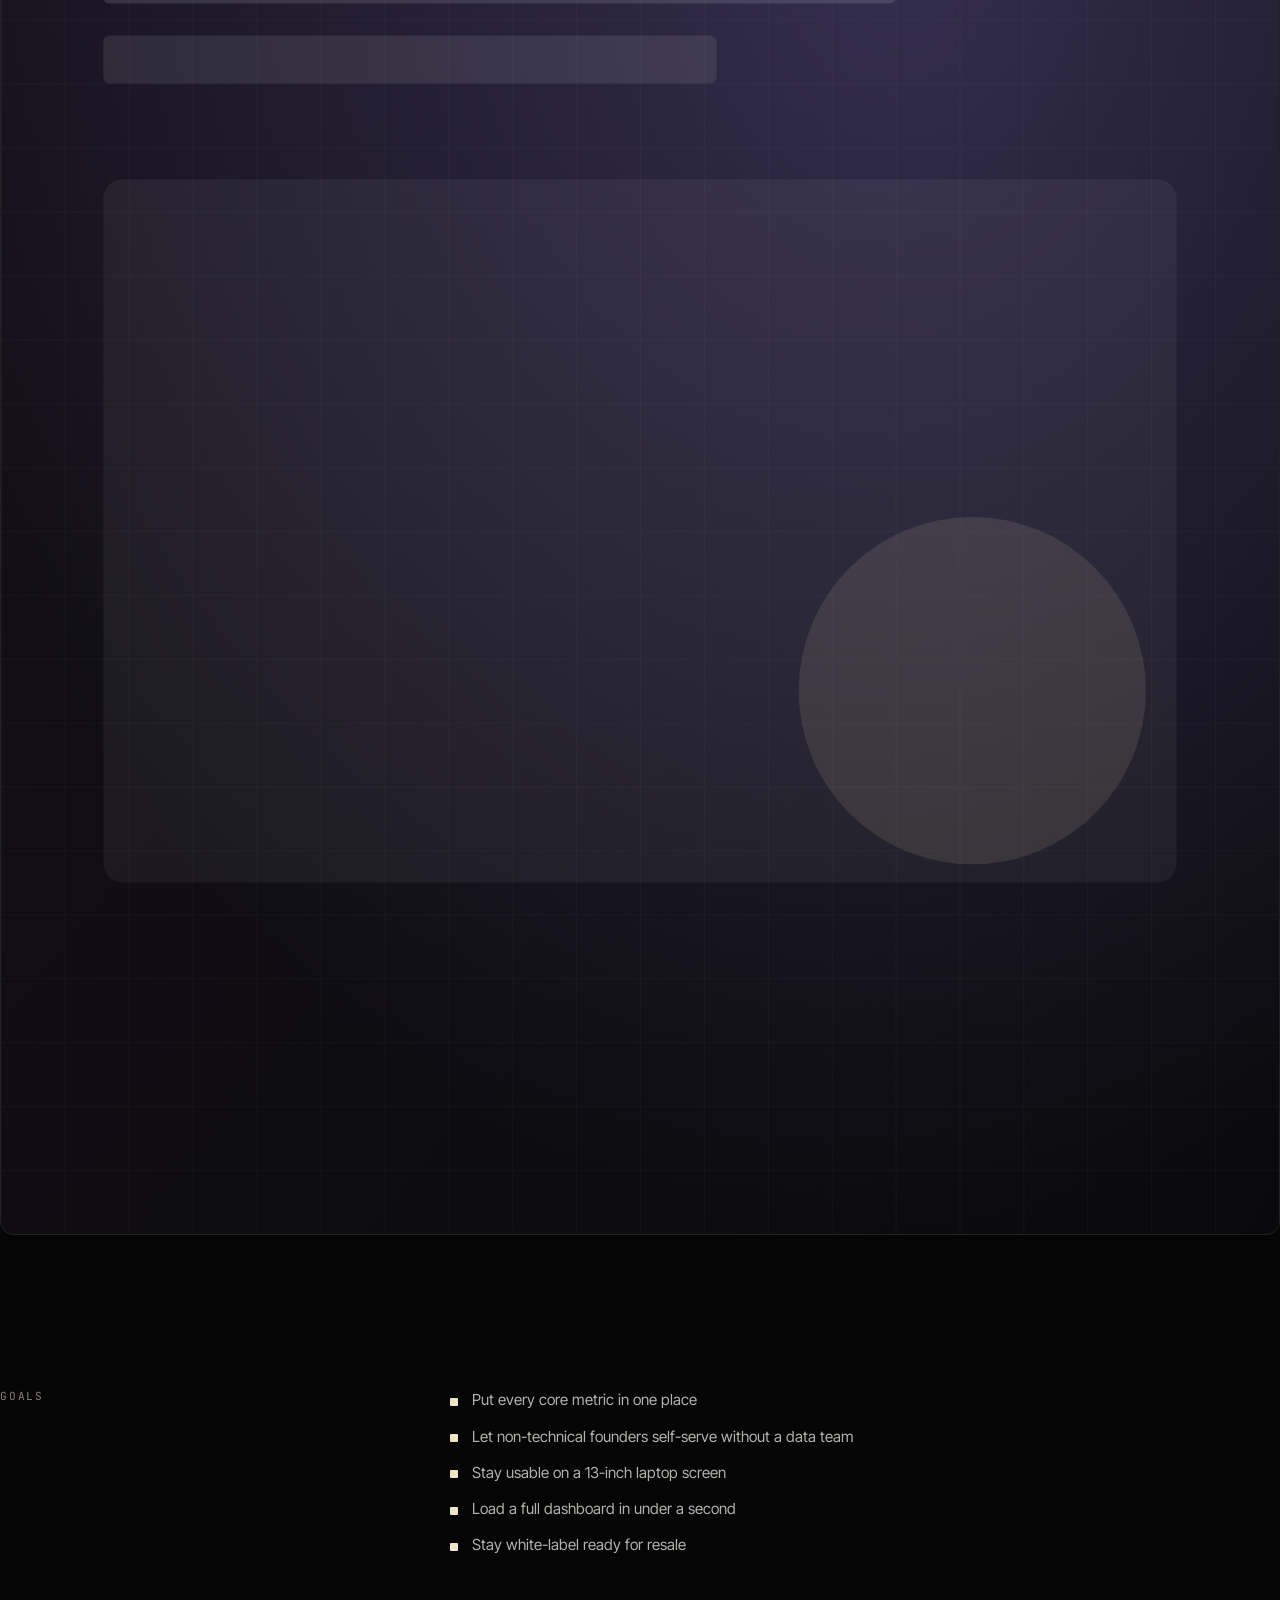
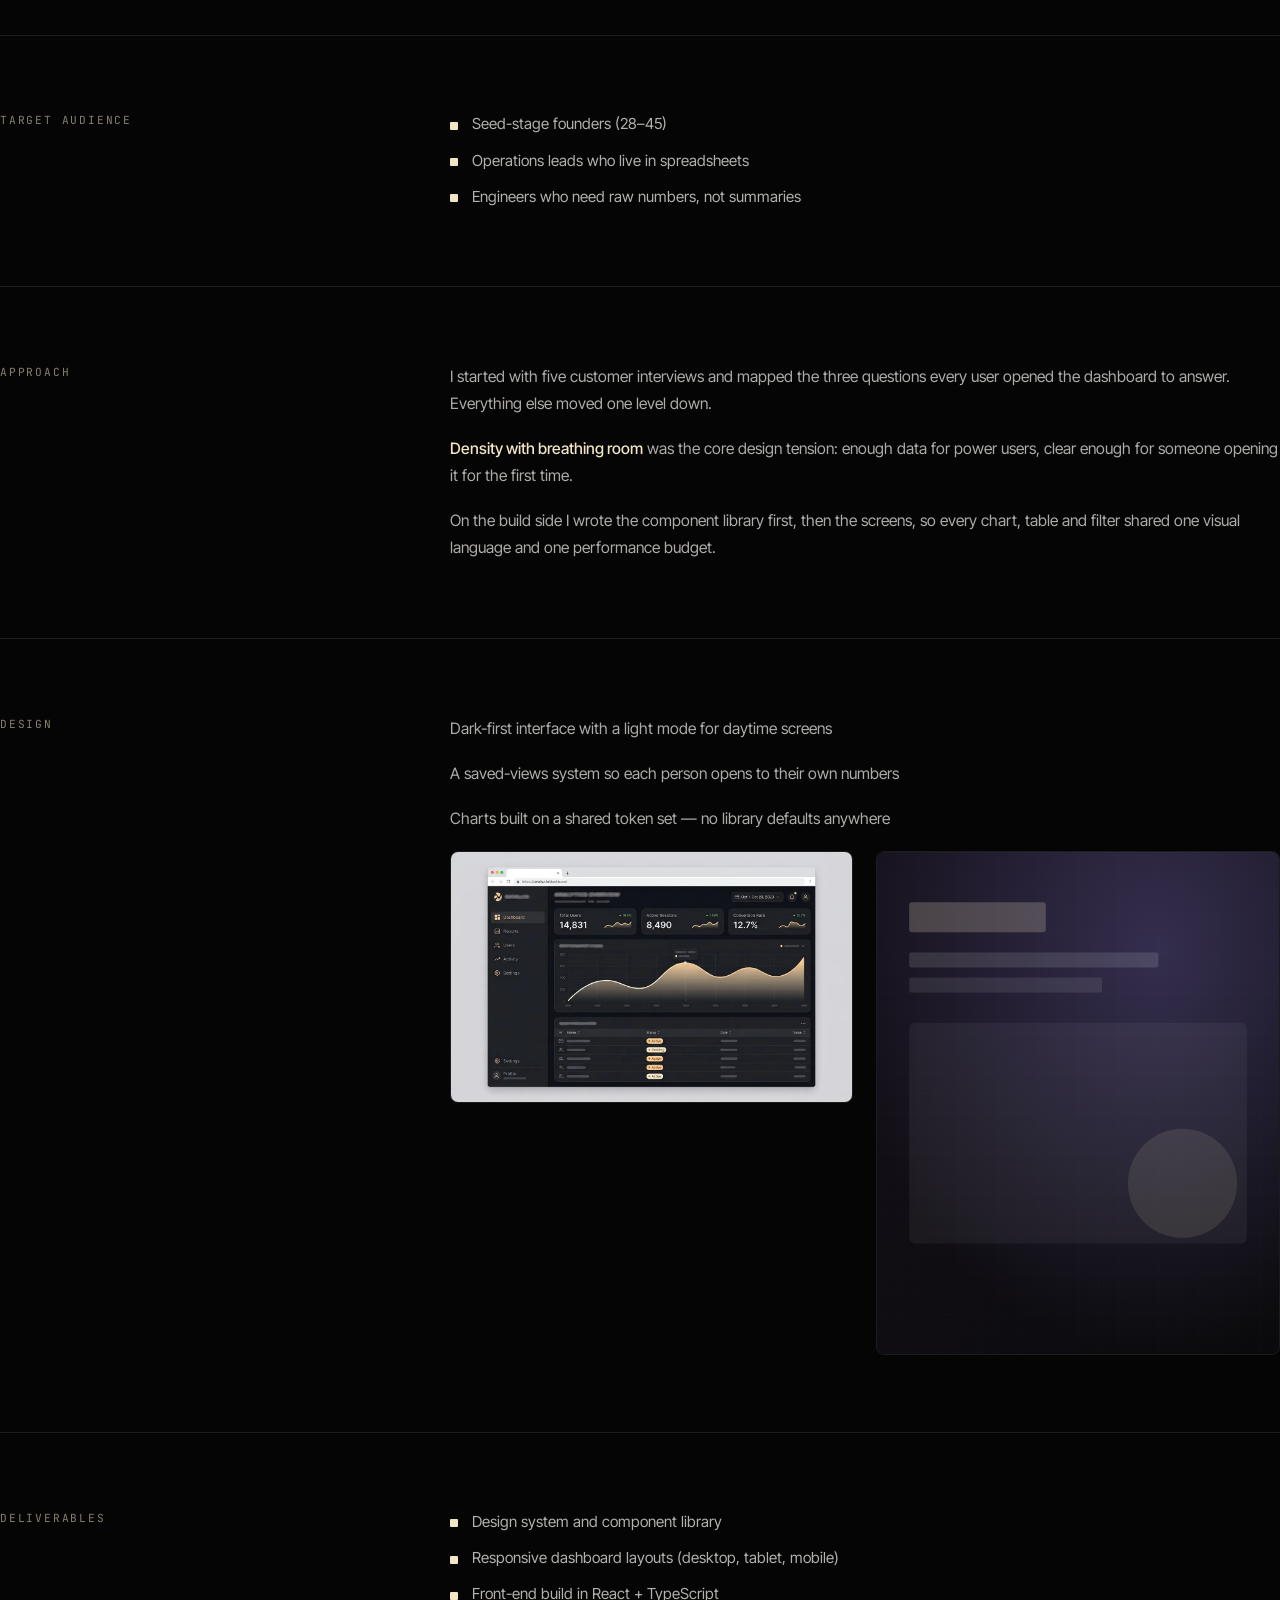
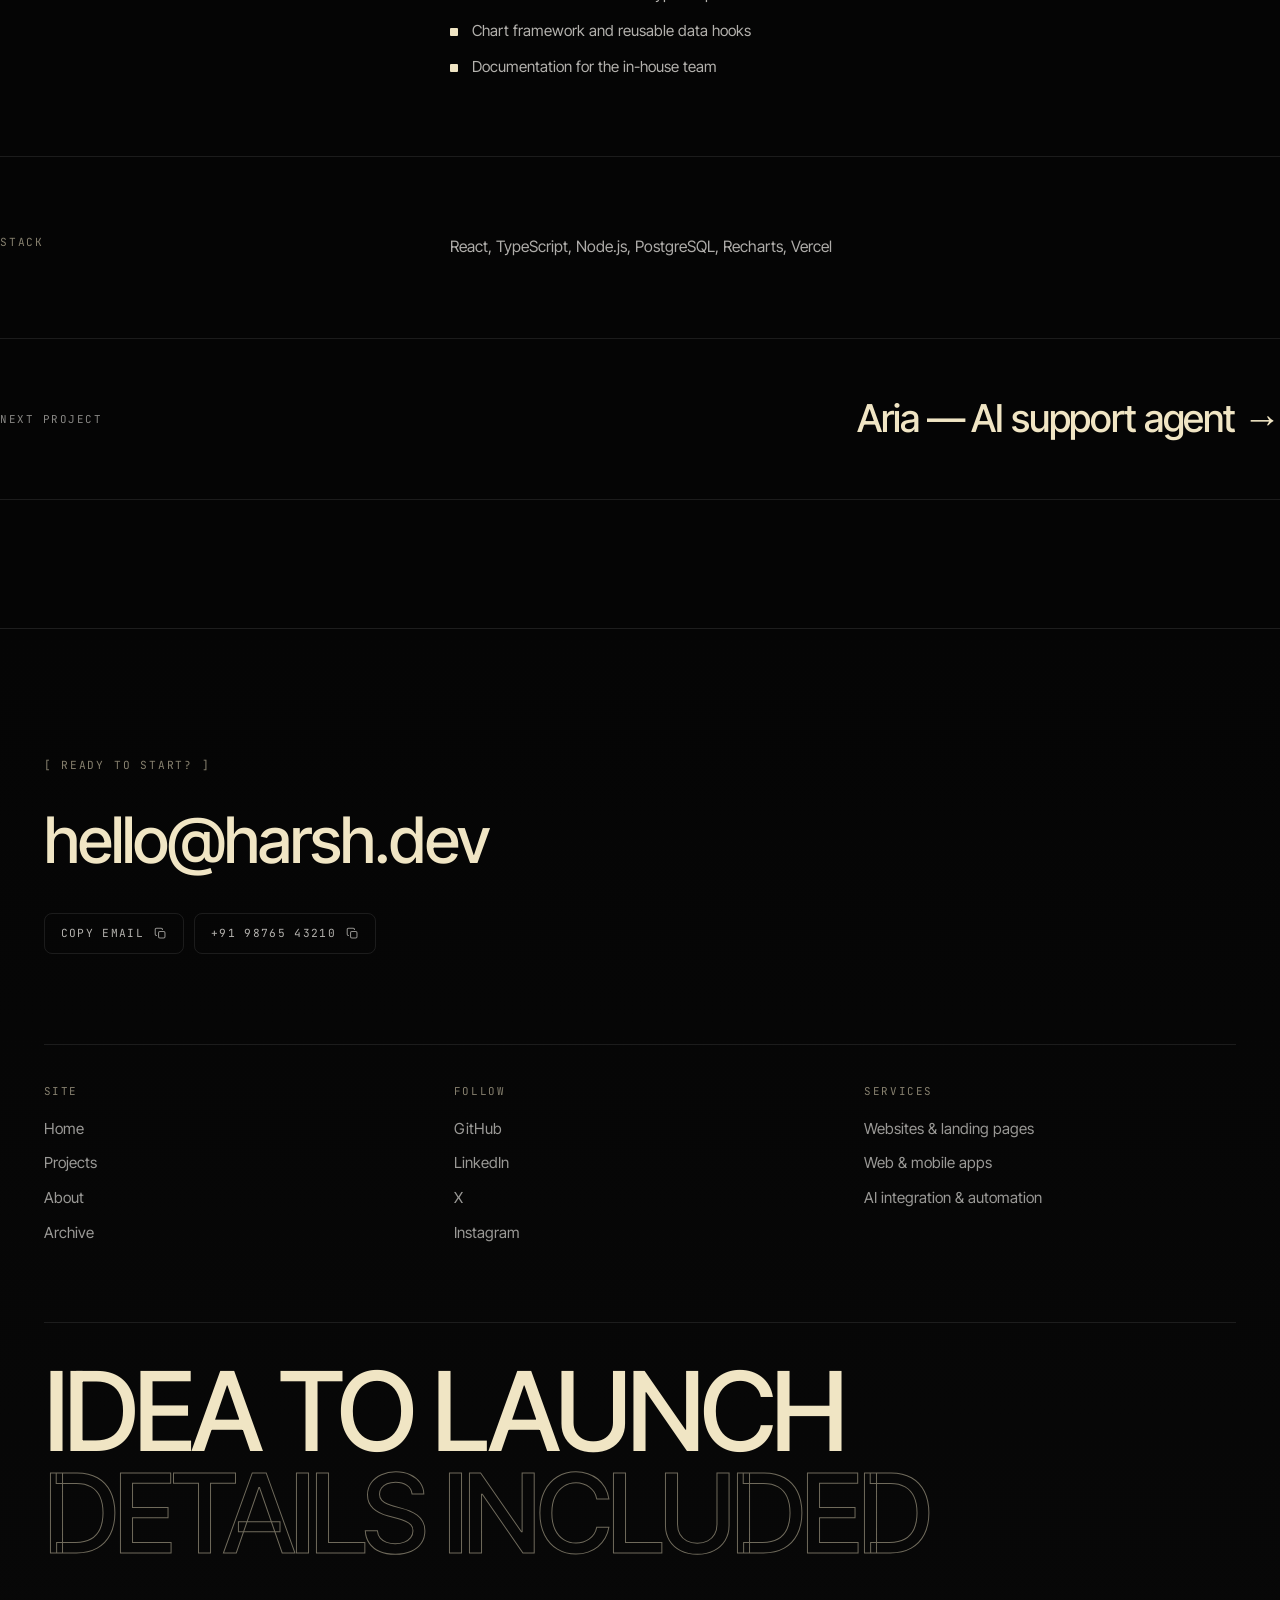
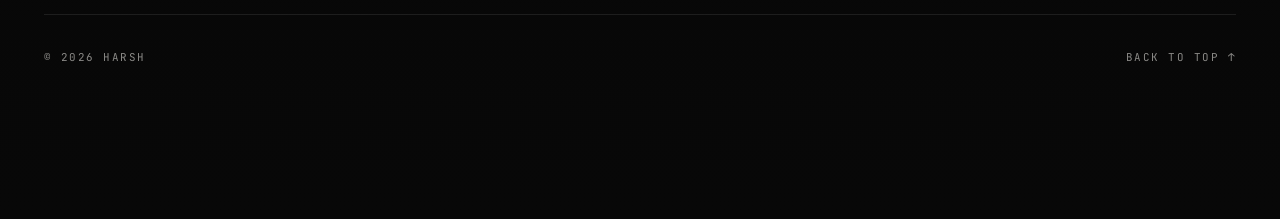
<file: nova.html>
<!DOCTYPE html>
<html lang="en">
<head>
<meta charset="UTF-8">
<script>document.documentElement.classList.add('js');</script>

<meta name="viewport" content="width=device-width, initial-scale=1, viewport-fit=cover">
<title>Nova — Harsh</title>
<meta name="description" content="A dashboard that turns messy product data into decisions a small team can actually make.">
<meta name="theme-color" content="#050505">
<meta property="og:image" content="assets/img/og.png">
<meta property="og:image:width" content="1200">
<meta property="og:image:height" content="630">
<meta name="twitter:card" content="summary_large_image">
<meta name="twitter:title" content="Harsh — Websites, Apps & AI">
<meta name="twitter:description" content="Web developer building websites, apps and AI products.">
<meta name="twitter:image" content="assets/img/og.png">
<meta property="og:title" content="Nova — Harsh">
<meta property="og:description" content="Nova — Harsh — project case study by Harsh.">
<meta property="og:type" content="website">
<link rel="icon" href="assets/img/favicon.svg" type="image/svg+xml">
<link rel="stylesheet" href="assets/css/styles.css">
</head>
<body>

<div class="grain" aria-hidden="true"></div>
<div class="cursor" id="cursor" aria-hidden="true"><span class="cursor__dot"></span><span class="cursor__ring"></span></div>

<header class="topbar">
  <a class="topbar__logo" href="index.html" aria-label="Harsh — home">
    <span class="topbar__logoText">HARSH</span><span class="glyph glyph--sm" aria-hidden="true"></span>
  </a>
  <div class="topbar__right">
    <a class="topbar__mail" href="mailto:hello@harsh.dev">hello@harsh.dev</a>
  </div>
</header>

<main class="cs shell" id="top">
  <a class="cs__back" href="index.html"><span aria-hidden="true">←</span> Back home</a>

  <h1 class="cs__title">Nova</h1>
  <p class="cs__lede">A dashboard that turns messy product data into decisions a small team can actually make.</p>

  <div class="cs__meta">
    <div><p class="k">Client</p><p class="v">Nova Analytics</p></div>
    <div><p class="k">Services</p><p class="v">UI/UX Design,<br>Front-End Development</p></div>
    <div><p class="k">Type</p><p class="v">SaaS Web App</p></div>
  </div>

  <figure class="cs__hero">
    <img src="assets/img/project-nova.webp" alt="Nova — main screen">
  </figure>

  <figure class="cs__figure">
    <img src="assets/img/project-nova.webp" alt="Nova — main screen" loading="lazy">
    <figcaption class="mono-xs">Nova — main screen</figcaption>
  </figure>

  <section class="cs__section">
    <h2>Introduction</h2>
    <div class="cs__body"><p>Nova's team was making product decisions from screenshots pasted into Slack. Numbers lived in five different tools, and nobody trusted the same source twice.</p><p>The goal was a single place where a founder, an ops lead and an engineer could all look at the same truth — and act on it in under a minute.</p></div>
  </section>

  <figure class="cs__figure">
    <img src="assets/img/tile-01.svg" alt="Project screen" loading="lazy">
    
  </figure>

  <section class="cs__section">
    <h2>Goals</h2>
    <div class="cs__body"><ul class="cs__list"><li>Put every core metric in one place</li><li>Let non-technical founders self-serve without a data team</li><li>Stay usable on a 13-inch laptop screen</li><li>Load a full dashboard in under a second</li><li>Stay white-label ready for resale</li></ul></div>
  </section>

  <section class="cs__section">
    <h2>Target audience</h2>
    <div class="cs__body"><ul class="cs__list"><li>Seed-stage founders (28–45)</li><li>Operations leads who live in spreadsheets</li><li>Engineers who need raw numbers, not summaries</li></ul></div>
  </section>

  <section class="cs__section">
    <h2>Approach</h2>
    <div class="cs__body"><p>I started with five customer interviews and mapped the three questions every user opened the dashboard to answer. Everything else moved one level down.</p><p><strong>Density with breathing room</strong> was the core design tension: enough data for power users, clear enough for someone opening it for the first time.</p><p>On the build side I wrote the component library first, then the screens, so every chart, table and filter shared one visual language and one performance budget.</p></div>
  </section>

  <section class="cs__section">
    <h2>Design</h2>
    <div class="cs__body"><p>Dark-first interface with a light mode for daytime screens</p><p>A saved-views system so each person opens to their own numbers</p><p>Charts built on a shared token set — no library defaults anywhere</p><div class="cs__gallery"><img src="assets/img/project-nova.webp" alt="Project detail screen" loading="lazy"><img src="assets/img/tile-01.svg" alt="Project detail screen" loading="lazy"></div></div>
  </section>

  <section class="cs__section">
    <h2>Deliverables</h2>
    <div class="cs__body"><ul class="cs__list"><li>Design system and component library</li><li>Responsive dashboard layouts (desktop, tablet, mobile)</li><li>Front-end build in React + TypeScript</li><li>Chart framework and reusable data hooks</li><li>Documentation for the in-house team</li></ul></div>
  </section>

  <section class="cs__section">
    <h2>Stack</h2>
    <div class="cs__body"><p>React, TypeScript, Node.js, PostgreSQL, Recharts, Vercel</p></div>
  </section>

  <div class="cs__next">
    <span class="mono-xs">Next project</span>
    <a href="aria.html">Aria — AI support agent <span aria-hidden="true">→</span></a>
  </div>
</main>

<footer class="footer">
  <div class="shell">
    <div class="footer__top">
      <p class="label">[ Ready to start? ]</p>
      <a class="footer__mail" href="mailto:hello@harsh.dev">hello@harsh.dev</a>
      <div class="footer__contact">
        <button class="copy" type="button" data-copy="hello@harsh.dev">Copy email <svg class="copy__icon" viewBox="0 0 16 16" aria-hidden="true" focusable="false"><rect x="5.6" y="5.6" width="7.9" height="7.9" rx="1.6" fill="none" stroke="currentColor" stroke-width="1.3"/><path d="M10.4 3.6V3A1.5 1.5 0 0 0 8.9 1.5H3A1.5 1.5 0 0 0 1.5 3v5.9A1.5 1.5 0 0 0 3 10.4h.6" fill="none" stroke="currentColor" stroke-width="1.3"/></svg></button>
        <a class="copy" href="https://wa.me/919876543210" target="_blank" rel="noopener">+91 98765 43210 <svg class="copy__icon" viewBox="0 0 16 16" aria-hidden="true" focusable="false"><rect x="5.6" y="5.6" width="7.9" height="7.9" rx="1.6" fill="none" stroke="currentColor" stroke-width="1.3"/><path d="M10.4 3.6V3A1.5 1.5 0 0 0 8.9 1.5H3A1.5 1.5 0 0 0 1.5 3v5.9A1.5 1.5 0 0 0 3 10.4h.6" fill="none" stroke="currentColor" stroke-width="1.3"/></svg></a>
      </div>
    </div>

    <div class="footer__cols">
      <div class="footer__col">
        <p class="mono-xs">Site</p>
        <a href="index.html">Home</a>
        <a href="index.html#featured">Projects</a>
        <a href="index.html#about">About</a>
        <a href="archive.html">Archive</a>
      </div>
      <div class="footer__col">
        <p class="mono-xs">Follow</p>
        <a href="https://github.com/" target="_blank" rel="noopener">GitHub</a>
        <a href="https://www.linkedin.com/" target="_blank" rel="noopener">LinkedIn</a>
        <a href="https://x.com/" target="_blank" rel="noopener">X</a>
        <a href="https://instagram.com/" target="_blank" rel="noopener">Instagram</a>
      </div>
      <div class="footer__col footer__col--wide">
        <p class="mono-xs">Services</p>
        <a href="mailto:hello@harsh.dev?subject=Website%20project">Websites &amp; landing pages</a>
        <a href="mailto:hello@harsh.dev?subject=App%20project">Web &amp; mobile apps</a>
        <a href="mailto:hello@harsh.dev?subject=AI%20project">AI integration &amp; automation</a>
      </div>
    </div>

    <div class="footer__huge" aria-hidden="true">
      <span>IDEA TO LAUNCH</span>
      <span class="is-outline">DETAILS INCLUDED</span>
    </div>

    <div class="footer__bottom">
      <p class="mono-xs">© <span data-year>2026</span> harsh</p>
      <a class="mono-xs footer__top-link" href="#top">Back to top ↑</a>
    </div>
  </div>
</footer>

<nav class="dock" aria-label="Primary">
  <div class="dock__inner">
    <a href="index.html#featured">Projects</a>
    <a href="index.html#about">About</a>
    <a href="archive.html">Archive</a>
    <a class="dock__cta" href="mailto:hello@harsh.dev"><span class="avatar avatar--btn" data-initials="H"></span>Let's talk</a>
  </div>
</nav>

<script src="assets/js/main.js"></script>
</body>
</html>
</file>
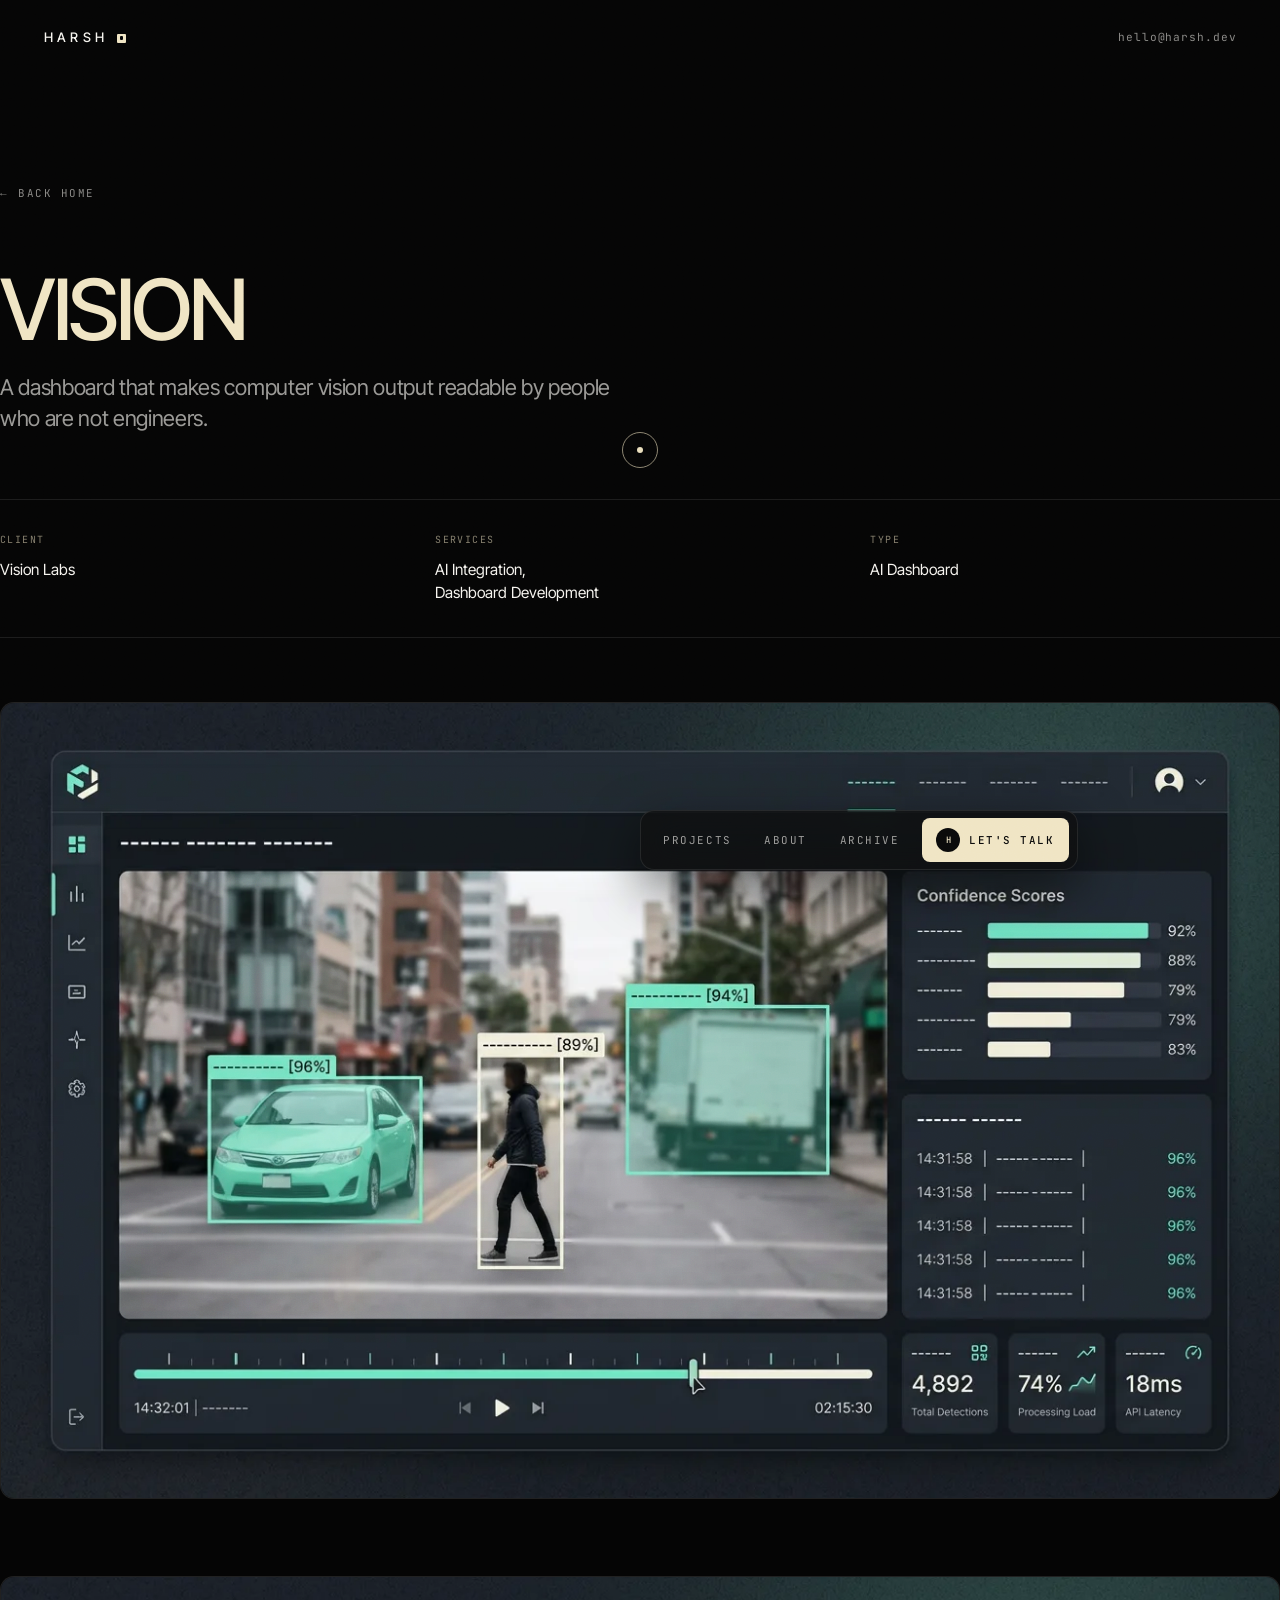
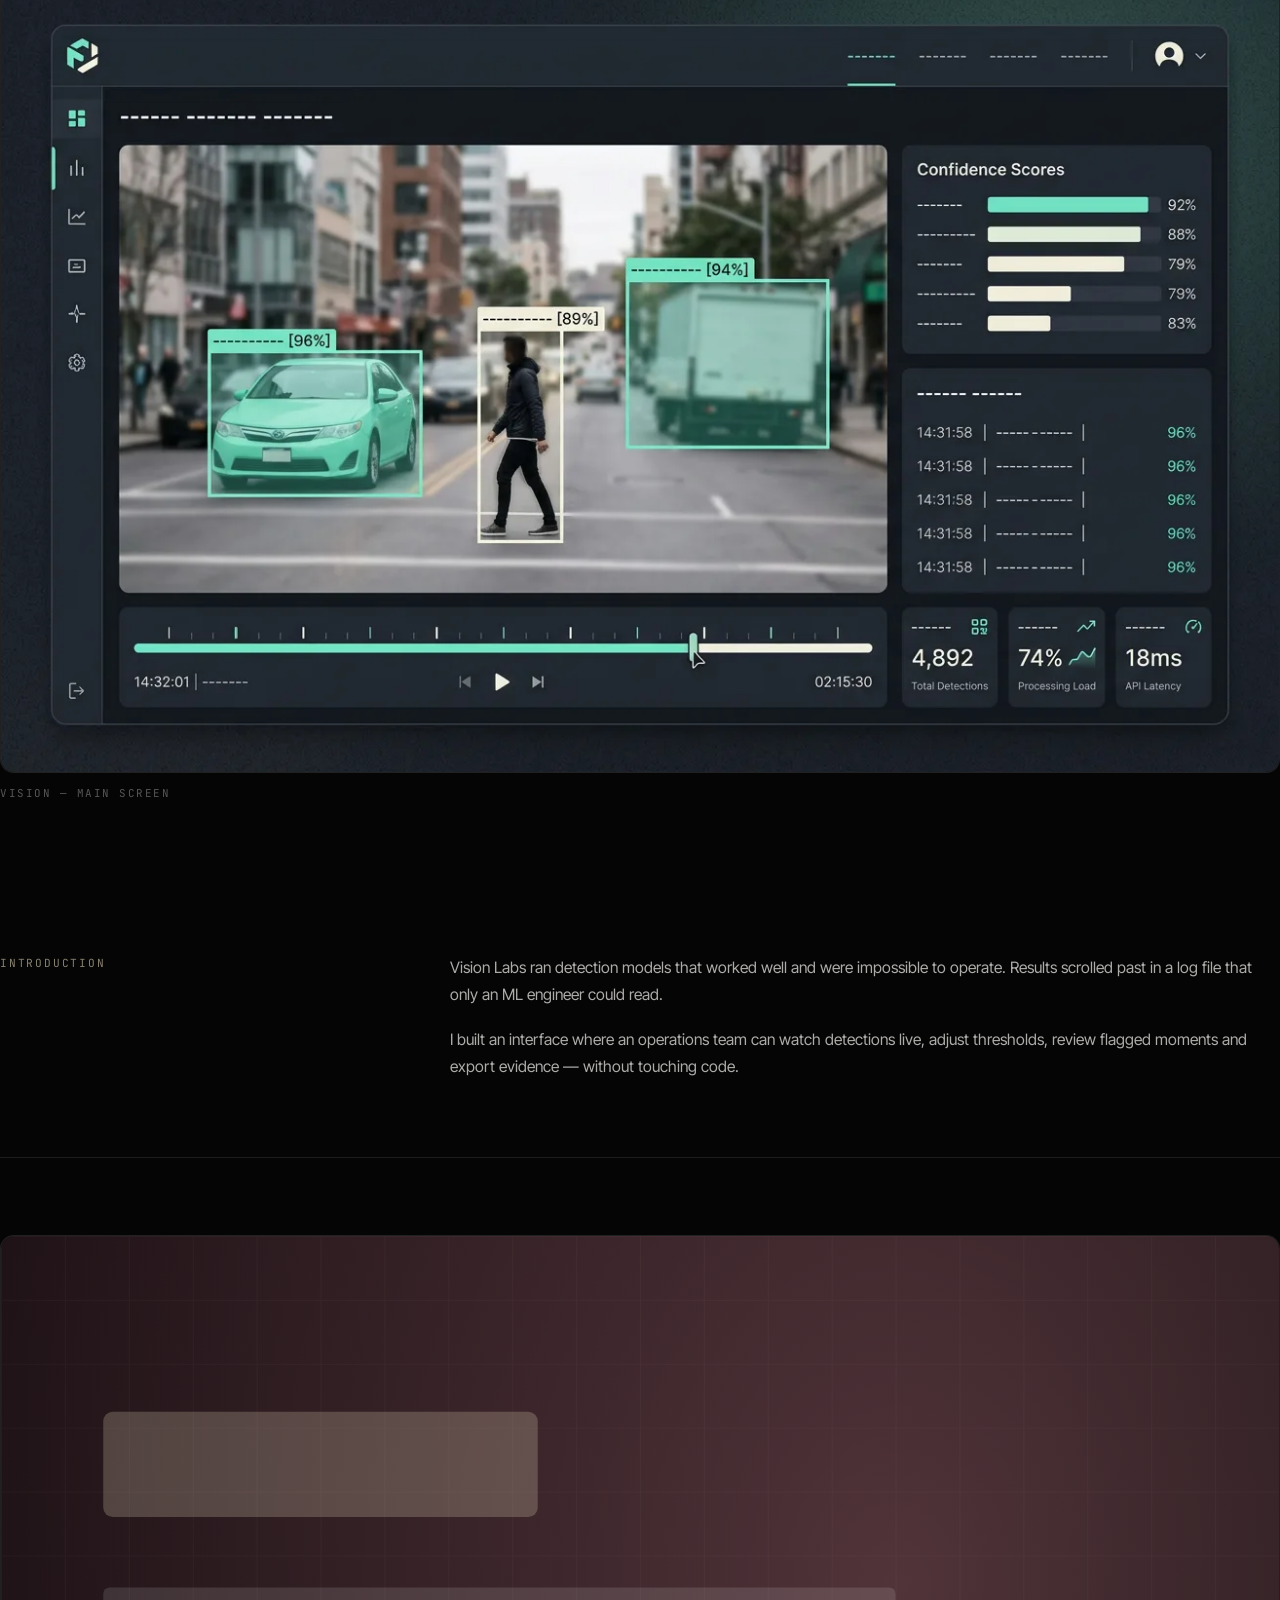
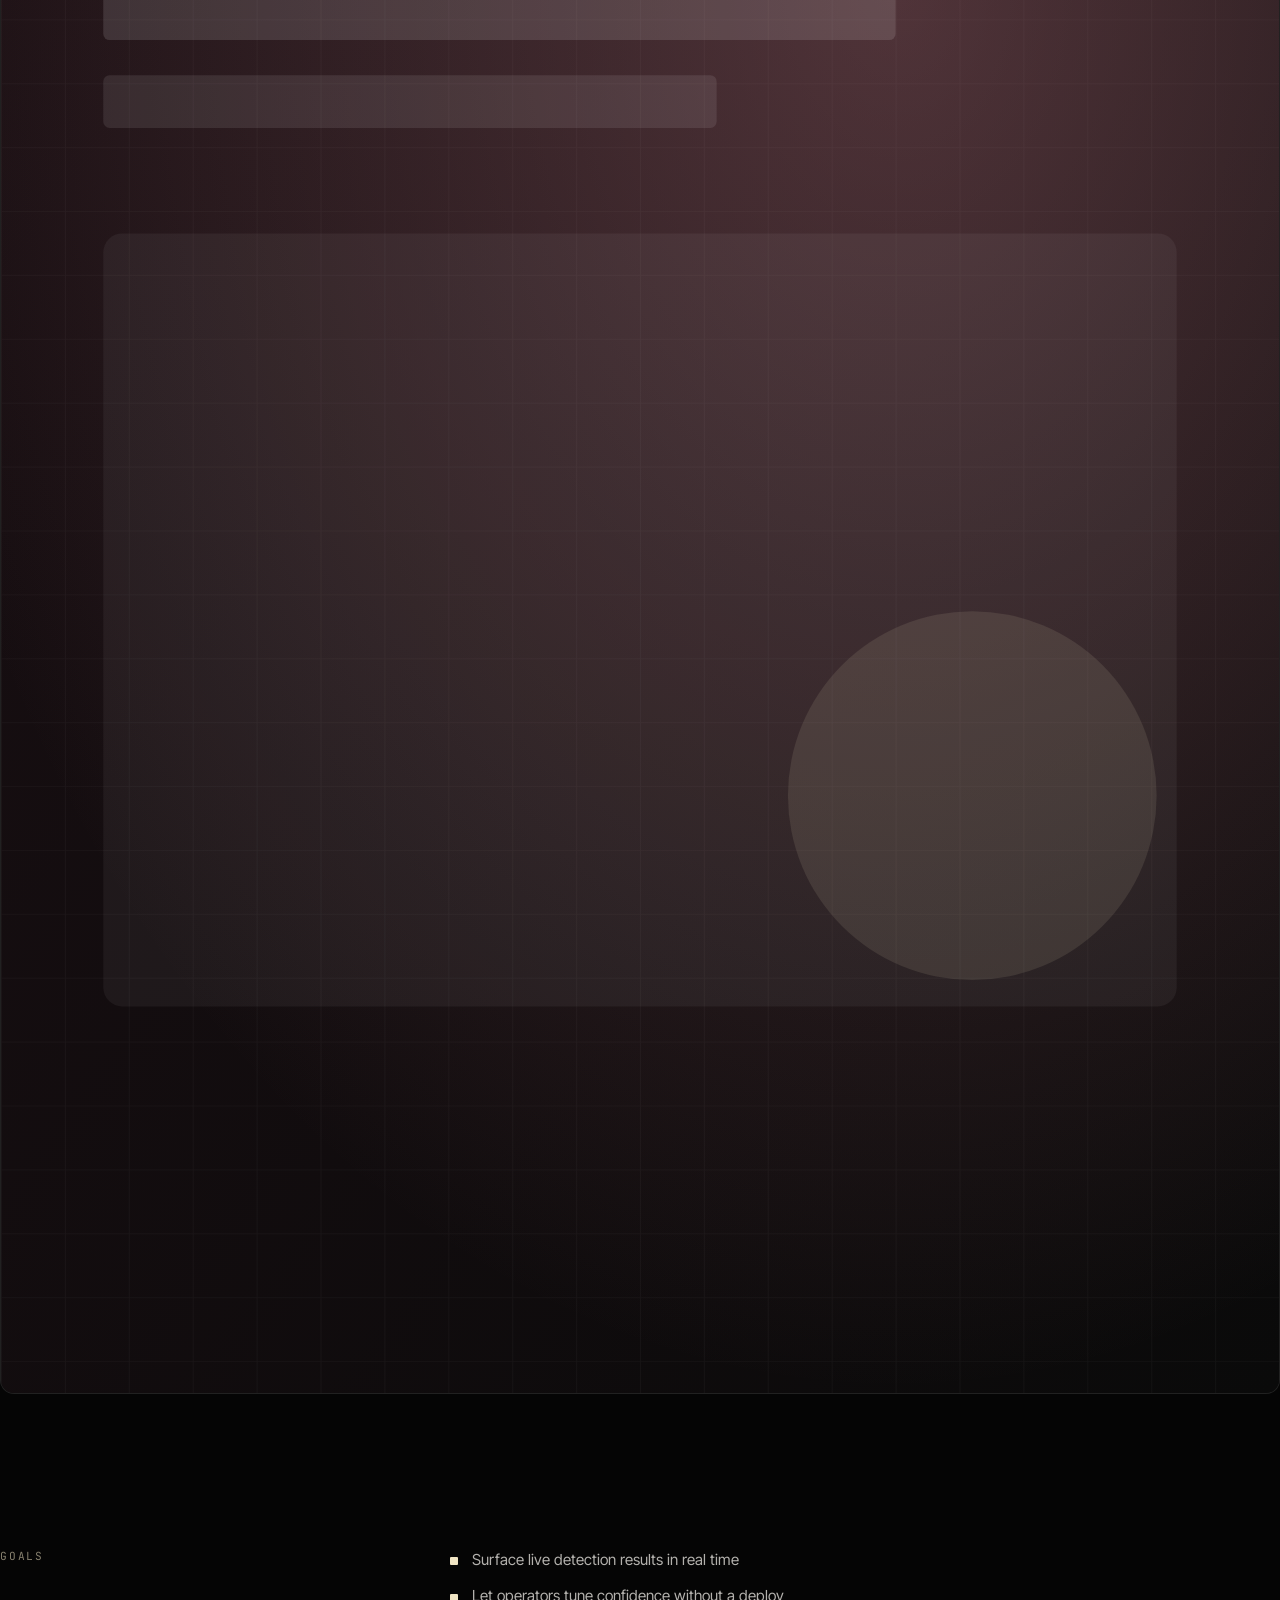
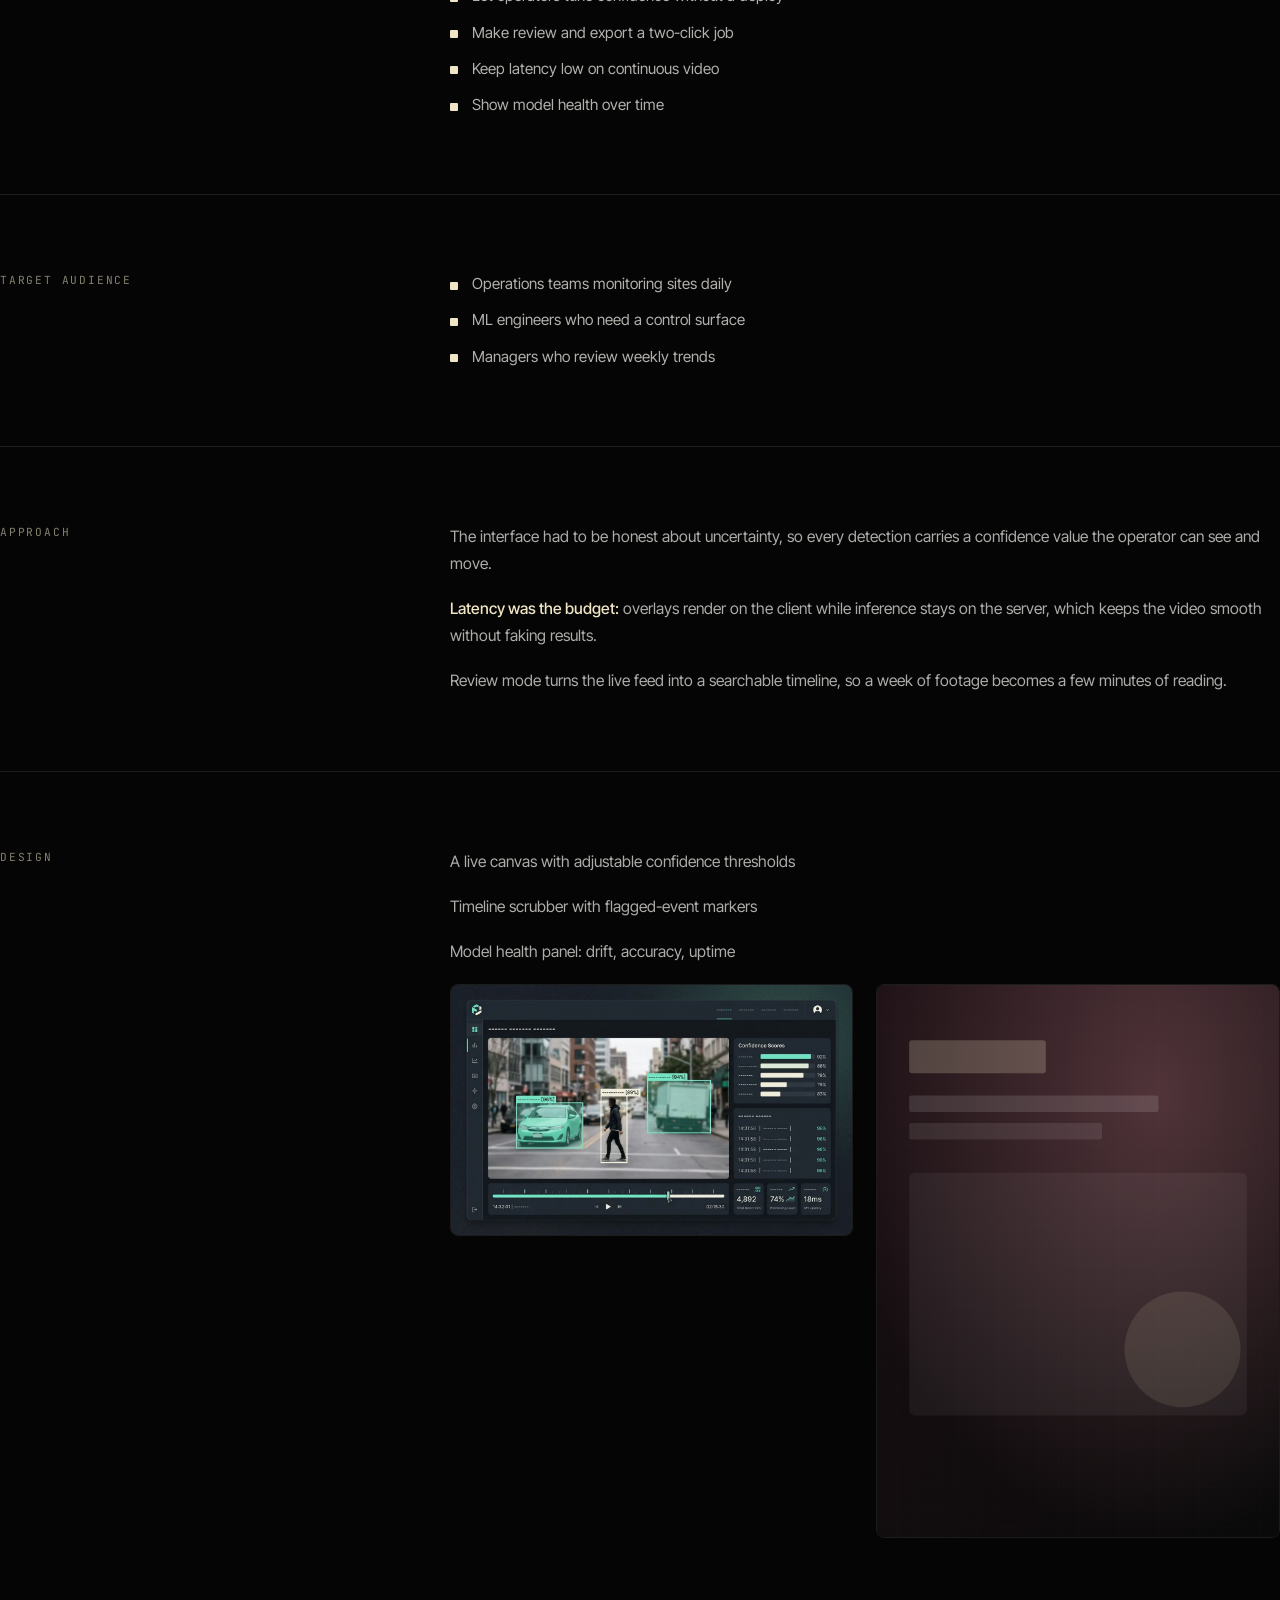
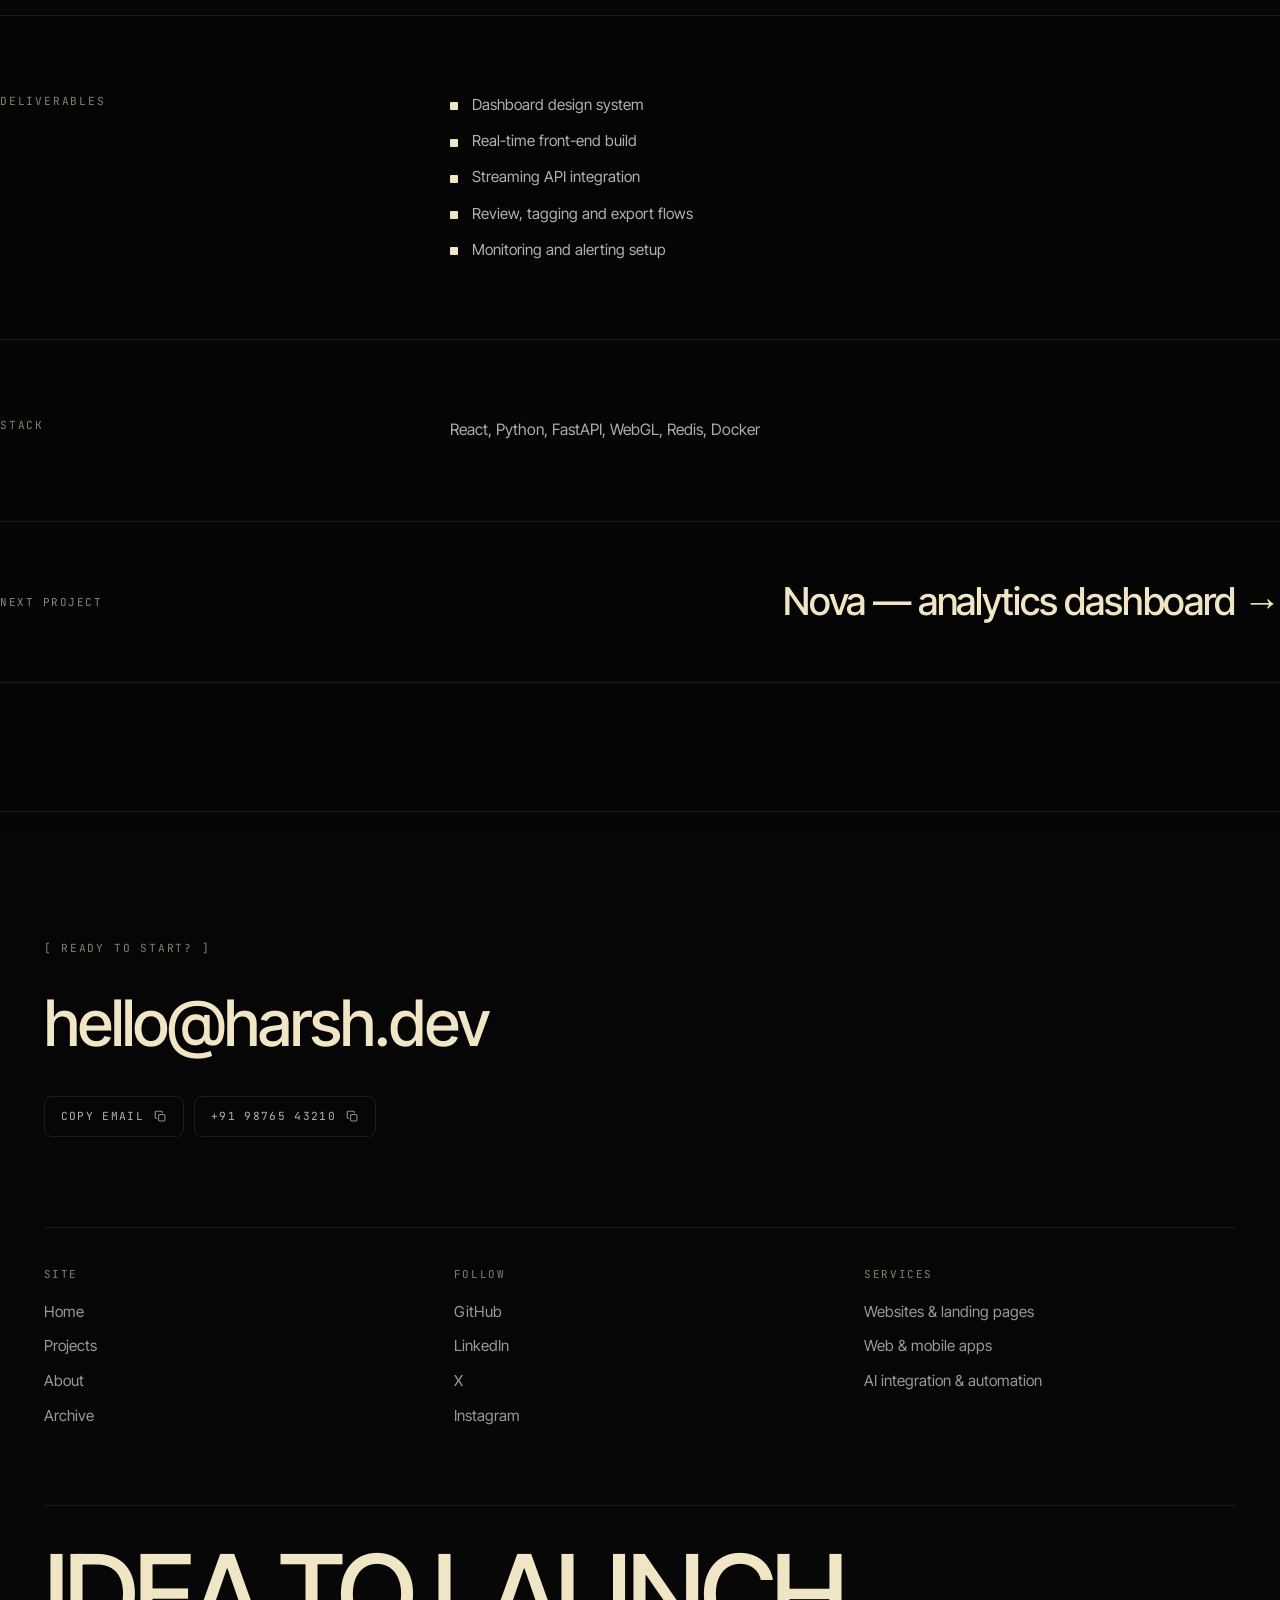
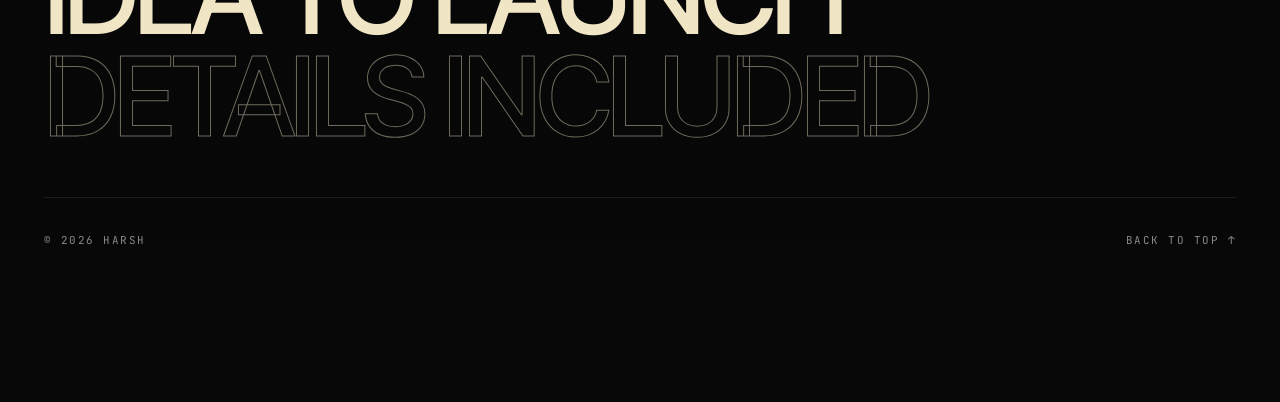
<file: vision.html>
<!DOCTYPE html>
<html lang="en">
<head>
<meta charset="UTF-8">
<script>document.documentElement.classList.add('js');</script>

<meta name="viewport" content="width=device-width, initial-scale=1, viewport-fit=cover">
<title>Vision — Harsh</title>
<meta name="description" content="A dashboard that makes computer vision output readable by people who are not engineers.">
<meta name="theme-color" content="#050505">
<meta property="og:image" content="assets/img/og.png">
<meta property="og:image:width" content="1200">
<meta property="og:image:height" content="630">
<meta name="twitter:card" content="summary_large_image">
<meta name="twitter:title" content="Harsh — Websites, Apps & AI">
<meta name="twitter:description" content="Web developer building websites, apps and AI products.">
<meta name="twitter:image" content="assets/img/og.png">
<meta property="og:title" content="Vision — Harsh">
<meta property="og:description" content="Vision — Harsh — project case study by Harsh.">
<meta property="og:type" content="website">
<link rel="icon" href="assets/img/favicon.svg" type="image/svg+xml">
<link rel="stylesheet" href="assets/css/styles.css">
</head>
<body>

<div class="grain" aria-hidden="true"></div>
<div class="cursor" id="cursor" aria-hidden="true"><span class="cursor__dot"></span><span class="cursor__ring"></span></div>

<header class="topbar">
  <a class="topbar__logo" href="index.html" aria-label="Harsh — home">
    <span class="topbar__logoText">HARSH</span><span class="glyph glyph--sm" aria-hidden="true"></span>
  </a>
  <div class="topbar__right">
    <a class="topbar__mail" href="mailto:hello@harsh.dev">hello@harsh.dev</a>
  </div>
</header>

<main class="cs shell" id="top">
  <a class="cs__back" href="index.html"><span aria-hidden="true">←</span> Back home</a>

  <h1 class="cs__title">Vision</h1>
  <p class="cs__lede">A dashboard that makes computer vision output readable by people who are not engineers.</p>

  <div class="cs__meta">
    <div><p class="k">Client</p><p class="v">Vision Labs</p></div>
    <div><p class="k">Services</p><p class="v">AI Integration,<br>Dashboard Development</p></div>
    <div><p class="k">Type</p><p class="v">AI Dashboard</p></div>
  </div>

  <figure class="cs__hero">
    <img src="assets/img/project-vision.webp" alt="Vision — main screen">
  </figure>

  <figure class="cs__figure">
    <img src="assets/img/project-vision.webp" alt="Vision — main screen" loading="lazy">
    <figcaption class="mono-xs">Vision — main screen</figcaption>
  </figure>

  <section class="cs__section">
    <h2>Introduction</h2>
    <div class="cs__body"><p>Vision Labs ran detection models that worked well and were impossible to operate. Results scrolled past in a log file that only an ML engineer could read.</p><p>I built an interface where an operations team can watch detections live, adjust thresholds, review flagged moments and export evidence — without touching code.</p></div>
  </section>

  <figure class="cs__figure">
    <img src="assets/img/tile-06.svg" alt="Project screen" loading="lazy">
    
  </figure>

  <section class="cs__section">
    <h2>Goals</h2>
    <div class="cs__body"><ul class="cs__list"><li>Surface live detection results in real time</li><li>Let operators tune confidence without a deploy</li><li>Make review and export a two-click job</li><li>Keep latency low on continuous video</li><li>Show model health over time</li></ul></div>
  </section>

  <section class="cs__section">
    <h2>Target audience</h2>
    <div class="cs__body"><ul class="cs__list"><li>Operations teams monitoring sites daily</li><li>ML engineers who need a control surface</li><li>Managers who review weekly trends</li></ul></div>
  </section>

  <section class="cs__section">
    <h2>Approach</h2>
    <div class="cs__body"><p>The interface had to be honest about uncertainty, so every detection carries a confidence value the operator can see and move.</p><p><strong>Latency was the budget:</strong> overlays render on the client while inference stays on the server, which keeps the video smooth without faking results.</p><p>Review mode turns the live feed into a searchable timeline, so a week of footage becomes a few minutes of reading.</p></div>
  </section>

  <section class="cs__section">
    <h2>Design</h2>
    <div class="cs__body"><p>A live canvas with adjustable confidence thresholds</p><p>Timeline scrubber with flagged-event markers</p><p>Model health panel: drift, accuracy, uptime</p><div class="cs__gallery"><img src="assets/img/project-vision.webp" alt="Project detail screen" loading="lazy"><img src="assets/img/tile-06.svg" alt="Project detail screen" loading="lazy"></div></div>
  </section>

  <section class="cs__section">
    <h2>Deliverables</h2>
    <div class="cs__body"><ul class="cs__list"><li>Dashboard design system</li><li>Real-time front-end build</li><li>Streaming API integration</li><li>Review, tagging and export flows</li><li>Monitoring and alerting setup</li></ul></div>
  </section>

  <section class="cs__section">
    <h2>Stack</h2>
    <div class="cs__body"><p>React, Python, FastAPI, WebGL, Redis, Docker</p></div>
  </section>

  <div class="cs__next">
    <span class="mono-xs">Next project</span>
    <a href="nova.html">Nova — analytics dashboard <span aria-hidden="true">→</span></a>
  </div>
</main>

<footer class="footer">
  <div class="shell">
    <div class="footer__top">
      <p class="label">[ Ready to start? ]</p>
      <a class="footer__mail" href="mailto:hello@harsh.dev">hello@harsh.dev</a>
      <div class="footer__contact">
        <button class="copy" type="button" data-copy="hello@harsh.dev">Copy email <svg class="copy__icon" viewBox="0 0 16 16" aria-hidden="true" focusable="false"><rect x="5.6" y="5.6" width="7.9" height="7.9" rx="1.6" fill="none" stroke="currentColor" stroke-width="1.3"/><path d="M10.4 3.6V3A1.5 1.5 0 0 0 8.9 1.5H3A1.5 1.5 0 0 0 1.5 3v5.9A1.5 1.5 0 0 0 3 10.4h.6" fill="none" stroke="currentColor" stroke-width="1.3"/></svg></button>
        <a class="copy" href="https://wa.me/919876543210" target="_blank" rel="noopener">+91 98765 43210 <svg class="copy__icon" viewBox="0 0 16 16" aria-hidden="true" focusable="false"><rect x="5.6" y="5.6" width="7.9" height="7.9" rx="1.6" fill="none" stroke="currentColor" stroke-width="1.3"/><path d="M10.4 3.6V3A1.5 1.5 0 0 0 8.9 1.5H3A1.5 1.5 0 0 0 1.5 3v5.9A1.5 1.5 0 0 0 3 10.4h.6" fill="none" stroke="currentColor" stroke-width="1.3"/></svg></a>
      </div>
    </div>

    <div class="footer__cols">
      <div class="footer__col">
        <p class="mono-xs">Site</p>
        <a href="index.html">Home</a>
        <a href="index.html#featured">Projects</a>
        <a href="index.html#about">About</a>
        <a href="archive.html">Archive</a>
      </div>
      <div class="footer__col">
        <p class="mono-xs">Follow</p>
        <a href="https://github.com/" target="_blank" rel="noopener">GitHub</a>
        <a href="https://www.linkedin.com/" target="_blank" rel="noopener">LinkedIn</a>
        <a href="https://x.com/" target="_blank" rel="noopener">X</a>
        <a href="https://instagram.com/" target="_blank" rel="noopener">Instagram</a>
      </div>
      <div class="footer__col footer__col--wide">
        <p class="mono-xs">Services</p>
        <a href="mailto:hello@harsh.dev?subject=Website%20project">Websites &amp; landing pages</a>
        <a href="mailto:hello@harsh.dev?subject=App%20project">Web &amp; mobile apps</a>
        <a href="mailto:hello@harsh.dev?subject=AI%20project">AI integration &amp; automation</a>
      </div>
    </div>

    <div class="footer__huge" aria-hidden="true">
      <span>IDEA TO LAUNCH</span>
      <span class="is-outline">DETAILS INCLUDED</span>
    </div>

    <div class="footer__bottom">
      <p class="mono-xs">© <span data-year>2026</span> harsh</p>
      <a class="mono-xs footer__top-link" href="#top">Back to top ↑</a>
    </div>
  </div>
</footer>

<nav class="dock" aria-label="Primary">
  <div class="dock__inner">
    <a href="index.html#featured">Projects</a>
    <a href="index.html#about">About</a>
    <a href="archive.html">Archive</a>
    <a class="dock__cta" href="mailto:hello@harsh.dev"><span class="avatar avatar--btn" data-initials="H"></span>Let's talk</a>
  </div>
</nav>

<script src="assets/js/main.js"></script>
</body>
</html>
</file>
<file: assets/css/styles.css>
/* =========================================================================
   HARSH — Portfolio
   Design language: near-black canvas, cream accent, oversized grotesk type,
   monospace micro-labels, pinned horizontal galleries, scroll-linked motion.
   Sections:
     01. Tokens & reset
     02. Base typography & utilities
     03. FX layers (preloader, grain, cursor)
     04. Top bar / dock / mobile menu
     05. Hero
     06. Marquee & ticker
     07. Statement + huge text reveals
     08. Featured gallery (pinned horizontal)
     09. Case studies
     10. Testimonials
     11. About
     12. Focus
     13. CTA
     14. Footer
     15. Archive page
     16. Case-study pages
     17. Responsive
     18. Motion preferences / print
   ========================================================================= */

/* -------------------------------------------------------------------------
   Self-hosted variable fonts (SIL Open Font License 1.1)
   Inter Tight — display · JetBrains Mono — micro-labels & body
   ------------------------------------------------------------------------- */
@font-face {
  font-family: "Inter Tight";
  font-style: normal;
  font-weight: 300 800;
  font-display: swap;
  src: url("../fonts/inter-tight-latin-variable.woff2") format("woff2-variations");
  unicode-range: U+0000-00FF, U+0131, U+0152-0153, U+02BB-02BC, U+02C6, U+02DA, U+02DC, U+0304-0308, U+0329, U+2000-206F, U+2074, U+20AC, U+2122, U+2191, U+2193, U+2212, U+2215, U+FEFF, U+FFFD;
}
@font-face {
  font-family: "Inter Tight";
  font-style: normal;
  font-weight: 300 800;
  font-display: swap;
  src: url("../fonts/inter-tight-latin-ext-variable.woff2") format("woff2-variations");
  unicode-range: U+0100-02BA, U+02BD-02C5, U+02C7-02CC, U+02CE-02D7, U+02DD-02FF, U+0304, U+0308, U+0329, U+1D00-1DBF, U+1E00-1E9F, U+1EF2-1EFF, U+2020, U+20A0-20AB, U+20AD-20C0, U+2113, U+2C60-2C7F, U+A720-A7FF;
}
@font-face {
  font-family: "JetBrains Mono";
  font-style: normal;
  font-weight: 300 600;
  font-display: swap;
  src: url("../fonts/jetbrains-mono-latin-variable.woff2") format("woff2-variations");
  unicode-range: U+0000-00FF, U+0131, U+0152-0153, U+02BB-02BC, U+02C6, U+02DA, U+02DC, U+0304-0308, U+0329, U+2000-206F, U+2074, U+20AC, U+2122, U+2191, U+2193, U+2212, U+2215, U+FEFF, U+FFFD;
}
@font-face {
  font-family: "JetBrains Mono";
  font-style: normal;
  font-weight: 300 600;
  font-display: swap;
  src: url("../fonts/jetbrains-mono-latin-ext-variable.woff2") format("woff2-variations");
  unicode-range: U+0100-02BA, U+02BD-02C5, U+02C7-02CC, U+02CE-02D7, U+02DD-02FF, U+0304, U+0308, U+0329, U+1D00-1DBF, U+1E00-1E9F, U+1EF2-1EFF, U+2020, U+20A0-20AB, U+20AD-20C0, U+2113, U+2C60-2C7F, U+A720-A7FF;
}

/* ---------------------------------------------------------------- 01. TOKENS */
:root {
  --bg: #050505;
  --bg-soft: #0b0b0b;
  --bg-card: rgba(255, 255, 255, 0.035);
  --line: rgba(255, 255, 255, 0.09);
  --line-strong: rgba(255, 255, 255, 0.16);

  --cream: #f0e5c4;
  --cream-soft: rgba(240, 229, 196, 0.55);
  --cream-dim: rgba(240, 229, 196, 0.16);
  --ink: #f6f4ef;
  --muted: rgba(246, 244, 239, 0.55);
  --muted-2: rgba(246, 244, 239, 0.34);

  --font-display: "Inter Tight", "Helvetica Neue", Helvetica, Arial, system-ui, sans-serif;
  --font-mono: "JetBrains Mono", ui-monospace, SFMono-Regular, Menlo, Consolas, monospace;

  --shell: 1560px;
  --pad: clamp(16px, 3.4vw, 64px);

  --r-sm: 8px;
  --r-md: 14px;
  --r-lg: 22px;

  --ease: cubic-bezier(0.22, 0.68, 0.16, 1);
  --ease-out: cubic-bezier(0.16, 1, 0.3, 1);
}

*,
*::before,
*::after { box-sizing: border-box; }

* { margin: 0; padding: 0; }

html {
  -webkit-text-size-adjust: 100%;
  scroll-behavior: smooth;
  scrollbar-color: rgba(240, 229, 196, 0.25) transparent;
}

body {
  background: var(--bg);
  color: var(--ink);
  font-family: var(--font-display);
  font-weight: 400;
  font-size: 16px;
  line-height: 1.5;
  overflow-x: hidden;
  -webkit-font-smoothing: antialiased;
  -moz-osx-font-smoothing: grayscale;
}

body.is-loading { overflow: hidden; height: 100vh; }

img, svg, video { display: block; max-width: 100%; }
img { height: auto; }
a { color: inherit; text-decoration: none; }
button { font: inherit; color: inherit; background: none; border: 0; cursor: pointer; }
ul { list-style: none; }
::selection { background: var(--cream); color: #0a0a0a; }

::-webkit-scrollbar { width: 9px; height: 9px; }
::-webkit-scrollbar-track { background: #0a0a0a; }
::-webkit-scrollbar-thumb { background: rgba(240, 229, 196, 0.22); border-radius: 99px; }
::-webkit-scrollbar-thumb:hover { background: rgba(240, 229, 196, 0.4); }

:focus-visible {
  outline: 2px solid var(--cream);
  outline-offset: 4px;
  border-radius: 4px;
}

.sr-only {
  position: absolute; width: 1px; height: 1px; padding: 0;
  overflow: hidden; clip: rect(0 0 0 0); white-space: nowrap; border: 0;
}

/* anchor offset for the fixed top bar */
[id] { scroll-margin-top: 96px; }

/* ------------------------------------------------------- 02. TYPE & UTILS */
.shell {
  width: 100%;
  max-width: var(--shell);
  margin-inline: auto;
  padding-inline: var(--pad);
}

.label {
  font-family: var(--font-mono);
  font-size: 0.7rem;
  font-weight: 400;
  letter-spacing: 0.16em;
  text-transform: uppercase;
  color: var(--cream-soft);
}
.label--gap { display: block; margin-top: 4.5rem; }

.mono-xs {
  font-family: var(--font-mono);
  font-size: 0.68rem;
  letter-spacing: 0.14em;
  text-transform: uppercase;
  color: var(--muted);
}
.mono-sm {
  font-family: var(--font-mono);
  font-size: 0.8rem;
  line-height: 1.75;
  letter-spacing: 0.01em;
  color: rgba(246, 244, 239, 0.68);
}
.mono-sm--dim { color: var(--muted-2); }
.body {
  font-size: clamp(0.95rem, 1.05vw, 1.05rem);
  line-height: 1.72;
  color: rgba(246, 244, 239, 0.66);
}

.huge {
  font-size: clamp(2rem, 4.6vw, 4.3rem);
  font-weight: 500;
  line-height: 1.06;
  letter-spacing: -0.028em;
  color: var(--cream);
  max-width: 18ch;
}
@media (min-width: 1100px) { .huge { max-width: 22ch; } }

.glyph {
  display: inline-block;
  width: 0.62em;
  height: 0.62em;
  background: var(--cream);
  border-radius: 1px;
  position: relative;
  vertical-align: baseline;
}
.glyph::after {
  content: "";
  position: absolute;
  inset: 32%;
  background: var(--bg);
  border-radius: 1px;
}
.glyph--sm { width: 9px; height: 9px; margin-left: 8px; }
.glyph--sm::after { inset: 30%; }

.dot {
  display: inline-block;
  width: 6px; height: 6px;
  border-radius: 50%;
  background: #9fdc9a;
  margin-right: 8px;
  box-shadow: 0 0 0 4px rgba(159, 220, 154, 0.14);
  animation: pulse 2.6s var(--ease) infinite;
}
@keyframes pulse { 0%, 100% { opacity: 1 } 50% { opacity: 0.35 } }

.avatar {
  display: inline-grid;
  place-items: center;
  width: 34px; height: 34px;
  border-radius: 50%;
  background: var(--cream);
  color: #0a0a0a;
  font-family: var(--font-mono);
  font-size: 0.66rem;
  letter-spacing: 0.02em;
  flex: none;
  position: relative;
  overflow: hidden;
}
.avatar::before {
  content: attr(data-initials);
  position: absolute;
  inset: 0;
  display: grid;
  place-items: center;
}
.avatar--btn { width: 24px; height: 24px; font-size: 0.55rem; background: #0a0a0a; color: var(--cream); }

/* buttons */
.btn {
  display: inline-flex;
  align-items: center;
  gap: 10px;
  font-family: var(--font-mono);
  font-size: 0.72rem;
  letter-spacing: 0.12em;
  text-transform: uppercase;
  padding: 0.95rem 1.35rem;
  border-radius: var(--r-sm);
  border: 1px solid transparent;
  transition: transform 0.5s var(--ease), background 0.4s var(--ease), color 0.4s var(--ease), border-color 0.4s var(--ease);
  will-change: transform;
}
.btn:hover { transform: translateY(-2px); }
.btn--cream { background: var(--cream); color: #0a0a0a; }
.btn--cream:hover { background: #fff6dd; }
.btn--ghost {
  border-color: var(--line-strong);
  background: rgba(10, 10, 10, 0.55);
  color: var(--ink);
  backdrop-filter: blur(10px);
}
.btn--ghost:hover { border-color: var(--cream); color: var(--cream); }
.btn--outline {
  border-color: var(--line-strong);
  color: var(--cream);
  margin-top: 2.5rem;
}
.btn--outline:hover { background: var(--cream); color: #0a0a0a; border-color: var(--cream); }

/* scroll reveal (only hidden when JS is available, so content never disappears) */
.reveal { transition: opacity 0.9s var(--ease-out), transform 1s var(--ease-out); }
.js .reveal { opacity: 0; transform: translateY(20px); }
.js .reveal.is-in { opacity: 1; transform: none; }

/* word-by-word reveal */
[data-split="words"] .word {
  display: inline-block;
  color: var(--cream-dim);
  transition: color 0.45s linear, opacity 0.45s linear;
  will-change: color;
}
[data-split="words"] .word.is-lit { color: var(--cream); }

/* --------------------------------------------------------------- 03. FX */
.loader {
  position: fixed;
  inset: 0;
  z-index: 200;
  background: var(--bg);
  display: none;
  place-items: center;
  transition: opacity 0.7s var(--ease), visibility 0.7s;
}
.js .loader { display: grid; }
.loader.is-done { opacity: 0; visibility: hidden; }
.loader__inner { width: min(88vw, 460px); text-align: center; }
.loader__mark { display: flex; justify-content: center; margin-bottom: 22px; }
.loader__name {
  font-size: clamp(2.6rem, 9vw, 5rem);
  font-weight: 500;
  letter-spacing: 0.12em;
  line-height: 1;
  color: var(--cream);
}
.loader__bar {
  height: 1px;
  background: rgba(255, 255, 255, 0.12);
  margin: 30px 0 14px;
  overflow: hidden;
}
.loader__bar span {
  display: block;
  height: 100%;
  width: 0%;
  background: var(--cream);
  transition: width 0.35s linear;
}
.loader__meta {
  display: flex;
  justify-content: space-between;
  font-family: var(--font-mono);
  font-size: 0.66rem;
  letter-spacing: 0.16em;
  text-transform: uppercase;
  color: var(--muted);
}

.grain {
  position: fixed;
  inset: -50%;
  z-index: 90;
  pointer-events: none;
  opacity: 0.16;
  background-image: url("data:image/svg+xml,%3Csvg xmlns='http://www.w3.org/2000/svg' width='200' height='200'%3E%3Cfilter id='n'%3E%3CfeTurbulence type='fractalNoise' baseFrequency='0.85' numOctaves='3'/%3E%3C/filter%3E%3Crect width='200' height='200' filter='url(%23n)' opacity='0.5'/%3E%3C/svg%3E");
  animation: grainShift 8s steps(6) infinite;
  mix-blend-mode: overlay;
}
@keyframes grainShift {
  0%, 100% { transform: translate(0, 0) }
  20% { transform: translate(-3%, 2%) }
  40% { transform: translate(2%, -3%) }
  60% { transform: translate(-2%, -2%) }
  80% { transform: translate(3%, 1%) }
}

.cursor {
  position: fixed;
  top: 0; left: 0;
  z-index: 95;
  pointer-events: none;
  mix-blend-mode: difference;
}
.cursor__dot,
.cursor__ring {
  position: absolute;
  border-radius: 50%;
  transform: translate(-50%, -50%);
}
.cursor__dot { width: 6px; height: 6px; background: var(--cream); transition: opacity 0.25s var(--ease); }
.cursor__ring {
  width: 36px; height: 36px;
  border: 1px solid rgba(240, 229, 196, 0.6);
  transition: width 0.35s var(--ease), height 0.35s var(--ease), border-color 0.35s var(--ease);
}
.cursor.is-hover .cursor__ring { width: 62px; height: 62px; border-color: var(--cream); }
.cursor__label {
  position: absolute;
  left: 0; top: 0;
  transform: translate(-50%, -50%) scale(0.9);
  font-family: var(--font-mono);
  font-size: 0.58rem;
  letter-spacing: 0.16em;
  text-transform: uppercase;
  color: var(--cream);
  opacity: 0;
  transition: opacity 0.3s var(--ease), transform 0.4s var(--ease);
  white-space: nowrap;
}
.cursor.is-label .cursor__ring {
  width: 78px; height: 78px;
  border-color: transparent;
  background: rgba(240, 229, 196, 0.16);
}
.cursor.is-label .cursor__dot { opacity: 0; }
.cursor.is-label .cursor__label { opacity: 1; transform: translate(-50%, -50%) scale(1); }
@media (hover: none), (pointer: coarse) { .cursor { display: none; } }

/* --------------------------------------------------- 04. BARS & NAVIGATION */
.topbar {
  position: fixed;
  top: 0; left: 0; right: 0;
  z-index: 80;
  display: flex;
  align-items: center;
  justify-content: space-between;
  gap: 20px;
  padding: clamp(16px, 2.2vw, 30px) var(--pad);
  mix-blend-mode: normal;
}
.topbar__logo {
  display: inline-flex;
  align-items: center;
  font-family: var(--font-display);
  font-weight: 500;
  font-size: 0.82rem;
  letter-spacing: 0.34em;
  text-transform: uppercase;
  color: var(--ink);
  transition: color 0.4s var(--ease);
}
.topbar__logo:hover { color: var(--cream); }
.topbar__right {
  display: flex;
  align-items: center;
  gap: clamp(14px, 2vw, 34px);
}
.topbar__status {
  display: inline-flex;
  align-items: center;
  font-family: var(--font-mono);
  font-size: 0.66rem;
  letter-spacing: 0.14em;
  text-transform: uppercase;
  color: var(--muted);
}
.topbar__mail {
  font-family: var(--font-mono);
  font-size: 0.7rem;
  letter-spacing: 0.08em;
  color: var(--muted);
  border-bottom: 1px solid transparent;
  transition: color 0.35s var(--ease), border-color 0.35s var(--ease);
}
.topbar__mail:hover { color: var(--cream); border-color: var(--cream); }

.dock {
  position: fixed;
  left: 50%;
  bottom: clamp(16px, 2.4vw, 30px);
  transform: translateX(-50%);
  z-index: 82;
  width: max-content;
  max-width: calc(100vw - 24px);
}
.dock__inner {
  display: flex;
  align-items: center;
  gap: 4px;
  padding: 7px 8px;
  border-radius: var(--r-md);
  background: rgba(14, 14, 14, 0.72);
  border: 1px solid var(--line);
  backdrop-filter: blur(18px) saturate(140%);
  box-shadow: 0 18px 50px rgba(0, 0, 0, 0.55);
}
.dock__inner > a {
  font-family: var(--font-mono);
  font-size: 0.68rem;
  letter-spacing: 0.14em;
  text-transform: uppercase;
  color: rgba(246, 244, 239, 0.62);
  padding: 0.62rem 0.9rem;
  border-radius: 8px;
  transition: color 0.3s var(--ease), background 0.3s var(--ease);
  white-space: nowrap;
}
.dock__inner > a:hover { color: var(--ink); background: rgba(255, 255, 255, 0.05); }
.dock__inner > a.is-active { color: var(--cream); }
.dock__cta {
  display: inline-flex;
  align-items: center;
  gap: 9px;
  background: var(--cream);
  color: #0a0a0a !important;
  font-weight: 500;
  margin-left: 4px;
}
.dock__cta:hover { background: #fff6dd; color: #0a0a0a !important; }

.menuBtn {
  position: fixed;
  top: clamp(14px, 2.2vw, 26px);
  right: var(--pad);
  z-index: 120;
  width: 46px; height: 46px;
  border-radius: var(--r-sm);
  border: 1px solid var(--line);
  background: rgba(14, 14, 14, 0.7);
  backdrop-filter: blur(14px);
  display: none;
  place-items: center;
  gap: 6px;
  flex-direction: column;
}
.menuBtn span:not(.sr-only) {
  display: block;
  width: 18px; height: 1.5px;
  background: var(--cream);
  transition: transform 0.4s var(--ease), opacity 0.3s var(--ease);
}
.menuBtn[aria-expanded="true"] span:nth-child(1) { transform: translateY(3.75px) rotate(45deg); }
.menuBtn[aria-expanded="true"] span:nth-child(2) { transform: translateY(-3.75px) rotate(-45deg); }

.menu {
  position: fixed;
  inset: 0;
  z-index: 110;
  background: rgba(5, 5, 5, 0.97);
  backdrop-filter: blur(20px);
  display: flex;
  flex-direction: column;
  justify-content: center;
  gap: 40px;
  padding: 0 var(--pad);
}
.menu[hidden] { display: none; }
.menu__nav { display: flex; flex-direction: column; gap: 6px; }
.menu__nav a {
  font-size: clamp(2rem, 11vw, 4rem);
  font-weight: 500;
  letter-spacing: -0.02em;
  color: var(--cream);
  padding: 0.15em 0;
  border-bottom: 1px solid var(--line);
  transition: padding-left 0.4s var(--ease), color 0.4s var(--ease);
}
.menu__nav a:hover { padding-left: 0.4em; }
.menu__foot {
  display: flex;
  justify-content: space-between;
  align-items: center;
  font-family: var(--font-mono);
  font-size: 0.7rem;
  letter-spacing: 0.1em;
  color: var(--muted);
}

/* --------------------------------------------------------------- 05. HERO */
.hero {
  position: relative;
  min-height: 100vh;
  min-height: 100svh;
  display: flex;
  align-items: center;
  overflow: hidden;
  isolation: isolate;
}

.hero__media {
  position: absolute;
  inset: -6% -2% -10%;
  z-index: -2;
}
.hero__media img {
  width: 100%;
  height: 100%;
  object-fit: cover;
  object-position: 50% 32%;
  filter: grayscale(1) contrast(1.08) brightness(0.66);
  opacity: 0.8;
}
.hero__media::after {
  content: "";
  position: absolute;
  inset: 0;
  background:
    radial-gradient(56% 50% at 50% 40%, rgba(5, 5, 5, 0.18) 0%, rgba(5, 5, 5, 0.68) 60%, var(--bg) 100%),
    linear-gradient(to bottom, rgba(5, 5, 5, 0.85) 0%, rgba(5, 5, 5, 0) 26%, rgba(5, 5, 5, 0) 58%, var(--bg) 98%),
    linear-gradient(to right, var(--bg) 0%, rgba(5, 5, 5, 0) 22%, rgba(5, 5, 5, 0) 78%, var(--bg) 100%);
}

.hero__grid {
  position: absolute;
  inset: 0;
  z-index: -1;
  pointer-events: none;
  background-image: linear-gradient(to right, rgba(255, 255, 255, 0.05) 1px, transparent 1px);
  background-size: calc(100% / 6) 100%;
  -webkit-mask-image: linear-gradient(to bottom, transparent, #000 30%, #000 70%, transparent);
  mask-image: linear-gradient(to bottom, transparent, #000 30%, #000 70%, transparent);
  opacity: 0.7;
}

.hero__inner {
  position: relative;
  width: 100%;
  padding-top: clamp(90px, 12vh, 150px);
  padding-bottom: clamp(120px, 16vh, 190px);
}
.hero__lines { display: flex; flex-direction: column; gap: clamp(4px, 0.8vw, 14px); }
.hero__row { display: flex; align-items: center; gap: clamp(14px, 2.4vw, 40px); }
.hero__row--a { padding-left: 4vw; }
.hero__row--b { justify-content: flex-end; }
.hero__row--c { padding-left: 8vw; }

.hero__title {
  font-size: clamp(2.7rem, 10.2vw, 11rem);
  font-weight: 500;
  line-height: 0.9;
  letter-spacing: -0.035em;
  text-transform: uppercase;
  color: var(--cream);
  white-space: nowrap;
}

/* entrance: hero type rises once the preloader is gone */
.hero__title,
.topbar,
.dock { transition: opacity 1s var(--ease-out), transform 1.15s var(--ease-out); }
.js .hero__title,
.js .topbar,
.js .dock { opacity: 0; transform: translateY(0.09em); }
.js .topbar,
.js .dock { transform: translateY(12px); }
body.is-ready .hero__title,
body.is-ready .topbar,
body.is-ready .dock { opacity: 1; transform: none; }
body.is-ready .hero__row--b .hero__title { transition-delay: 0.1s; }
body.is-ready .hero__row--c .hero__title { transition-delay: 0.2s; }
.hero__lede {
  font-family: var(--font-mono);
  font-size: clamp(0.72rem, 0.95vw, 0.86rem);
  line-height: 1.75;
  color: rgba(246, 244, 239, 0.72);
  max-width: 34ch;
  margin-right: auto;
  padding-left: 4vw;
}

.chip {
  display: inline-flex;
  flex-direction: column;
  gap: 3px;
  padding: 12px 16px;
  border-radius: 4px;
  background: linear-gradient(150deg, rgba(240, 229, 196, 0.14), rgba(20, 20, 20, 0.62));
  border: 1px solid rgba(240, 229, 196, 0.14);
  backdrop-filter: blur(10px);
  font-family: var(--font-mono);
  white-space: nowrap;
}
.chip b {
  font-weight: 400;
  font-size: 0.66rem;
  letter-spacing: 0.12em;
  text-transform: uppercase;
  color: var(--cream);
}
.chip i {
  font-style: normal;
  font-size: 0.6rem;
  letter-spacing: 0.1em;
  text-transform: uppercase;
  color: var(--muted-2);
}
.chip--a { align-self: center; }
.chip--b { align-self: flex-end; margin-bottom: 0.4em; }

.hero__arrow { margin-left: auto; color: var(--cream); }
.hero__arrow svg { width: clamp(28px, 3vw, 46px); height: auto; animation: bob 2.4s var(--ease) infinite; }
@keyframes bob {
  0%, 100% { transform: translateY(-4px) }
  50% { transform: translateY(6px) }
}

.hero__foot {
  position: absolute;
  left: var(--pad);
  right: var(--pad);
  bottom: clamp(78px, 9vh, 110px);
  display: flex;
  justify-content: space-between;
  padding-inline: 0;
}

/* ----------------------------------------------------- 06. MARQUEE/TICKER */
.marquee {
  position: relative;
  padding: clamp(60px, 9vw, 130px) 0 clamp(40px, 6vw, 90px);
  overflow: hidden;
  border-top: 1px solid var(--line);
}
.marquee__row {
  display: flex;
  align-items: center;
  gap: 0.35em;
  white-space: nowrap;
  will-change: transform;
}
.marquee__word {
  font-size: clamp(2.6rem, 10.5vw, 11rem);
  font-weight: 500;
  line-height: 1;
  letter-spacing: -0.04em;
  text-transform: uppercase;
  color: var(--cream);
  padding-right: 0.3em;
}
.marquee__word.is-outline {
  color: transparent;
  -webkit-text-stroke: 1px rgba(240, 229, 196, 0.45);
}

.ticker {
  overflow: hidden;
  border-top: 1px solid var(--line);
  border-bottom: 1px solid var(--line);
  padding: 16px 0;
  background: linear-gradient(90deg, rgba(240, 229, 196, 0.03), rgba(255, 255, 255, 0));
}
.ticker__track,
.about__stripTrack,
.cta__row {
  display: flex;
  align-items: center;
  gap: clamp(18px, 2.6vw, 46px);
  width: max-content;
  animation: tickerMove 46s linear infinite;
  will-change: transform;
}
.cta__row--rev { animation-direction: reverse; animation-duration: 58s; }
.ticker:hover .ticker__track,
.cta__collage:hover .cta__row { animation-play-state: paused; }
@keyframes tickerMove { from { transform: translate3d(0, 0, 0) } to { transform: translate3d(-50%, 0, 0) } }

.ticker__track span {
  font-family: var(--font-mono);
  font-size: 0.74rem;
  letter-spacing: 0.16em;
  text-transform: uppercase;
  color: rgba(246, 244, 239, 0.5);
}
.ticker__track i { color: var(--cream-dim); font-style: normal; }

/* ------------------------------------------------------------- 07. STATEMENT */
.statement {
  padding: clamp(80px, 12vw, 170px) var(--pad) clamp(60px, 8vw, 110px);
}
.statement__body {
  display: grid;
  grid-template-columns: minmax(0, 1.55fr) minmax(0, 0.85fr);
  gap: clamp(30px, 6vw, 110px);
  align-items: start;
  margin-top: clamp(26px, 4vw, 54px);
}
.statement__aside {
  display: flex;
  flex-direction: column;
  gap: 1.1rem;
  padding-top: 0.7rem;
  border-top: 1px solid var(--line);
  padding-top: 1.4rem;
}

/* --------------------------------------------------------------- 08. GALLERY */
.gallery {
  position: relative;
  background: var(--bg);
}
.gallery__pin {
  position: sticky;
  top: 0;
  height: 100vh;
  height: 100svh;
  display: flex;
  flex-direction: column;
  justify-content: center;
  overflow: hidden;
}
.gallery__head {
  position: absolute;
  top: clamp(78px, 12vh, 130px);
  left: 50%;
  transform: translateX(-50%);
  width: 100%;
  display: flex;
  justify-content: space-between;
  align-items: center;
  z-index: 2;
}
.gallery__count { color: var(--member, var(--muted)) }
.gallery__track {
  display: flex;
  gap: clamp(20px, 3vw, 54px);
  padding-inline: var(--pad);
  will-change: transform;
}

.pcard {
  flex: 0 0 min(70vw, 940px, 104svh);
  transition: opacity 1s var(--ease-out), transform 1.1s var(--ease-out);
}
.js .pcard { opacity: 0; transform: translateY(26px); }
.js .gallery.is-in .pcard { opacity: 1; transform: none; }
.js .gallery.is-in .pcard:nth-child(2) { transition-delay: 0.07s; }
.js .gallery.is-in .pcard:nth-child(3) { transition-delay: 0.14s; }
.js .gallery.is-in .pcard:nth-child(4) { transition-delay: 0.21s; }
.js .gallery.is-in .pcard:nth-child(5) { transition-delay: 0.28s; }
.js .gallery.is-in .pcard:nth-child(6) { transition-delay: 0.35s; }
.js .gallery.is-in .pcard:nth-child(7) { transition-delay: 0.42s; }
.pcard__link {
  display: block;
  position: relative;
  border-radius: var(--r-md);
  overflow: hidden;
  background: var(--bg-card);
  border: 1px solid var(--line);
  transition: border-color 0.5s var(--ease), transform 0.7s var(--ease-out);
}
.pcard__link:hover { border-color: rgba(240, 229, 196, 0.4); transform: translateY(-6px); }
.pcard__index {
  position: absolute;
  top: 14px; left: 16px;
  z-index: 2;
  font-family: var(--font-mono);
  font-size: 0.66rem;
  letter-spacing: 0.14em;
  color: var(--cream);
  background: rgba(5, 5, 5, 0.6);
  border: 1px solid var(--line);
  padding: 5px 9px;
  border-radius: 99px;
  backdrop-filter: blur(8px);
}
.pcard__media {
  aspect-ratio: 16 / 10;
  overflow: hidden;
  background: #0c0c0c;
}
.pcard__media img {
  width: 100%; height: 100%;
  object-fit: cover;
  transition: transform 1.1s var(--ease-out), filter 0.7s var(--ease);
  filter: saturate(0.85);
}
.pcard__link:hover .pcard__media img { transform: scale(1.06); filter: saturate(1); }
.pcard__meta {
  display: grid;
  grid-template-columns: minmax(0, 0.9fr) minmax(0, 1.2fr) auto;
  align-items: baseline;
  gap: clamp(14px, 2.4vw, 40px);
  padding: clamp(18px, 2vw, 30px) clamp(18px, 2vw, 32px) clamp(20px, 2.2vw, 34px);
}
.pcard__meta h3 {
  font-size: clamp(1.4rem, 2.1vw, 2.1rem);
  font-weight: 500;
  letter-spacing: -0.02em;
  color: var(--cream);
}
.pcard__meta p {
  font-family: var(--font-mono);
  font-size: 0.78rem;
  line-height: 1.7;
  color: var(--muted);
}
.tags { display: flex; flex-wrap: wrap; gap: 7px; }
.tags em {
  font-style: normal;
  font-family: var(--font-mono);
  font-size: 0.6rem;
  letter-spacing: 0.1em;
  text-transform: uppercase;
  color: rgba(246, 244, 239, 0.7);
  border: 1px solid var(--line);
  padding: 6px 10px;
  border-radius: 99px;
}
.pcard--end { flex-basis: min(46vw, 560px); }
.pcard__outro {
  height: 100%;
  display: flex;
  flex-direction: column;
  justify-content: center;
  gap: 16px;
  padding: clamp(28px, 4vw, 56px);
  border: 1px dashed var(--line-strong);
  border-radius: var(--r-md);
  background: linear-gradient(150deg, rgba(240, 229, 196, 0.05), rgba(255, 255, 255, 0.01));
}
.pcard__outro h3 {
  font-size: clamp(1.6rem, 2.6vw, 2.6rem);
  font-weight: 500;
  letter-spacing: -0.02em;
  color: var(--cream);
}
.pcard__outro p { font-family: var(--font-mono); font-size: 0.78rem; line-height: 1.7; color: var(--muted); }
.pcard__outro .btn { align-self: flex-start; margin-top: 10px; }

/* ----------------------------------------------------------------- 09. CASES */
.cases {
  padding: clamp(90px, 13vw, 190px) var(--pad) clamp(60px, 8vw, 120px);
}
.cases__head {
  display: flex;
  justify-content: space-between;
  align-items: flex-end;
  gap: 30px;
  padding-bottom: clamp(30px, 5vw, 70px);
}
.cases__title {
  font-size: clamp(2.4rem, 7vw, 7rem);
  font-weight: 500;
  line-height: 0.95;
  letter-spacing: -0.035em;
  text-transform: uppercase;
  color: var(--cream);
  text-align: right;
}
.cases__list { border-top: 1px solid var(--line); }
.case { position: relative; border-bottom: 1px solid var(--line); }
.case__link {
  position: relative;
  z-index: 2;
  display: grid;
  grid-template-columns: 68px minmax(0, 1fr) auto;
  align-items: center;
  gap: clamp(12px, 2.4vw, 40px);
  padding: clamp(26px, 3.6vw, 54px) 0;
  transition: padding-left 0.6s var(--ease-out);
}
.case__link:hover { padding-left: clamp(10px, 1.6vw, 26px); }
.case__num {
  font-family: var(--font-mono);
  font-size: 0.72rem;
  letter-spacing: 0.14em;
  color: var(--cream-soft);
}
.case__main { display: flex; flex-direction: column; gap: 12px; }
.case__name {
  font-size: clamp(1.2rem, 2.5vw, 2.5rem);
  font-weight: 500;
  line-height: 1.14;
  letter-spacing: -0.022em;
  color: var(--ink);
  transition: color 0.5s var(--ease);
  max-width: 34ch;
}
.case__link:hover .case__name { color: var(--cream); }
.case__tags {
  font-family: var(--font-mono);
  font-size: 0.68rem;
  letter-spacing: 0.12em;
  text-transform: uppercase;
  color: var(--muted-2);
}
.case__hover {
  font-family: var(--font-mono);
  font-size: 0.68rem;
  letter-spacing: 0.14em;
  text-transform: uppercase;
  color: var(--cream);
  opacity: 0;
  transform: translateX(-10px);
  transition: opacity 0.5s var(--ease), transform 0.5s var(--ease);
  white-space: nowrap;
}
.case__link:hover .case__hover { opacity: 1; transform: none; }
.case__thumb {
  position: fixed;
  top: 0; left: 0;
  width: min(30vw, 400px);
  aspect-ratio: 16 / 10;
  border-radius: var(--r-sm);
  overflow: hidden;
  pointer-events: none;
  z-index: 70;
  opacity: 0;
  transform: translate(-50%, -50%) scale(0.94);
  transition: opacity 0.45s var(--ease), transform 0.5s var(--ease-out);
  box-shadow: 0 30px 80px rgba(0, 0, 0, 0.6);
  border: 1px solid var(--line-strong);
}
.case__thumb img { width: 100%; height: 100%; object-fit: cover; }
.case.is-previewing .case__thumb { opacity: 1; transform: translate(-50%, -50%) scale(1); }
@media (hover: none) { .case__thumb { display: none } }

/* ------------------------------------------------------------ 10. TESTIMONIALS */
.quotes {
  position: relative;
  padding: clamp(90px, 13vw, 200px) 0 clamp(70px, 9vw, 130px);
  overflow: hidden;
  border-top: 1px solid var(--line);
}
.quotes__bg {
  position: absolute;
  inset: 0;
  z-index: 0;
  display: flex;
  flex-direction: column;
  justify-content: center;
  gap: 0.1em;
  pointer-events: none;
}
.quotes__bg span {
  display: block;
  font-size: clamp(3.4rem, 14vw, 15rem);
  font-weight: 500;
  line-height: 0.86;
  letter-spacing: -0.05em;
  text-transform: uppercase;
  color: transparent;
  -webkit-text-stroke: 1px rgba(240, 229, 196, 0.16);
  text-align: center;
  will-change: transform;
}
.quotes__inner { position: relative; z-index: 1; }
.quotes__grid {
  display: grid;
  grid-template-columns: repeat(3, minmax(0, 1fr));
  gap: clamp(16px, 2vw, 30px);
  margin-top: clamp(30px, 5vw, 70px);
}
.quote {
  position: relative;
  display: flex;
  flex-direction: column;
  gap: 20px;
  padding: clamp(22px, 2.4vw, 34px);
  border: 1px solid var(--line);
  border-radius: var(--r-md);
  background: linear-gradient(160deg, rgba(18, 18, 18, 0.86), rgba(10, 10, 10, 0.72));
  backdrop-filter: blur(6px);
  transition: border-color 0.5s var(--ease), transform 0.7s var(--ease-out);
}
.quote:hover { border-color: rgba(240, 229, 196, 0.35); transform: translateY(-5px); }
.quote__num {
  font-family: var(--font-mono);
  font-size: 0.66rem;
  letter-spacing: 0.14em;
  color: var(--cream-soft);
}
.quote blockquote {
  font-size: clamp(1rem, 1.15vw, 1.12rem);
  line-height: 1.62;
  color: rgba(246, 244, 239, 0.86);
}
.quote figcaption {
  display: flex;
  align-items: center;
  gap: 12px;
  margin-top: auto;
  padding-top: 18px;
  border-top: 1px solid var(--line);
}
.quote figcaption span:last-child { display: flex; flex-direction: column; gap: 3px; }
.quote figcaption b { font-weight: 500; font-size: 0.92rem; color: var(--ink); }
.quote figcaption i {
  font-style: normal;
  font-family: var(--font-mono);
  font-size: 0.66rem;
  letter-spacing: 0.1em;
  text-transform: uppercase;
  color: var(--muted-2);
}
.quotes__note { margin-top: clamp(20px, 3vw, 34px); color: var(--muted-2); }

/* ----------------------------------------------------------------- 11. ABOUT */
.about {
  padding: clamp(80px, 12vw, 180px) var(--pad) clamp(50px, 7vw, 100px);
  border-top: 1px solid var(--line);
}
.about__top {
  display: grid;
  grid-template-columns: minmax(0, 1.5fr) minmax(0, 1fr);
  gap: clamp(28px, 6vw, 90px);
  align-items: end;
}
.about__photo {
  position: relative;
  border-radius: var(--r-md);
  overflow: hidden;
  border: 1px solid var(--line);
  aspect-ratio: 4 / 5;
  background: #0c0c0c;
}
.about__photo img {
  width: 100%; height: 100%;
  object-fit: cover;
  filter: grayscale(1) contrast(1.05) brightness(0.86);
  transition: transform 1.2s var(--ease-out), filter 0.6s var(--ease);
}
.about__photo:hover img { transform: scale(1.04); filter: grayscale(0.2) contrast(1.05); }
.about__grid {
  display: grid;
  grid-template-columns: repeat(3, minmax(0, 1fr));
  gap: clamp(20px, 3vw, 54px);
  margin-top: clamp(40px, 6vw, 90px);
  padding-top: clamp(26px, 3vw, 44px);
  border-top: 1px solid var(--line);
}
.about__col { display: flex; flex-direction: column; gap: 16px; }
.about__strip {
  margin-top: clamp(50px, 7vw, 110px);
  overflow: hidden;
  -webkit-mask-image: linear-gradient(90deg, transparent, #000 8%, #000 92%, transparent);
  mask-image: linear-gradient(90deg, transparent, #000 8%, #000 92%, transparent);
}
.about__stripTrack img {
  width: clamp(180px, 22vw, 340px);
  aspect-ratio: 16 / 10;
  object-fit: cover;
  border-radius: var(--r-sm);
  border: 1px solid var(--line);
  filter: saturate(0.7) brightness(0.86);
  transition: filter 0.5s var(--ease), transform 0.6s var(--ease-out);
}
.about__stripTrack img:hover { filter: none; transform: translateY(-6px); }

/* ----------------------------------------------------------------- 12. FOCUS */
.focus {
  padding: clamp(70px, 10vw, 150px) 0;
  border-top: 1px solid var(--line);
}
.focus__grid {
  display: grid;
  grid-template-columns: minmax(0, 1.45fr) minmax(0, 1fr);
  gap: clamp(30px, 6vw, 100px);
}
.focus__big {
  font-size: clamp(1.9rem, 4.4vw, 4.2rem);
  font-weight: 500;
  line-height: 1.08;
  letter-spacing: -0.03em;
  color: var(--cream);
  max-width: 20ch;
}
.focus__right {
  display: flex;
  flex-direction: column;
  gap: 20px;
  padding-top: 0.8rem;
}

/* ------------------------------------------------------------------- 13. CTA */
.cta {
  position: relative;
  min-height: min(96vh, 900px);
  display: grid;
  place-items: center;
  overflow: hidden;
  border-top: 1px solid var(--line);
  padding: clamp(80px, 12vw, 160px) 0;
}
.cta__collage {
  position: absolute;
  inset: 0;
  z-index: 0;
  display: flex;
  flex-direction: column;
  justify-content: center;
  gap: clamp(16px, 2.4vw, 40px);
  opacity: 0.5;
  -webkit-mask-image: radial-gradient(62% 60% at 50% 50%, rgba(0, 0, 0, 0.35) 0%, #000 45%, #000 100%);
  mask-image: radial-gradient(62% 60% at 50% 50%, rgba(0, 0, 0, 0.35) 0%, #000 45%, #000 100%);
}
.cta__row img {
  width: clamp(220px, 26vw, 420px);
  aspect-ratio: 16 / 10;
  object-fit: cover;
  border-radius: var(--r-sm);
  border: 1px solid var(--line);
  filter: grayscale(0.75) brightness(0.55);
}
.cta__center { position: relative; z-index: 2; text-align: center; display: flex; flex-direction: column; align-items: center; gap: clamp(24px, 3.4vw, 44px); }
.cta__title {
  font-size: clamp(2.1rem, 6.4vw, 6.4rem);
  font-weight: 500;
  line-height: 1.02;
  letter-spacing: -0.035em;
  color: var(--cream);
  max-width: 22ch;
}
.cta__actions { display: flex; flex-wrap: wrap; gap: 12px; justify-content: center; }

/* ---------------------------------------------------------------- 14. FOOTER */
.footer {
  padding: clamp(70px, 10vw, 150px) 0 clamp(120px, 12vw, 170px);
  border-top: 1px solid var(--line);
  background: linear-gradient(to bottom, var(--bg), #080808);
}
.footer__top { display: flex; flex-direction: column; gap: 18px; }
.footer__mail {
  font-size: clamp(1.6rem, 5vw, 4.4rem);
  font-weight: 500;
  letter-spacing: -0.03em;
  color: var(--cream);
  width: fit-content;
  border-bottom: 1px solid transparent;
  transition: border-color 0.4s var(--ease), opacity 0.4s var(--ease);
}
.footer__mail:hover { border-color: var(--cream); }
.footer__contact { display: flex; flex-wrap: wrap; gap: 10px; margin-top: 6px; }
.copy {
  display: inline-flex;
  align-items: center;
  gap: 10px;
  font-family: var(--font-mono);
  font-size: 0.7rem;
  letter-spacing: 0.12em;
  text-transform: uppercase;
  color: rgba(246, 244, 239, 0.72);
  border: 1px solid var(--line);
  padding: 0.72rem 1rem;
  border-radius: var(--r-sm);
  transition: border-color 0.35s var(--ease), color 0.35s var(--ease), background 0.35s var(--ease);
}
.copy:hover { border-color: var(--cream); color: var(--cream); }
.copy__icon { width: 13px; height: 13px; flex: none; opacity: 0.8; }
.copy.is-copied { background: var(--cream); color: #0a0a0a; border-color: var(--cream); }

.footer__cols {
  display: grid;
  grid-template-columns: repeat(3, minmax(0, 1fr));
  gap: clamp(22px, 3vw, 50px);
  margin: clamp(50px, 7vw, 100px) 0 clamp(40px, 6vw, 80px);
  padding-top: clamp(26px, 3vw, 46px);
  border-top: 1px solid var(--line);
}
.footer__col { display: flex; flex-direction: column; gap: 12px; align-items: flex-start; }
.footer__col p { margin-bottom: 6px; color: var(--cream-soft); }
.footer__col a {
  font-size: 0.95rem;
  color: rgba(246, 244, 239, 0.62);
  transition: color 0.3s var(--ease), transform 0.4s var(--ease);
}
.footer__col a:hover { color: var(--cream); transform: translateX(3px); }

.footer__huge {
  display: flex;
  flex-direction: column;
  gap: 0.04em;
  padding: clamp(20px, 3vw, 40px) 0 clamp(26px, 4vw, 50px);
  border-top: 1px solid var(--line);
  border-bottom: 1px solid var(--line);
}
.footer__huge span {
  font-size: clamp(1.9rem, 8.6vw, 9rem);
  font-weight: 500;
  line-height: 0.92;
  letter-spacing: -0.045em;
  text-transform: uppercase;
  color: var(--cream);
}
.footer__huge .is-outline { color: transparent; -webkit-text-stroke: 1px rgba(240, 229, 196, 0.45); }
.footer__bottom {
  display: flex;
  justify-content: space-between;
  align-items: center;
  gap: 16px;
  padding-top: clamp(20px, 3vw, 34px);
}
.footer__top-link:hover { color: var(--cream); }

/* --------------------------------------------------------------- 15. ARCHIVE */
.archive { padding: clamp(120px, 16vw, 220px) 0 clamp(120px, 12vw, 180px); }
.archive__head {
  display: flex;
  flex-direction: column;
  gap: 22px;
  padding-bottom: clamp(30px, 4vw, 60px);
  border-bottom: 1px solid var(--line);
}
.archive__title {
  font-size: clamp(2.8rem, 13vw, 13rem);
  font-weight: 500;
  line-height: 0.86;
  letter-spacing: -0.05em;
  text-transform: uppercase;
  color: var(--cream);
}
.archive__sub { max-width: 52ch; }
.filters {
  display: flex;
  flex-wrap: wrap;
  gap: 8px;
  padding: clamp(20px, 3vw, 40px) 0;
}
.filters button {
  font-family: var(--font-mono);
  font-size: 0.66rem;
  letter-spacing: 0.14em;
  text-transform: uppercase;
  color: var(--muted);
  border: 1px solid var(--line);
  border-radius: 99px;
  padding: 0.62rem 1.1rem;
  transition: color 0.3s var(--ease), border-color 0.3s var(--ease), background 0.3s var(--ease);
}
.filters button:hover { color: var(--ink); border-color: var(--line-strong); }
.filters button.is-active { background: var(--cream); border-color: var(--cream); color: #0a0a0a; }

.archive__grid {
  columns: 3;
  column-gap: clamp(14px, 1.6vw, 26px);
}
.tile {
  position: relative;
  display: block;
  width: 100%;
  margin-bottom: clamp(14px, 1.6vw, 26px);
  border-radius: var(--r-sm);
  overflow: hidden;
  border: 1px solid var(--line);
  background: #0b0b0b;
  cursor: pointer;
  break-inside: avoid;
  transition: transform 0.6s var(--ease-out), border-color 0.4s var(--ease);
}
.tile:hover { transform: translateY(-5px); border-color: rgba(240, 229, 196, 0.4); }
.tile img { width: 100%; display: block; filter: saturate(0.8) brightness(0.9); transition: transform 1s var(--ease-out), filter 0.5s var(--ease); }
.tile:hover img { transform: scale(1.03); filter: none; }
.tile figcaption {
  position: absolute;
  left: 0; right: 0; bottom: 0;
  display: flex;
  justify-content: space-between;
  align-items: center;
  gap: 10px;
  padding: 14px 16px;
  background: linear-gradient(to top, rgba(5, 5, 5, 0.92), rgba(5, 5, 5, 0));
  font-family: var(--font-mono);
  font-size: 0.62rem;
  letter-spacing: 0.12em;
  text-transform: uppercase;
  color: var(--cream);
  opacity: 0;
  transform: translateY(8px);
  transition: opacity 0.4s var(--ease), transform 0.4s var(--ease);
}
.tile:hover figcaption { opacity: 1; transform: none; }
.tile--flat { aspect-ratio: 3 / 4; display: grid; place-items: center; }
.tile--flat span {
  font-family: var(--font-mono);
  font-size: 0.66rem;
  letter-spacing: 0.14em;
  text-transform: uppercase;
  color: rgba(246, 244, 239, 0.5);
  text-align: center;
  padding: 16px;
}

.lightbox {
  position: fixed;
  inset: 0;
  z-index: 150;
  background: rgba(5, 5, 5, 0.94);
  backdrop-filter: blur(14px);
  display: grid;
  place-items: center;
  padding: clamp(16px, 4vw, 60px);
}
.lightbox[hidden] { display: none; }
.lightbox img { max-height: 76vh; width: auto; border-radius: var(--r-sm); border: 1px solid var(--line-strong); }
.lightbox__bar { display: flex; justify-content: space-between; align-items: center; gap: 20px; margin-top: 18px; }
.lightbox__close {
  position: absolute;
  top: clamp(18px, 3vw, 40px);
  right: clamp(18px, 3vw, 40px);
  border: 1px solid var(--line-strong);
  border-radius: var(--r-sm);
  padding: 0.6rem 1rem;
  font-family: var(--font-mono);
  font-size: 0.66rem;
  letter-spacing: 0.14em;
  text-transform: uppercase;
  color: var(--cream);
}
.lightbox__close:hover { background: var(--cream); color: #0a0a0a; }

/* ----------------------------------------------------------- 16. CASE STUDY */
.cs { padding: clamp(110px, 14vw, 180px) 0 clamp(80px, 10vw, 140px); }
.cs__back {
  display: inline-flex;
  align-items: center;
  gap: 10px;
  font-family: var(--font-mono);
  font-size: 0.68rem;
  letter-spacing: 0.14em;
  text-transform: uppercase;
  color: var(--muted);
  transition: color 0.35s var(--ease);
}
.cs__back:hover { color: var(--cream); }
.cs__title {
  font-size: clamp(2.2rem, 6.6vw, 6.6rem);
  font-weight: 500;
  line-height: 1;
  letter-spacing: -0.04em;
  text-transform: uppercase;
  color: var(--cream);
  margin-top: clamp(30px, 5vw, 70px);
}
.cs__lede {
  font-size: clamp(1rem, 1.7vw, 1.5rem);
  line-height: 1.45;
  letter-spacing: -0.015em;
  color: rgba(246, 244, 239, 0.62);
  max-width: 48ch;
  margin-top: 20px;
}
.cs__meta {
  display: grid;
  grid-template-columns: repeat(3, minmax(0, 1fr));
  gap: clamp(16px, 2vw, 34px);
  margin: clamp(34px, 5vw, 64px) 0;
  padding: clamp(20px, 2.6vw, 34px) 0;
  border-top: 1px solid var(--line);
  border-bottom: 1px solid var(--line);
}
.cs__meta div { display: flex; flex-direction: column; gap: 10px; }
.cs__meta .k,
.cs__meta dt {
  font-family: var(--font-mono);
  font-size: 0.62rem;
  letter-spacing: 0.14em;
  text-transform: uppercase;
  color: var(--cream-soft);
}
.cs__meta .v,
.cs__meta dd {
  font-size: clamp(0.95rem, 1.2vw, 1.1rem);
  line-height: 1.5;
  color: var(--ink);
}
.cs__hero {
  border-radius: var(--r-md);
  overflow: hidden;
  border: 1px solid var(--line);
  background: #0b0b0b;
}
.cs__hero img { width: 100%; }
.cs__figure {
  margin: clamp(40px, 6vw, 80px) 0;
}
.cs__figure img {
  width: 100%;
  border-radius: var(--r-md);
  border: 1px solid var(--line);
  background: #0b0b0b;
}
.cs__figure figcaption { margin-top: 12px; color: var(--muted-2); }
.cs__section {
  display: grid;
  grid-template-columns: minmax(0, 0.72fr) minmax(0, 1.5fr);
  gap: clamp(20px, 4vw, 70px);
  padding: clamp(40px, 6vw, 80px) 0;
  border-bottom: 1px solid var(--line);
}
.cs__section h2 {
  font-family: var(--font-mono);
  font-size: 0.7rem;
  font-weight: 400;
  letter-spacing: 0.16em;
  text-transform: uppercase;
  color: var(--cream-soft);
}
.cs__body { display: flex; flex-direction: column; gap: 18px; }
.cs__body p { font-size: clamp(0.98rem, 1.15vw, 1.1rem); line-height: 1.72; color: rgba(246, 244, 239, 0.7); }
.cs__body strong { color: var(--cream); font-weight: 500; }
.cs__list { display: flex; flex-direction: column; gap: 12px; }
.cs__list li {
  position: relative;
  padding-left: 22px;
  font-size: clamp(0.95rem, 1.1vw, 1.05rem);
  line-height: 1.6;
  color: rgba(246, 244, 239, 0.72);
}
.cs__list li::before {
  content: "";
  position: absolute;
  left: 0; top: 0.62em;
  width: 8px; height: 8px;
  background: var(--cream);
  border-radius: 1px;
}
.cs__gallery { display: grid; grid-template-columns: repeat(2, minmax(0, 1fr)); gap: clamp(14px, 1.8vw, 26px); }
.cs__gallery img {
  width: 100%;
  border-radius: var(--r-sm);
  border: 1px solid var(--line);
}
.cs__gallery--wide { grid-template-columns: 1fr; }
.cs__next {
  display: flex;
  justify-content: space-between;
  align-items: center;
  gap: 20px;
  padding: clamp(30px, 4vw, 56px) 0;
  border-bottom: 1px solid var(--line);
}
.cs__next a {
  font-size: clamp(1.3rem, 3vw, 2.6rem);
  font-weight: 500;
  letter-spacing: -0.03em;
  color: var(--cream);
  transition: transform 0.5s var(--ease-out);
}
.cs__next a:hover { transform: translateX(10px); }

/* ------------------------------------------------------------- 17. RESPONSIVE */
@media (max-width: 1180px) {
  .statement__body,
  .focus__grid,
  .about__top { grid-template-columns: 1fr; }
  .about__photo { max-width: 480px; }
  .quotes__grid { grid-template-columns: repeat(2, minmax(0, 1fr)); }
}

@media (max-width: 980px) {
  .topbar__status { display: none; }
  .pcard { flex-basis: 82vw; }
  .pcard__meta { grid-template-columns: 1fr; gap: 12px; }
  .pcard--end { flex-basis: 70vw; }
  .case__link { grid-template-columns: 44px minmax(0, 1fr); }
  .case__hover { display: none; }
  .archive__grid { columns: 2; }
  .cs__section { grid-template-columns: 1fr; }
  /* gallery becomes a native horizontal scroller */
  .gallery { height: auto !important; }
  .gallery__pin {
    position: static;
    height: auto;
    display: block;
    padding: clamp(60px, 12vw, 90px) 0 0;
  }
  .gallery__head { position: static; transform: none; padding-bottom: 26px; }
  .gallery__track {
    overflow-x: auto;
    scroll-snap-type: x mandatory;
    padding-bottom: 26px;
    transform: none !important;
    -webkit-overflow-scrolling: touch;
  }
  .pcard { scroll-snap-align: center; }
}

@media (max-width: 780px) {
  .dock { left: 12px; right: 12px; transform: none; width: auto; max-width: none; }
  .dock__inner { justify-content: space-between; width: 100%; }
  .dock__inner > a { padding: 0.6rem 0.55rem; font-size: 0.62rem; letter-spacing: 0.1em; }
  .dock__cta { padding-inline: 0.8rem; }
  .hero__inner { padding-top: clamp(110px, 20vh, 160px); }
  .hero__row--a { padding-left: 0; flex-direction: column; align-items: flex-start; }
  .hero__row--b { flex-direction: column-reverse; align-items: flex-start; gap: 18px; }
  .hero__row--c { padding-left: 0; }
  .hero__lede { padding-left: 0; margin-right: 0; max-width: 100%; }
  .chip--a { align-self: flex-start; }
  .chip--b { align-self: flex-start; }
  .hero__arrow { margin-left: 0; }
  .hero__title { font-size: clamp(2.6rem, 15vw, 5rem); }
  .hero__foot { bottom: clamp(86px, 12vh, 110px); }
  .quotes__grid { grid-template-columns: 1fr; }
  .about__grid { grid-template-columns: 1fr; }
  .footer__cols { grid-template-columns: 1fr; }
  .archive__grid { columns: 1; }
  .cs__gallery { grid-template-columns: 1fr; }
  .cs__meta { grid-template-columns: 1fr; }
  .cases__head { flex-direction: column; align-items: flex-start; }
  .cases__title { text-align: left; }
  .case__link { padding-block: 26px; }
}

@media (max-width: 560px) {
  .menuBtn { display: flex; align-items: center; justify-content: center; }
  .topbar__mail { display: none; }
  .dock { display: none; }
  .hero__foot { bottom: 34px; }
  .about__stripTrack img { width: 62vw; }
  .cta__row img { width: 64vw; }
}

@media (min-width: 561px) {
  .menuBtn { display: none !important; }
  .menu { display: none !important; }
}

/* ------------------------------------------------- 18. MOTION & PRINT */
@media (prefers-reduced-motion: reduce) {
  html { scroll-behavior: auto; }
  *,
  *::before,
  *::after {
    animation-duration: 0.001ms !important;
    animation-iteration-count: 1 !important;
    transition-duration: 0.001ms !important;
  }
  .reveal { opacity: 1 !important; transform: none !important; }
  [data-split="words"] .word { color: var(--cream) !important; }
}

@media print {
  .grain, .cursor, .dock, .topbar, .menuBtn, .loader, .gallery__pin { display: none !important; }
  body { background: #fff; color: #000; }
}
</file>
